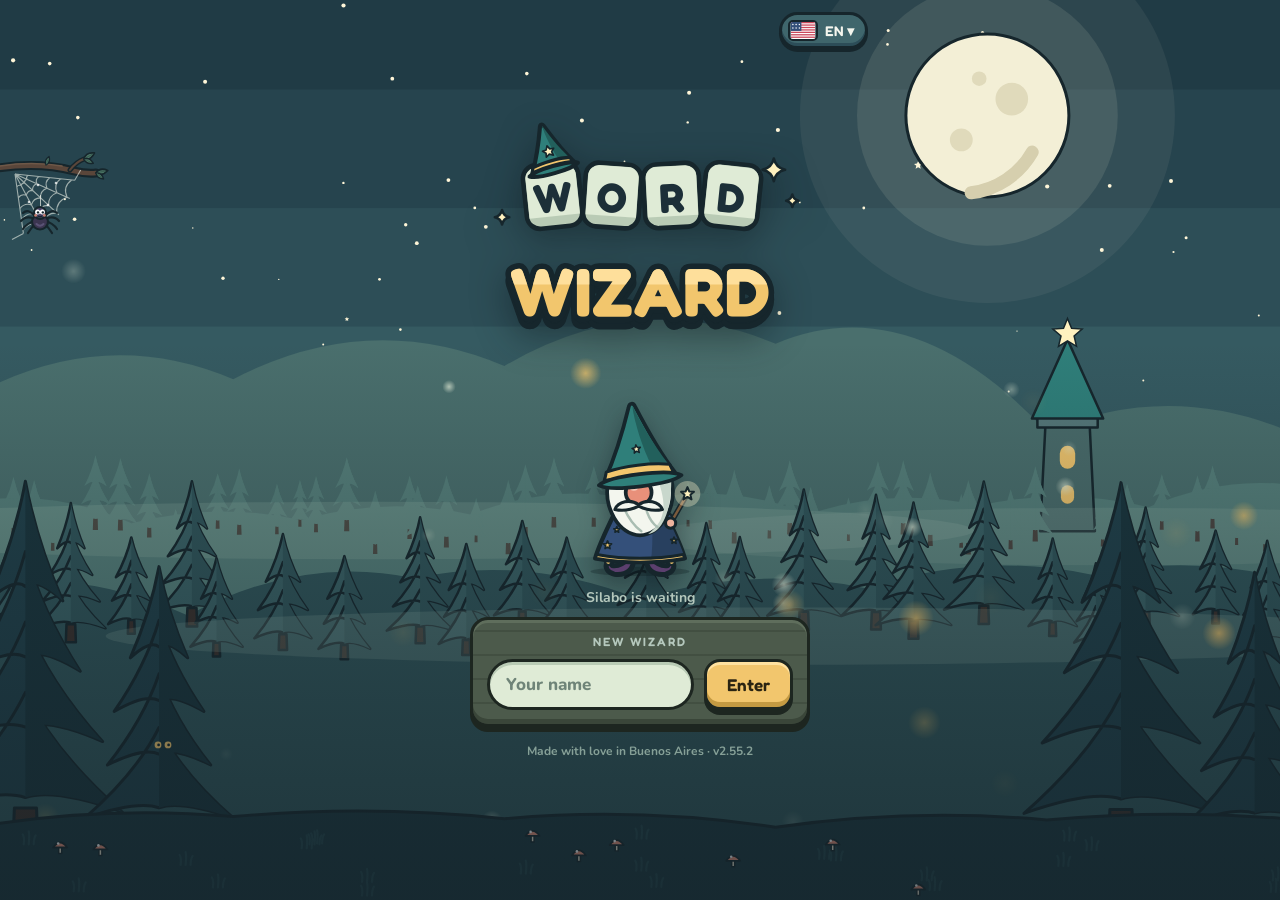
<file: index.html>
<!DOCTYPE html>
<html lang="es" translate="no">
<head>
<meta charset="UTF-8">
<meta name="viewport" content="width=device-width, initial-scale=1.0, viewport-fit=cover, user-scalable=no">
<meta name="color-scheme" content="only dark">
<meta name="google" content="notranslate">
<meta name="theme-color" content="#1c2f38">
<meta name="description" content="Word Wizard: armá todas las palabras que puedas con las letras de la palabra del día. Desafío diario, Torre Arcana con jefes, misiones, logros y rankings.">
<meta property="og:title" content="Word Wizard">
<meta property="og:description" content="Armá todas las palabras que puedas con las letras de la palabra del día. ¿Llegás a Archimago?">
<meta property="og:image" content="https://capralabsgames.com/assets/wordwizard-banner.jpg">
<meta property="og:url" content="https://wordwizard.capralabsgames.com/">
<link rel="canonical" href="https://wordwizard.capralabsgames.com/">
<meta name="twitter:card" content="summary_large_image">
<meta property="og:type" content="website">
<meta name="apple-mobile-web-app-capable" content="yes">
<meta name="apple-mobile-web-app-status-bar-style" content="black-translucent">
<meta name="apple-mobile-web-app-title" content="Word Wizard">
<meta name="mobile-web-app-capable" content="yes">
<title>Word Wizard</title>
<link rel="manifest" href="manifest.json">
<link rel="icon" href="assets/img/wordwizard.ico">
<link rel="icon" type="image/png" sizes="192x192" href="assets/img/icon-192x192.png">
<link rel="apple-touch-icon" href="assets/img/icon-192x192.png">
<link rel="preload" href="assets/fonts/fredoka-600.woff2" as="font" type="font/woff2" crossorigin>
<link rel="preload" href="assets/fonts/nunito-700.woff2" as="font" type="font/woff2" crossorigin>
<link rel="stylesheet" href="css/estilo.css?v=2.55.2">
</head>
<body>

<div id="girar" aria-hidden="true"><b>Girá el celular</b><small>Word Wizard se juega en vertical</small></div>
<div id="fondo" aria-hidden="true">
  <div class="esc-atras" id="esc-atras"></div>
  <canvas id="luces"></canvas>
  <div class="esc-frente" id="esc-frente"></div>
  <div id="vida" class="vida-dormida"></div>
  <div class="oscurecer"></div>
  <div class="destellos" id="destellos"></div>
</div>

<main id="app">

  <!-- ===================== TÍTULO ===================== -->
  <section id="p-titulo" class="pantalla activa con-intro">
    <div class="idioma-chip-caja oculto" id="idioma-chip-caja" data-no-t><button class="idioma-chip" id="idioma-chip" aria-label="Idioma · Language"></button><div class="idioma-menu oculto" id="idioma-menu"></div></div>
    <svg class="logo-titulo" viewBox="0 0 340 196" role="img" aria-label="Word Wizard" xmlns="http://www.w3.org/2000/svg">
        <g class="logo-ficha" style="--i:0"><g transform="rotate(-6 85 52)">
        <rect x="58" y="22" width="54" height="62" rx="13" fill="#b9cbb5" stroke="#16262c" stroke-width="4.5"/>
        <path d="M60.5 35 a10.5 10.5 0 0 1 10.5 -10.5 h28 a10.5 10.5 0 0 1 10.5 10.5 v38 h-49z" fill="#dfebd6"/>
        <text x="85" y="69" text-anchor="middle" class="logo-letra">W</text></g></g>
        <g class="logo-ficha" style="--i:1"><g transform="rotate(4 143 52)">
        <rect x="116" y="22" width="54" height="62" rx="13" fill="#b9cbb5" stroke="#16262c" stroke-width="4.5"/>
        <path d="M118.5 35 a10.5 10.5 0 0 1 10.5 -10.5 h28 a10.5 10.5 0 0 1 10.5 10.5 v38 h-49z" fill="#dfebd6"/>
        <text x="143" y="69" text-anchor="middle" class="logo-letra">O</text></g></g>
        <g class="logo-ficha" style="--i:2"><g transform="rotate(-3 201 52)">
        <rect x="174" y="22" width="54" height="62" rx="13" fill="#b9cbb5" stroke="#16262c" stroke-width="4.5"/>
        <path d="M176.5 35 a10.5 10.5 0 0 1 10.5 -10.5 h28 a10.5 10.5 0 0 1 10.5 10.5 v38 h-49z" fill="#dfebd6"/>
        <text x="201" y="69" text-anchor="middle" class="logo-letra">R</text></g></g>
        <g class="logo-ficha" style="--i:3"><g transform="rotate(6 259 52)">
        <rect x="232" y="22" width="54" height="62" rx="13" fill="#b9cbb5" stroke="#16262c" stroke-width="4.5"/>
        <path d="M234.5 35 a10.5 10.5 0 0 1 10.5 -10.5 h28 a10.5 10.5 0 0 1 10.5 10.5 v38 h-49z" fill="#dfebd6"/>
        <text x="259" y="69" text-anchor="middle" class="logo-letra">D</text></g></g>
        <g class="logo-sombrero"><g transform="translate(86 27) rotate(-16) scale(.4) translate(-100 -118)">
          <path d="M48 114 C66 84 84 44 96 12 C98 5 104 5 106 12 C118 44 134 84 152 114 Z" fill="#2f7f7a" stroke="#16262c" stroke-width="10" stroke-linejoin="round"/>
          <path d="M102 10 C114 44 132 84 152 114 L124 114 C112 84 104 48 102 18 Z" fill="#22605c"/>
          <path d="M100 60 L104.5 69 L114 70 L107 76.5 L109 86 L100 81 L91 86 L93 76.5 L86 70 L95.5 69 Z" fill="#fff1bf" stroke="#16262c" stroke-width="4" stroke-linejoin="round"/>
          <path d="M52 102 C78 96 120 96 146 102 L150 114 L48 114 Z" fill="#f2c66d" stroke="#16262c" stroke-width="8" stroke-linejoin="round"/>
          <path d="M39 120 C57 108 143 108 161 120 C143 132 57 132 39 120 Z" fill="#2f7f7a" stroke="#16262c" stroke-width="10" stroke-linejoin="round"/></g></g>
        <path class="logo-destello" style="animation-delay:0s" d="M300 17 Q301.98 26.02 311 28 Q301.98 29.98 300 39 Q298.02 29.98 289 28 Q298.02 26.02 300 17Z" fill="#fff1bf" stroke="#16262c" stroke-width="2.5" stroke-linejoin="round"/><path class="logo-destello" style="animation-delay:0.7s" d="M318 52 Q319.08 56.92 324 58 Q319.08 59.08 318 64 Q316.92 59.08 312 58 Q316.92 56.92 318 52Z" fill="#fff1bf" stroke="#16262c" stroke-width="2.5" stroke-linejoin="round"/><path class="logo-destello" style="animation-delay:1.3s" d="M36 67 Q37.26 72.74 43 74 Q37.26 75.26 36 81 Q34.74 75.26 29 74 Q34.74 72.74 36 67Z" fill="#fff1bf" stroke="#16262c" stroke-width="2.5" stroke-linejoin="round"/>
        <g class="logo-wizard">
          <text x="170" y="170" text-anchor="middle" class="logo-grande" fill="#16262c" stroke="#16262c" transform="translate(0 7)">WIZARD</text>
          <text x="170" y="170" text-anchor="middle" class="logo-grande" fill="#f2c66d" stroke="#16262c">WIZARD</text>
          <text x="170" y="170" text-anchor="middle" class="logo-grande logo-brillo" fill="#ffe2a0">WIZARD</text>
        </g>
      </svg>
    <div id="mago-titulo" class="mago mago-grande"></div>
    <div class="titulo-nombre">Silabo te espera</div>
    <div id="titulo-cargando" class="parpadea pixel">CARGANDO HECHIZOS...</div>
    <div id="titulo-perfiles" class="oculto">
      <div id="titulo-mago" class="tarjeta-mago oculto"></div>
      <button class="btn btn-primario btn-jugar oculto" id="btn-jugar">▶ Jugar</button>
      <button class="btn btn-secundario btn-cuenta-grande oculto" id="btn-cuenta-entrar">☁️ Entrar con mi cuenta</button>
      <form id="form-nombre" class="form-nombre" autocomplete="off">
        <label for="input-nombre" class="pixel">NUEVO MAGO</label>
        <div class="fila">
          <input id="input-nombre" type="text" maxlength="16" placeholder="Tu nombre" required autocomplete="off" autocorrect="off" autocapitalize="words" spellcheck="false" enterkeyhint="go">
          <button type="submit" class="btn btn-primario">Entrar</button>
        </div>
      </form>
    </div>
    <p class="creditos">Hecho con cariño en Buenos Aires · <span id="version"></span></p>
  </section>

  <!-- ===================== MENÚ ===================== -->
  <section id="p-menu" class="pantalla con-tabs">
    <header class="hud-inicio">
      <button class="hud-yo" id="hud-yo" title="Mi mago"><span class="hud-nivel pixel" id="hud-nivel">1</span><span class="hud-datos"><b id="hud-nombre">—</b><small id="hud-titulo">Aprendiz de letras</small></span></button>
      <button class="chip chip-monedas" id="hud-monedas-btn" title="Tienda"><i class="ic" data-ic="moneda"></i> <b id="hud-monedas">0</b><span class="punto-nuevo oculto" id="hud-tienda-punto"></span></button>
      <button class="chip chip-racha" id="chip-racha" title="Racha diaria y velas"><i class="ic" data-ic="llama"></i> <b id="menu-racha">0</b><span class="chip-velas" id="menu-velas"></span></button>
      <button class="btn-icono btn-musica btn-musica-menu" id="btn-musica-menu" title="Música"><i class="ic" data-ic="nota"></i></button>
    </header>

    <div class="inicio-logo" id="inicio-logo"></div>
    <div class="inicio-mago"><button class="inicio-pase oculto" id="btn-pase-inicio"><i class="sello-pase"></i><span>Pase de Mago</span></button><div class="pase-brillo" aria-hidden="true"><span></span><span></span><span></span><span></span><span></span></div><div id="mago-menu" class="mago mago-inicio"></div></div>

    <div class="inicio-abajo">
      <button class="btn-desafio" id="btn-diario">
        <i class="ic" data-ic="calendario"></i>
        <span class="btn-desafio-texto"><b id="btn-diario-titulo">Jugar el desafío</b><small id="btn-diario-sub">Desafío #1 · 3 minutos</small></span>
        <span class="btn-menu-estado" id="btn-diario-estado"></span>
      </button>
      <button class="inicio-misiones" id="btn-misiones"><span>Misiones de hoy</span><span class="misiones-puntos" id="misiones-puntos"></span></button>
    </div>
  </section>

  <!-- ===================== MI MAGO ===================== -->
  <section id="p-mago" class="pantalla con-tabs">
    <header class="cabecera"><h2 class="pixel">MI MAGO</h2></header>
    <div class="tarjeta-jugador">
      <div class="tarjeta-silabo" id="mago-tarjeta"></div>
      <div class="tarjeta-datos">
        <div class="tarjeta-nombre pixel" id="menu-nombre">—</div>
        <div class="tarjeta-titulo" id="menu-titulo">Aprendiz de letras</div>
        <div class="barra-xp"><div id="menu-xp-fill"></div><span id="menu-xp-txt" class="pixel">NV 1</span></div>
        <div class="tarjeta-chips">
          <span class="chip" title="Monedas"><i class="ic" data-ic="moneda"></i> <b id="menu-monedas">0</b></span>
          <span class="chip" title="Logros"><i class="ic" data-ic="trofeo"></i> <b id="menu-logros">0</b></span>
        </div>
      </div>
    </div>

    <!-- lo que lleva a otro lado, arriba (pedido de Owen, 14/10); después las pestañas para ir mirando -->
    <div class="mago-medallones">
      <button class="medallon oculto" id="btn-logros"><i class="ic" data-ic="trofeo"></i><span>Logros</span></button>
      <button class="medallon oculto" id="btn-stats"><i class="ic" data-ic="grafico"></i><span>Números</span></button>
      <button class="medallon" id="btn-tienda"><i class="ic" data-ic="moneda"></i><span>Tienda</span><span class="punto-nuevo oculto" id="tienda-punto"></span></button>
      <button class="medallon" id="btn-ayuda"><i class="ic" data-ic="pregunta"></i><span>Ayuda</span></button>
      <button class="medallon" id="btn-ajustes"><i class="ic" data-ic="engranaje"></i><span>Ajustes</span></button>
      <button class="medallon oculto" id="btn-idioma" data-no-t><span class="medallon-bandera" id="btn-idioma-bandera"></span><span>Idioma</span></button>
      <button class="medallon btn-instalar oculto" id="btn-instalar"><i class="ic" data-ic="instalar"></i><span>Instalar</span></button>
    </div>

    <section class="misiones" id="misiones">
      <div class="misiones-cab"><span class="pixel">MISIONES DE HOY</span><span id="misiones-estado" class="pixel chico"></span></div>
      <div id="misiones-lista"></div>
      <div id="misiones-temporada" class="misiones-temporada oculto"></div>
    </section>

    <!-- Mi mago (lab/baul.html, opción A con "Mis cosas", elegida por Owen el 14/10): lo tuyo acá; la tienda, aparte -->
    <div class="mago-pestanas" id="mago-pestanas"><button data-mp="cosas" class="on">Mis cosas</button><button data-mp="logros">Logros</button><button data-mp="numeros">Números</button></div>
    <div class="mago-panel" id="mago-panel"></div>

    <button class="btn-opinar" id="btn-comentario"><i class="ic" data-ic="globo"></i><span><b>¿Qué te parece?</b> Ayudanos a mejorar</span></button>
  </section>

  <!-- ===================== PRÁCTICA: CONFIG ===================== -->
  <section id="p-practica" class="pantalla con-tabs">
    <header class="cabecera"><h2 class="pixel">PRÁCTICA</h2></header>
    <p class="texto">Elegí el largo de la palabra base y cómo jugar: 3 minutos contra el reloj, o sin fin, con pistas gratis.</p>
    <p class="practica-quedan" id="practica-quedan"></p>
    <div class="opciones-largo">
      <button class="btn btn-secundario btn-grande" data-largo="7"><b>7</b><small>letras</small></button>
      <button class="btn btn-secundario btn-grande" data-largo="8"><b>8</b><small>letras</small></button>
      <button class="btn btn-secundario btn-grande" data-largo="9"><b>9</b><small>letras</small></button>
    </div>
    <div class="modo-reloj" role="radiogroup" aria-label="Reloj">
      <button class="modo-op sel" data-reloj="1" role="radio" aria-checked="true"><i class="ic" data-ic="arena"></i><b>3 minutos</b><small>contra el reloj</small></button>
      <button class="modo-op" data-reloj="0" role="radio" aria-checked="false"><svg class="ic-inf" viewBox="0 0 32 32" aria-hidden="true"><path d="M16 16 C12 9 5 9 5 16 C5 23 12 23 16 16 C20 9 27 9 27 16 C27 23 20 23 16 16Z" fill="none" stroke="#16262c" stroke-width="6" stroke-linejoin="round"/><path d="M16 16 C12 9 5 9 5 16 C5 23 12 23 16 16 C20 9 27 9 27 16 C27 23 20 23 16 16Z" fill="none" stroke="#92afa1" stroke-width="3" stroke-linejoin="round"/></svg><b>Sin fin</b><small>todo lo que quieras</small></button>
      <input type="checkbox" id="practica-reloj" checked hidden>
    </div>
    <h3 class="archivo-titulo">Archivo de desafíos</h3>
    <p class="texto archivo-texto">Los desafíos de días anteriores, con reloj y sin poderes. No cuentan para el ranking ni para la racha.</p>
    <div class="archivo-filtros" id="archivo-filtros"><button data-f="todos" class="on">Todos</button><button data-f="pendientes">Sin jugar</button><button data-f="jugados">Jugados</button></div>
    <button class="btn btn-secundario archivo-sig oculto" id="archivo-sig"></button>
    <div class="archivo" id="archivo"></div>
  </section>

  <!-- ===================== CAMINO DE LA TORRE ===================== -->
  <section id="p-mapa" class="pantalla">
    <header class="cabecera"><button class="btn-icono btn-volver" id="mapa-salir"><i class="ic" data-ic="volver"></i></button><h2 class="pixel titulo-capitulo"><small>CAPÍTULO 1</small>LA TORRE ARCANA</h2><div class="mapa-vidas" id="mapa-vidas"></div></header>
    <div class="mapa" id="mapa"></div>
    <div class="mapa-panel">
      <div class="mapa-info" id="mapa-info"></div>
      <div class="fila"><button class="btn btn-secundario" id="mapa-tienda"><i class="ic" data-ic="moneda"></i> Tienda</button><button class="btn btn-primario" id="mapa-jugar">Empezar</button></div>
    </div>
  </section>

  <!-- ===================== CAMPAÑAS (v2.44: el libro de capítulos, lab/libro-capitulos.html) ===================== -->
  <section id="p-campanas" class="pantalla con-tabs">
    <header class="cabecera"><h2 class="pixel">AVENTURA</h2></header>
    <div class="campanas-libro" id="campanas-libro"></div>
  </section>
  <div class="campana-abierta" id="campana-abierta" aria-hidden="true"></div>

  <!-- ===================== JUEGO ===================== -->
  <section id="p-juego" class="pantalla">
    <div class="hud">
      <button class="btn-icono" id="btn-salir" title="Salir"><i class="ic" data-ic="cerrar"></i></button>
      <button class="btn-icono btn-musica" id="btn-musica-juego" title="Música"><i class="ic" data-ic="nota"></i></button>
      <div class="hud-centro">
        <div class="hud-modo pixel" id="hud-modo">DESAFÍO #1</div>
        <div class="hud-vidas" id="hud-vidas"></div>
      </div>
      <div class="hud-tiempo pixel" id="hud-tiempo">3:00</div>
      <button class="btn-saltar-guia" id="btn-saltar-guia">Saltar</button>
      <div class="hud-puntos pixel"><span id="hud-puntos">0</span><small>PTS</small></div>
    </div>
    <div class="barra-tiempo"><div id="barra-tiempo-fill"></div></div>

    <div class="progreso" id="progreso">
      <div class="rango-actual"><span id="rango-icono">🕯️</span><span id="rango-nombre" class="pixel chico">APRENDIZ</span></div>
      <div class="barra-rango" id="barra-rango"><div id="barra-rango-fill"></div><div class="marcas" id="barra-marcas"></div></div>
      <span id="progreso-txt" class="pixel chico">0/0</span>
    </div>

    <div class="escenario" id="escenario">
      <div id="mago-juego" class="mago mago-chico"></div>
      <div class="globo" id="globo" aria-live="polite">¡Vamos!</div>
      <div id="mago-jefe" class="mago mago-chico jefe oculto"></div>
      <div id="jefe-viento" class="mago-chico jefe-viento oculto" aria-hidden="true"></div>
      <div class="combo pixel" id="combo"></div>
      <div class="flotantes" id="flotantes"></div>
    </div>

    <div class="palabra-actual" id="palabra-actual" aria-live="polite"><span class="placeholder">Tocá las letras o escribí</span></div>

    <div class="fichas" id="fichas"></div>

    <div class="acciones">
      <button class="btn btn-secundario" id="btn-borrar"><i class="ic" data-ic="borrar"></i> Borrar</button>
      <button class="btn btn-secundario" id="btn-mezclar"><i class="ic" data-ic="mezclar"></i> Mezclar</button>
      <button class="btn btn-primario" id="btn-enviar"><i class="ic" data-ic="enviar"></i> Enviar</button>
    </div>

    <div class="poderes" id="poderes">
      <button class="poder" data-poder="pista" title="Pista: muestra el principio de una palabra que falta"><i class="ic" data-ic="pista"></i><small id="poder-pista-n"></small></button>
      <button class="poder" data-poder="tiempo" title="Reloj de arena: +20 segundos"><i class="ic" data-ic="arena"></i><small id="poder-tiempo-n"></small></button>
      <button class="poder" data-poder="ojo" title="Ojo arcano: revela una palabra entera (vale la mitad)"><i class="ic" data-ic="ojo"></i><small id="poder-ojo-n"></small></button>
      <button class="poder" data-poder="escudo" title="Escudo: los errores no cortan el combo"><i class="ic" data-ic="escudo"></i><small id="poder-escudo-n"></small></button>
      <button class="poder poder-atajo poder-aliados oculto" data-poder="aliados" title="Aliados: las ayudas de tus compañeros de Aventura"><span class="atajo-cara" id="aliados-cara"></span><small id="poder-aliados-n"></small></button>
      <button class="btn btn-secundario btn-terminar" id="btn-terminar">Terminar</button>
      <div class="aliados oculto" id="aliados" role="menu"></div>
    </div>

    <div class="encontradas">
      <div class="encontradas-cab"><span class="pixel chico">ENCONTRADAS</span> <b id="enc-n">0</b></div>
      <div id="grilla" class="grilla"></div>
      <div id="lista-encontradas" class="lista-chips"></div>
    </div>
  </section>

  <!-- ===================== RESULTADO ===================== -->
  <section id="p-resultado" class="pantalla">
    <div id="mago-resultado" class="mago mago-medio mago-resultado"></div>
    <h2 class="pixel titulo-resultado" id="res-titulo">¡TIEMPO!</h2>
    <!-- v2.29: una sola placa (variante A de lab/resultado.html): antes cada número era una tablita igual a los botones -->
    <div class="res-placa"><span class="clavo izq"></span><span class="clavo der"></span>
      <div class="res-rango"><span class="res-rango-icono" id="res-rango-icono">🧙</span><div><small id="res-rango-sub">Rango</small><b id="res-rango-nombre">Mago</b></div></div>
      <div class="res-grilla">
        <div class="res-stat"><b id="res-puntos">0</b><small>puntos</small></div>
        <div class="res-stat"><b id="res-palabras-n">0/0</b><small>palabras</small></div>
        <div class="res-stat"><b id="res-mejor">—</b><small>mejor palabra</small></div>
        <div class="res-stat"><b id="res-combo">0</b><small>combo máx.</small></div>
      </div>
      <div class="res-recompensas">
        <div class="res-xp"><span class="pixel chico">XP</span><div class="barra-xp"><div id="res-xp-fill"></div><span id="res-xp-txt" class="pixel">NV 1</span></div><span class="res-xp-mas" id="res-xp-mas">+0</span></div>
        <div class="res-monedas" id="res-monedas">🪙 +0</div>
      </div>
    </div>
    <div id="res-logros" class="res-logros"></div>
    <div class="res-botones">
      <button class="btn btn-primario" id="btn-compartir"><i class="ic" data-ic="compartir"></i> Compartir</button>
      <button class="btn btn-secundario" id="btn-ver-palabras"><i class="ic" data-ic="libro"></i> Ver palabras</button>
      <button class="btn btn-secundario" id="btn-otra"><i class="ic" data-ic="repetir"></i> Otra</button>
      <button class="btn btn-secundario" id="btn-res-menu"><i class="ic" data-ic="casa"></i> Menú</button>
    </div>
    <div id="res-palabras" class="res-palabras oculto"></div>
  </section>

  <!-- ===================== RANKINGS ===================== -->
  <section id="p-rankings" class="pantalla con-tabs">
    <header class="cabecera"><h2 class="pixel">RANKINGS</h2></header>
    <div class="tabs" id="tabs-ranking">
      <button class="tab activa" data-tab="hoy">Hoy</button>
      <button class="tab" data-tab="semana">Semana</button>
      <button class="tab" data-tab="torre">Torre</button>
      <button class="tab oculto" data-tab="local" id="tab-local">Este celular</button>
    </div>
    <div id="ranking-contenido" class="ranking"></div>
    <p class="nota" id="ranking-nota">Rankings de este dispositivo.</p>
  </section>

  <!-- ===================== ESTADÍSTICAS ===================== -->
  <section id="p-stats" class="pantalla">
    <header class="cabecera"><button class="btn-icono btn-volver" data-volver="p-mago"><i class="ic" data-ic="volver"></i></button><h2 class="pixel">ESTADÍSTICAS</h2></header>
    <div id="stats-contenido" class="stats"></div>
  </section>

  <!-- ===================== LOGROS ===================== -->
  <section id="p-logros" class="pantalla">
    <header class="cabecera"><button class="btn-icono btn-volver" data-volver="p-mago"><i class="ic" data-ic="volver"></i></button><h2 class="pixel">LOGROS</h2></header>
    <p class="texto" id="logros-resumen"></p>
    <div id="logros-grilla" class="logros-grilla"></div>
  </section>

  <!-- ===================== AYUDA ===================== -->
  <section id="p-ayuda" class="pantalla">
    <header class="cabecera"><button class="btn-icono btn-volver" data-volver="p-mago"><i class="ic" data-ic="volver"></i></button><h2 class="pixel">CÓMO JUGAR</h2></header>
    <div class="ayuda" data-idioma="es">
      <h3>La idea</h3>
      <p>Silabo, el maguito, te da las letras de una palabra. Tenés que armar todas las palabras que puedas con ellas, en cualquier orden, cada letra tantas veces como aparece. Mínimo 3 letras. Valen plurales y conjugaciones. La palabra base entera da un bonus grande.</p>
      <div class="ejemplo"><b>Ejemplo:</b> con <b>C A M I N A R</b> podés armar <i>cama</i>, <i>mina</i>, <i>rima</i>, <i>cría</i>, <i>armar</i>… y <i>caminar</i>.</div>
      <h3>Puntos</h3>
      <table class="tabla-puntos">
        <tr><td>3 letras</td><td>1</td><td>4 letras</td><td>2</td></tr>
        <tr><td>5 letras</td><td>4</td><td>6 letras</td><td>7</td></tr>
        <tr><td>7 letras</td><td>10</td><td>8 letras</td><td>14</td></tr>
        <tr><td>9 letras</td><td>18</td><td>Palabra base</td><td>+15</td></tr>
      </table>
      <p><b>Combo:</b> si acertás palabras seguidas (menos de 6 segundos entre una y otra), desde la tercera cada palabra vale más: ×1,25, ×1,5, ×1,75 y hasta ×2. Un error lo corta. El rango del desafío se calcula sin el combo, así es parejo para todos.</p>
      <h3>Modos</h3>
      <p><b>📅 Desafío diario:</b> la misma palabra para todos, 3 minutos, una vez por día. Si cerrás el juego, el reloj sigue corriendo. Sumás racha y subís de rango: Aprendiz, Iniciado, Conjurador, Hechicero, Mago, Archimago, Leyenda y Omnisciente. Compartí tu resultado.</p>
      <p><b>🗼 Torre Arcana:</b> subís por cuatro lugares (cueva de cristales, biblioteca encantada, cumbre nevada y cielo). Cada piso es una palabra y un objetivo de puntos con 75 segundos. Tenés 3 vidas. Cada 5 pisos te espera un <b>jefe</b>: tus palabras le sacan vida y tenés 110 segundos para vencerlo. Cada piso ganado da monedas (la Torre da hasta 150 por día).</p>
      <p><b>🧘 Práctica:</b> sin reloj, con pistas gratis. Para aprender palabras.</p>
      <p><b>👪 Familias:</b> el plural o la conjugación de una palabra que ya encontraste vale la mitad (gato → gatos, canto → cantaba).</p>
      <h3>Vela de racha</h3>
      <p>Tocá tu racha en el menú para comprar una vela (60 monedas, hasta 2). Si un día no jugás el desafío, se consume una vela y la racha no se corta.</p>
      <h3>Misiones</h3>
      <p>Cada día hay tres misiones (las mismas para todos). Cada una da 15 monedas y 30 XP; las tres juntas, un bonus.</p>
      <h3>Poderes</h3>
      <p>💡 <b>Pista:</b> muestra el principio de una palabra que te falta. ⏳ <b>Reloj de arena:</b> +20 segundos. 👁️ <b>Ojo arcano:</b> revela una palabra entera (vale la mitad). 🛡️ <b>Escudo:</b> los errores no cortan el combo. Se compran con monedas en la Torre, con un límite por piso (2 pistas, 1 reloj, 1 ojo, 1 escudo); en el diario no se usan.</p>
      <h3>Grilla de pistas</h3>
      <p>Debajo de las encontradas se ve cuántas palabras hay de cada largo y cuántas llevás. Se puede apagar en Ajustes.</p>
      <h3>Teclado</h3>
      <p>Podés escribir con el teclado físico: <kbd>Enter</kbd> envía, <kbd>⌫</kbd> borra, <kbd>Espacio</kbd> mezcla, <kbd>Esc</kbd> limpia.</p>
    </div>
    <div class="ayuda" data-idioma="en">
      <h3>The idea</h3>
      <p>Silabo, the little wizard, gives you the letters of a word. Make as many words as you can with them, in any order, using each letter as many times as it appears. At least 3 letters. Plurals and verb forms count. The whole base word gives a big bonus.</p>
      <div class="ejemplo"><b>Example:</b> with <b>P L A N E T S</b> you can make <i>plan</i>, <i>lane</i>, <i>pets</i>, <i>slant</i>, <i>plates</i>… and <i>planets</i>.</div>
      <h3>Points</h3>
      <table class="tabla-puntos">
        <tr><td>3 letters</td><td>1</td><td>4 letters</td><td>2</td></tr>
        <tr><td>5 letters</td><td>4</td><td>6 letters</td><td>7</td></tr>
        <tr><td>7 letters</td><td>10</td><td>8 letters</td><td>14</td></tr>
        <tr><td>9 letters</td><td>18</td><td>Base word</td><td>+15</td></tr>
      </table>
      <p><b>Combo:</b> score words in a row (less than 6 seconds apart) and from the third one on each word is worth more: ×1.25, ×1.5, ×1.75 and up to ×2. A mistake breaks it. The challenge rank is worked out without the combo, so it's fair for everyone.</p>
      <h3>Modes</h3>
      <p><b>📅 Daily challenge:</b> the same word for everyone, 3 minutes, once a day. If you close the game, the clock keeps running. Build your streak and climb the ranks: Apprentice, Initiate, Conjurer, Sorcerer, Wizard, Archmage, Legend and Omniscient. Share your result.</p>
      <p><b>🗼 Arcane Tower:</b> climb through four places (crystal cave, enchanted library, snowy peak and sky). Each floor is a word and a points goal with 75 seconds. You have 3 lives. Every 5 floors a <b>boss</b> is waiting: your words drain its life and you have 110 seconds to beat it. Each cleared floor gives coins (the Tower gives up to 150 a day).</p>
      <p><b>🧘 Practice:</b> no clock, free hints. To learn new words.</p>
      <h3>Streak candle</h3>
      <p>Tap your streak on the home screen to buy a candle (60 coins, up to 2). If you skip the challenge one day, a candle burns out and your streak survives.</p>
      <h3>Quests</h3>
      <p>Every day there are three quests (the same for everyone). Each gives 15 coins and 30 XP; all three together, a bonus.</p>
      <h3>Powers</h3>
      <p>💡 <b>Hint:</b> shows the start of a word you're missing. ⏳ <b>Hourglass:</b> +20 seconds. 👁️ <b>Arcane eye:</b> reveals a whole word (worth half). 🛡️ <b>Shield:</b> mistakes don't break your combo. Buy them with coins in the Tower, with a limit per floor (2 hints, 1 hourglass, 1 eye, 1 shield); they're not used in the daily challenge.</p>
      <h3>Hint grid</h3>
      <p>Below your found words you can see how many words there are of each length and how many you have. You can turn it off in Settings.</p>
      <h3>Keyboard</h3>
      <p>You can type with a physical keyboard: <kbd>Enter</kbd> submits, <kbd>⌫</kbd> deletes, <kbd>Space</kbd> shuffles, <kbd>Esc</kbd> clears.</p>
    </div>
    <div class="ayuda" data-idioma="pt">
      <h3>A ideia</h3>
      <p>Silabo, o pequeno mago, te dá as letras de uma palavra. Forme todas as palavras que conseguir com elas, em qualquer ordem, usando cada letra quantas vezes ela aparecer. Mínimo 3 letras. Plurais e verbos conjugados valem. A palavra-base inteira dá um bônus grande.</p>
      <div class="ejemplo"><b>Exemplo:</b> com <b>P L A N E T A</b> dá para formar <i>pena</i>, <i>tela</i>, <i>pata</i>, <i>lenta</i>, <i>planta</i>… e <i>planeta</i>.</div>
      <h3>Pontos</h3>
      <table class="tabla-puntos">
        <tr><td>3 letras</td><td>1</td><td>4 letras</td><td>2</td></tr>
        <tr><td>5 letras</td><td>4</td><td>6 letras</td><td>7</td></tr>
        <tr><td>7 letras</td><td>10</td><td>8 letras</td><td>14</td></tr>
        <tr><td>9 letras</td><td>18</td><td>Palavra-base</td><td>+15</td></tr>
      </table>
      <p><b>Combo:</b> se você acertar palavras seguidas (menos de 6 segundos entre uma e outra), a partir da terceira cada palavra vale mais: ×1,25, ×1,5, ×1,75 e até ×2. Um erro quebra o combo. O nível do desafio é calculado sem o combo, para ser justo com todos.</p>
      <p><b>Palavras extras:</b> as palavras muito raras também valem e somam pontos, mas não entram na conta do total: ninguém precisa conhecê-las.</p>
      <h3>Modos</h3>
      <p><b>📅 Desafio diário:</b> a mesma palavra para todos, 3 minutos, uma vez por dia. Se você fechar o jogo, o relógio continua correndo. Aumente sua sequência e suba de nível: Aprendiz, Iniciado, Conjurador, Feiticeiro, Mago, Arquimago, Lenda e Onisciente. Compartilhe seu resultado.</p>
      <p><b>🗼 Torre Arcana:</b> suba por quatro lugares (caverna de cristais, biblioteca encantada, pico nevado e céu). Cada andar é uma palavra e uma meta de pontos com 75 segundos. Você tem 3 vidas. A cada 5 andares um <b>chefão</b> te espera: suas palavras tiram a vida dele e você tem 110 segundos para vencê-lo. Cada andar vencido dá moedas (a Torre dá até 150 por dia).</p>
      <p><b>🧘 Treino:</b> sem relógio, com dicas grátis. Para aprender palavras.</p>
      <h3>Vela da sequência</h3>
      <p>Toque na sua sequência no início para comprar uma vela (60 moedas, até 2). Se um dia você não jogar o desafio, uma vela se apaga e a sequência não se quebra.</p>
      <h3>Missões</h3>
      <p>Todo dia há três missões (as mesmas para todos). Cada uma dá 15 moedas e 30 XP; as três juntas, um bônus.</p>
      <h3>Poderes</h3>
      <p>💡 <b>Dica:</b> mostra o começo de uma palavra que falta. ⏳ <b>Ampulheta:</b> +20 segundos. 👁️ <b>Olho arcano:</b> revela uma palavra inteira (vale a metade). 🛡️ <b>Escudo:</b> os erros não quebram o combo. Compre com moedas na Torre, com um limite por andar (2 dicas, 1 ampulheta, 1 olho, 1 escudo); no desafio diário não são usados.</p>
      <h3>Grade de dicas</h3>
      <p>Embaixo das encontradas aparece quantas palavras há de cada tamanho e quantas você já tem. Dá para desligar nos Ajustes.</p>
      <h3>Teclado</h3>
      <p>Você pode digitar no teclado físico: <kbd>Enter</kbd> envia, <kbd>⌫</kbd> apaga, <kbd>Espaço</kbd> embaralha, <kbd>Esc</kbd> limpa.</p>
    </div>
  </section>

  <!-- ===================== AJUSTES ===================== -->
  <section id="p-ajustes" class="pantalla">
    <header class="cabecera"><button class="btn-icono btn-volver" data-volver="p-mago"><i class="ic" data-ic="volver"></i></button><h2 class="pixel">AJUSTES</h2></header>
    <div class="ajustes">
      <label class="check"><input type="checkbox" id="aj-sonido"> Efectos de sonido</label>
      <label class="check"><input type="checkbox" id="aj-musica"> Música</label>
      <label class="check"><input type="checkbox" id="aj-vibracion"> Vibración (celular)</label>
      <label class="check"><input type="checkbox" id="aj-grilla"> Grilla de pistas por largo</label>
      <label class="idioma-fila oculto" id="aj-recordatorio-fila"><span>Recordatorio del desafío</span><select id="aj-recordatorio"><option value="">Apagado</option><option value="9">9:00</option><option value="13">13:00</option><option value="19">19:00</option><option value="21">21:00</option></select></label>
      <label class="idioma-fila"><span>Tamaño de letra</span><select id="aj-letra"><option value="1">Normal</option><option value="1.18">Grande</option><option value="1.36">Muy grande</option></select></label>
      <label class="idioma-fila"><span data-no-t>Idioma · Language</span><select id="aj-idioma" data-no-t><option value="es">Español</option><option value="en">English</option><option value="pt">Português</option></select></label>
      <div id="aj-cuenta" class="oculto"></div>
      <h3>Perfil</h3>
      <div class="fila">
        <button class="btn btn-secundario" id="aj-nombre">Cambiar nombre</button>
      </div>
      <div class="fila">
        <button class="btn btn-secundario" id="aj-tutorial">Ver tutorial</button>
        <button class="btn btn-secundario" id="aj-exportar">Exportar progreso</button>
      </div>
      <div class="fila">
        <button class="btn btn-secundario oculto" id="aj-instalar"><i class="ic" data-ic="instalar"></i> Instalar app</button>
        <button class="btn btn-secundario" id="aj-invitar"><i class="ic" data-ic="compartir"></i> Invitar a jugar (QR)</button>
        <button class="btn btn-peligro" id="aj-borrar">Borrar este mago</button>
      </div>
      <p class="nota" id="aj-info"></p>
      <p class="nota"><a href="privacidad.html" target="_blank" rel="noopener" style="color:var(--bronce-hi)">Privacidad</a> · <a href="terminos.html" target="_blank" rel="noopener" style="color:var(--bronce-hi)">Términos</a></p>
    </div>
  </section>

  <!-- ===================== PESTAÑAS ===================== -->
  <nav class="tabbar oculto" id="tabbar">
    <button data-tab="p-menu" id="tab-inicio"><i class="ic" data-ic="casa"></i><span>Inicio</span></button>
    <button data-tab="p-campanas" id="btn-arcade"><i class="ic" data-ic="torre"></i><span>Aventura</span></button>
    <button data-tab="p-practica" id="btn-practica"><i class="ic" data-ic="vela"></i><span>Práctica</span></button>
    <button data-tab="p-rankings" id="btn-rankings"><i class="ic" data-ic="medalla"></i><span>Rankings</span></button>
    <button data-tab="p-mago" id="tab-mago"><i class="ic" data-ic="escudo"></i><span>Mi mago</span></button>
  </nav>
</main>

<div id="toasts" aria-live="polite"></div>
<div id="modal" class="modal oculto"><div class="modal-caja" id="modal-caja" role="dialog" aria-modal="true"></div></div>

<script src="js/reportes.js?v=2.55.2"></script>
<script src="js/i18n.js?v=2.55.2"></script>
<script src="js/i18n-en.js?v=2.55.2"></script>
<script src="js/i18n-pt.js?v=2.55.2"></script>
<script>
  // si un archivo no llegó (la página nueva bajó pero sus scripts no, por la señal), se reintenta una vez sola;
  // si tampoco, se avisa en vez de quedar la pantalla en blanco
  window.WWFalla = function () {
    if (window.WWFalla.avisado) return;
    window.WWFalla.avisado = true;
    // un solo reporte con lo que sirve para entender por qué no llegó (antes llegaban dos errores sueltos sin contexto)
    var faltan = ['WWI18n', 'WW', 'WWEstado'].filter(function (k) { return !window[k]; }).join(',');
    var otraVez = false; try { otraVez = !!sessionStorage.getItem('ww.reintento'); } catch (e) { /* nada */ }
    if (window.WWReportes) WWReportes.error('Arranque: no cargaron los archivos del juego', { faltan: faltan, enLinea: navigator.onLine, sw: !!(navigator.serviceWorker && navigator.serviceWorker.controller), reintento: otraVez });
    try { if (!sessionStorage.getItem('ww.reintento')) { sessionStorage.setItem('ww.reintento', '1'); setTimeout(function () { location.reload(); }, 800); return; } } catch (e) { /* nada */ }
    document.body.insertAdjacentHTML('beforeend', '<p style="position:fixed;inset:auto 16px 40px;padding:14px;border-radius:14px;background:#1c2f38;color:#e9f1ea;font:700 16px sans-serif;text-align:center;z-index:99">No se pudo cargar el juego (¿hay señal?). Cerralo y abrilo de nuevo.</p>');
  };
  if (!window.WWI18n) WWFalla();
  // diccionario, desafíos y totales del idioma elegido
  else for (const n of ['diccionario', 'desafios', 'totales', 'torre', 'capitulos']) document.write('<script src="' + WWI18n.datos + n + '.js?v=2.55.2"><\/script>');
</script>
<script src="js/motor.js?v=2.55.2"></script>
<script src="js/silabo.js?v=2.55.2"></script>
<script src="js/iconos.js?v=2.55.2"></script>
  <script src="js/logros-iconos.js?v=2.55.2"></script>
<script src="js/mago.js?v=2.55.2"></script>
<script src="js/mapa.js?v=2.55.2"></script>
<script src="js/escena.js?v=2.55.2"></script>
<script src="js/vida.js?v=2.55.2"></script>
<script src="js/audio.js?v=2.55.2"></script>
<script src="js/logros.js?v=2.55.2"></script>
<script src="js/estado.js?v=2.55.2"></script>
<script src="js/ranking.js?v=2.55.2"></script>
<script src="js/compras.js?v=2.55.2"></script>
<script src="js/cuenta.js?v=2.55.2"></script>
<script src="js/recordatorio.js?v=2.55.2"></script>
<script src="js/metricas.js?v=2.55.2"></script>
<script src="js/tarjeta.js?v=2.55.2"></script>
<script src="js/elenco.js?v=2.55.2"></script>
<script src="js/campanas.js?v=2.55.2"></script>
<script src="js/app.js?v=2.55.2"></script>
</body>
</html>
</file>
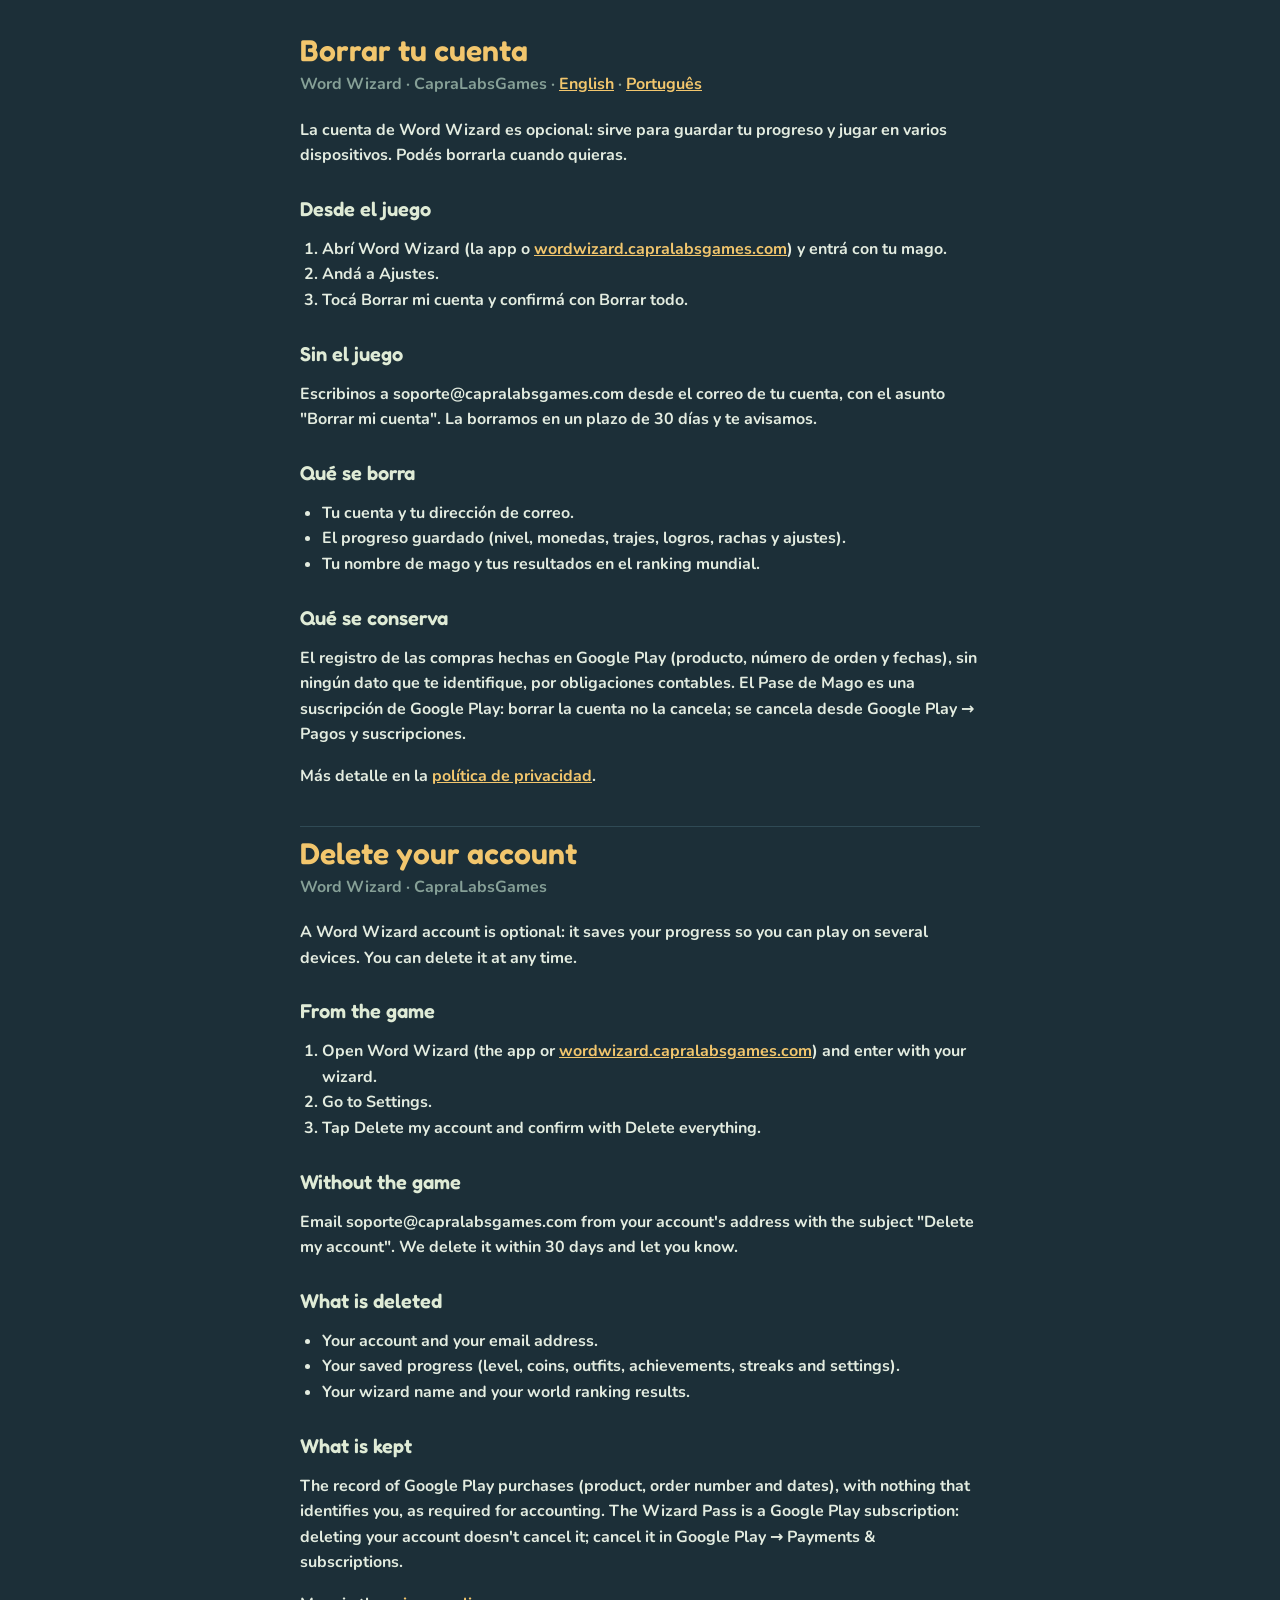
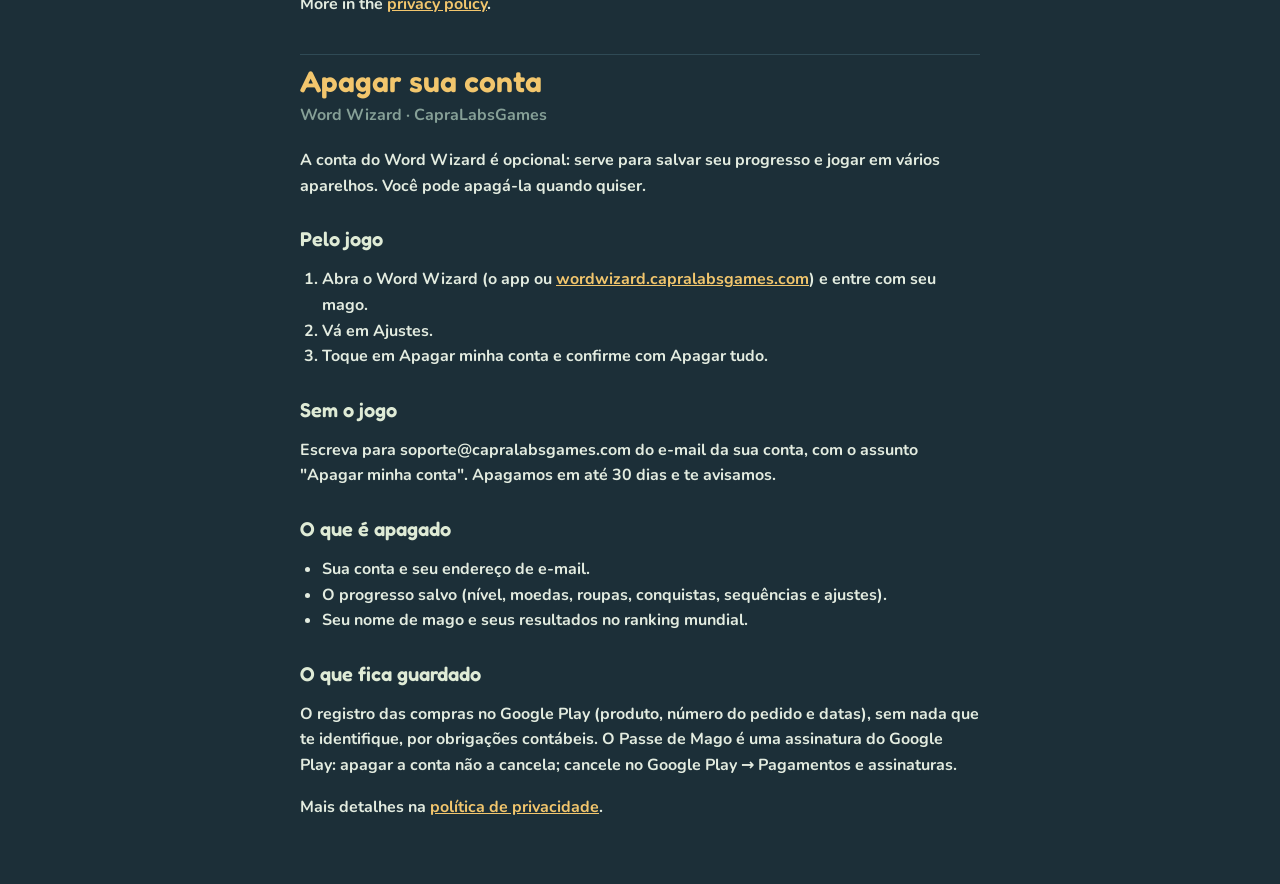
<file: borrar-cuenta.html>
<!DOCTYPE html>
<html lang="es">
<head>
<meta charset="UTF-8">
<meta name="viewport" content="width=device-width, initial-scale=1.0">
<meta name="color-scheme" content="only light">
<title>Borrar tu cuenta · Word Wizard</title>
<meta name="description" content="Cómo borrar tu cuenta de Word Wizard (CapraLabsGames) y qué datos se borran.">
<style>
  @font-face { font-family: 'Fredoka'; src: url(assets/fonts/fredoka-600.woff2) format('woff2'); font-weight: 600; font-display: swap; }
  @font-face { font-family: 'Nunito'; src: url(assets/fonts/nunito-400.woff2) format('woff2'); font-weight: 400; font-display: swap; }
  @font-face { font-family: 'Nunito'; src: url(assets/fonts/nunito-700.woff2) format('woff2'); font-weight: 700; font-display: swap; }
  :root { color-scheme: dark; }
  body { margin: 0; background: #1c2f38; color: #e3ece0; font: 600 16px/1.6 'Nunito', system-ui, sans-serif; }
  main { max-width: 680px; margin: 0 auto; padding: 32px 18px 48px; }
  h1 { font: 700 30px 'Fredoka', sans-serif; color: #f2c66d; margin: 0 0 4px; }
  h2 { font: 600 20px 'Fredoka', sans-serif; color: #dfebd6; margin: 28px 0 6px; }
  .fecha { color: #86a097; margin: 0 0 20px; }
  a { color: #f2c66d; }
  ol, ul { padding-left: 22px; }
  section + section { border-top: 1px solid #2f4a55; margin-top: 36px; padding-top: 8px; }
</style>
</head>
<body>
<main>
  <section lang="es">
    <h1>Borrar tu cuenta</h1>
    <p class="fecha">Word Wizard · CapraLabsGames · <a href="#en">English</a> · <a href="#pt">Português</a></p>
    <p>La cuenta de Word Wizard es opcional: sirve para guardar tu progreso y jugar en varios dispositivos. Podés borrarla cuando quieras.</p>
    <h2>Desde el juego</h2>
    <ol>
      <li>Abrí Word Wizard (la app o <a href="https://wordwizard.capralabsgames.com/">wordwizard.capralabsgames.com</a>) y entrá con tu mago.</li>
      <li>Andá a <b>Ajustes</b>.</li>
      <li>Tocá <b>Borrar mi cuenta</b> y confirmá con <b>Borrar todo</b>.</li>
    </ol>
    <h2>Sin el juego</h2>
    <p>Escribinos a <b>soporte@capralabsgames.com</b> desde el correo de tu cuenta, con el asunto "Borrar mi cuenta". La borramos en un plazo de 30 días y te avisamos.</p>
    <h2>Qué se borra</h2>
    <ul>
      <li>Tu cuenta y tu dirección de correo.</li>
      <li>El progreso guardado (nivel, monedas, trajes, logros, rachas y ajustes).</li>
      <li>Tu nombre de mago y tus resultados en el ranking mundial.</li>
    </ul>
    <h2>Qué se conserva</h2>
    <p>El registro de las compras hechas en Google Play (producto, número de orden y fechas), sin ningún dato que te identifique, por obligaciones contables. El Pase de Mago es una suscripción de Google Play: borrar la cuenta no la cancela; se cancela desde Google Play → Pagos y suscripciones.</p>
    <p>Más detalle en la <a href="privacidad.html">política de privacidad</a>.</p>
  </section>

  <section lang="en" id="en">
    <h1>Delete your account</h1>
    <p class="fecha">Word Wizard · CapraLabsGames</p>
    <p>A Word Wizard account is optional: it saves your progress so you can play on several devices. You can delete it at any time.</p>
    <h2>From the game</h2>
    <ol>
      <li>Open Word Wizard (the app or <a href="https://wordwizard.capralabsgames.com/">wordwizard.capralabsgames.com</a>) and enter with your wizard.</li>
      <li>Go to <b>Settings</b>.</li>
      <li>Tap <b>Delete my account</b> and confirm with <b>Delete everything</b>.</li>
    </ol>
    <h2>Without the game</h2>
    <p>Email <b>soporte@capralabsgames.com</b> from your account's address with the subject "Delete my account". We delete it within 30 days and let you know.</p>
    <h2>What is deleted</h2>
    <ul>
      <li>Your account and your email address.</li>
      <li>Your saved progress (level, coins, outfits, achievements, streaks and settings).</li>
      <li>Your wizard name and your world ranking results.</li>
    </ul>
    <h2>What is kept</h2>
    <p>The record of Google Play purchases (product, order number and dates), with nothing that identifies you, as required for accounting. The Wizard Pass is a Google Play subscription: deleting your account doesn't cancel it; cancel it in Google Play → Payments &amp; subscriptions.</p>
    <p>More in the <a href="privacy.html">privacy policy</a>.</p>
  </section>

  <section lang="pt" id="pt">
    <h1>Apagar sua conta</h1>
    <p class="fecha">Word Wizard · CapraLabsGames</p>
    <p>A conta do Word Wizard é opcional: serve para salvar seu progresso e jogar em vários aparelhos. Você pode apagá-la quando quiser.</p>
    <h2>Pelo jogo</h2>
    <ol>
      <li>Abra o Word Wizard (o app ou <a href="https://wordwizard.capralabsgames.com/">wordwizard.capralabsgames.com</a>) e entre com seu mago.</li>
      <li>Vá em <b>Ajustes</b>.</li>
      <li>Toque em <b>Apagar minha conta</b> e confirme com <b>Apagar tudo</b>.</li>
    </ol>
    <h2>Sem o jogo</h2>
    <p>Escreva para <b>soporte@capralabsgames.com</b> do e-mail da sua conta, com o assunto "Apagar minha conta". Apagamos em até 30 dias e te avisamos.</p>
    <h2>O que é apagado</h2>
    <ul>
      <li>Sua conta e seu endereço de e-mail.</li>
      <li>O progresso salvo (nível, moedas, roupas, conquistas, sequências e ajustes).</li>
      <li>Seu nome de mago e seus resultados no ranking mundial.</li>
    </ul>
    <h2>O que fica guardado</h2>
    <p>O registro das compras no Google Play (produto, número do pedido e datas), sem nada que te identifique, por obrigações contábeis. O Passe de Mago é uma assinatura do Google Play: apagar a conta não a cancela; cancele no Google Play → Pagamentos e assinaturas.</p>
    <p>Mais detalhes na <a href="privacidade.html">política de privacidade</a>.</p>
  </section>
</main>
</body>
</html>
</file>
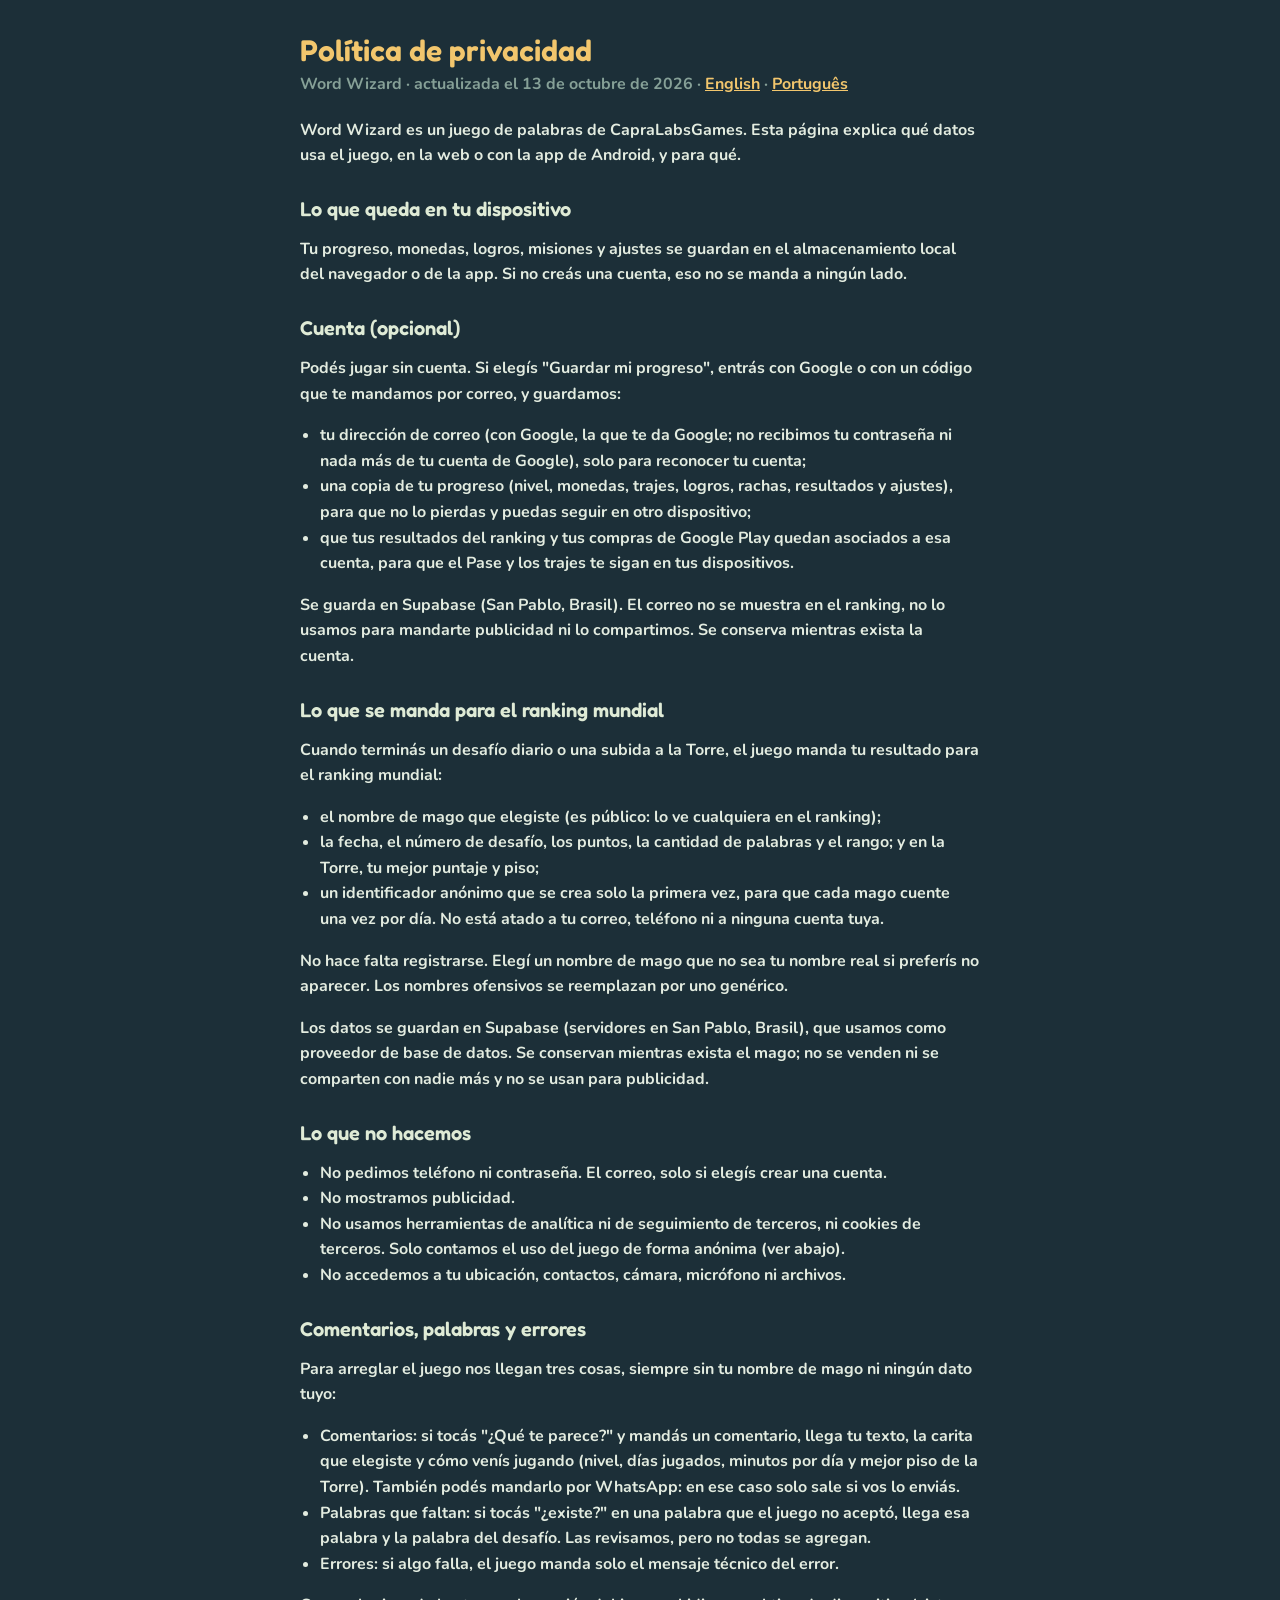
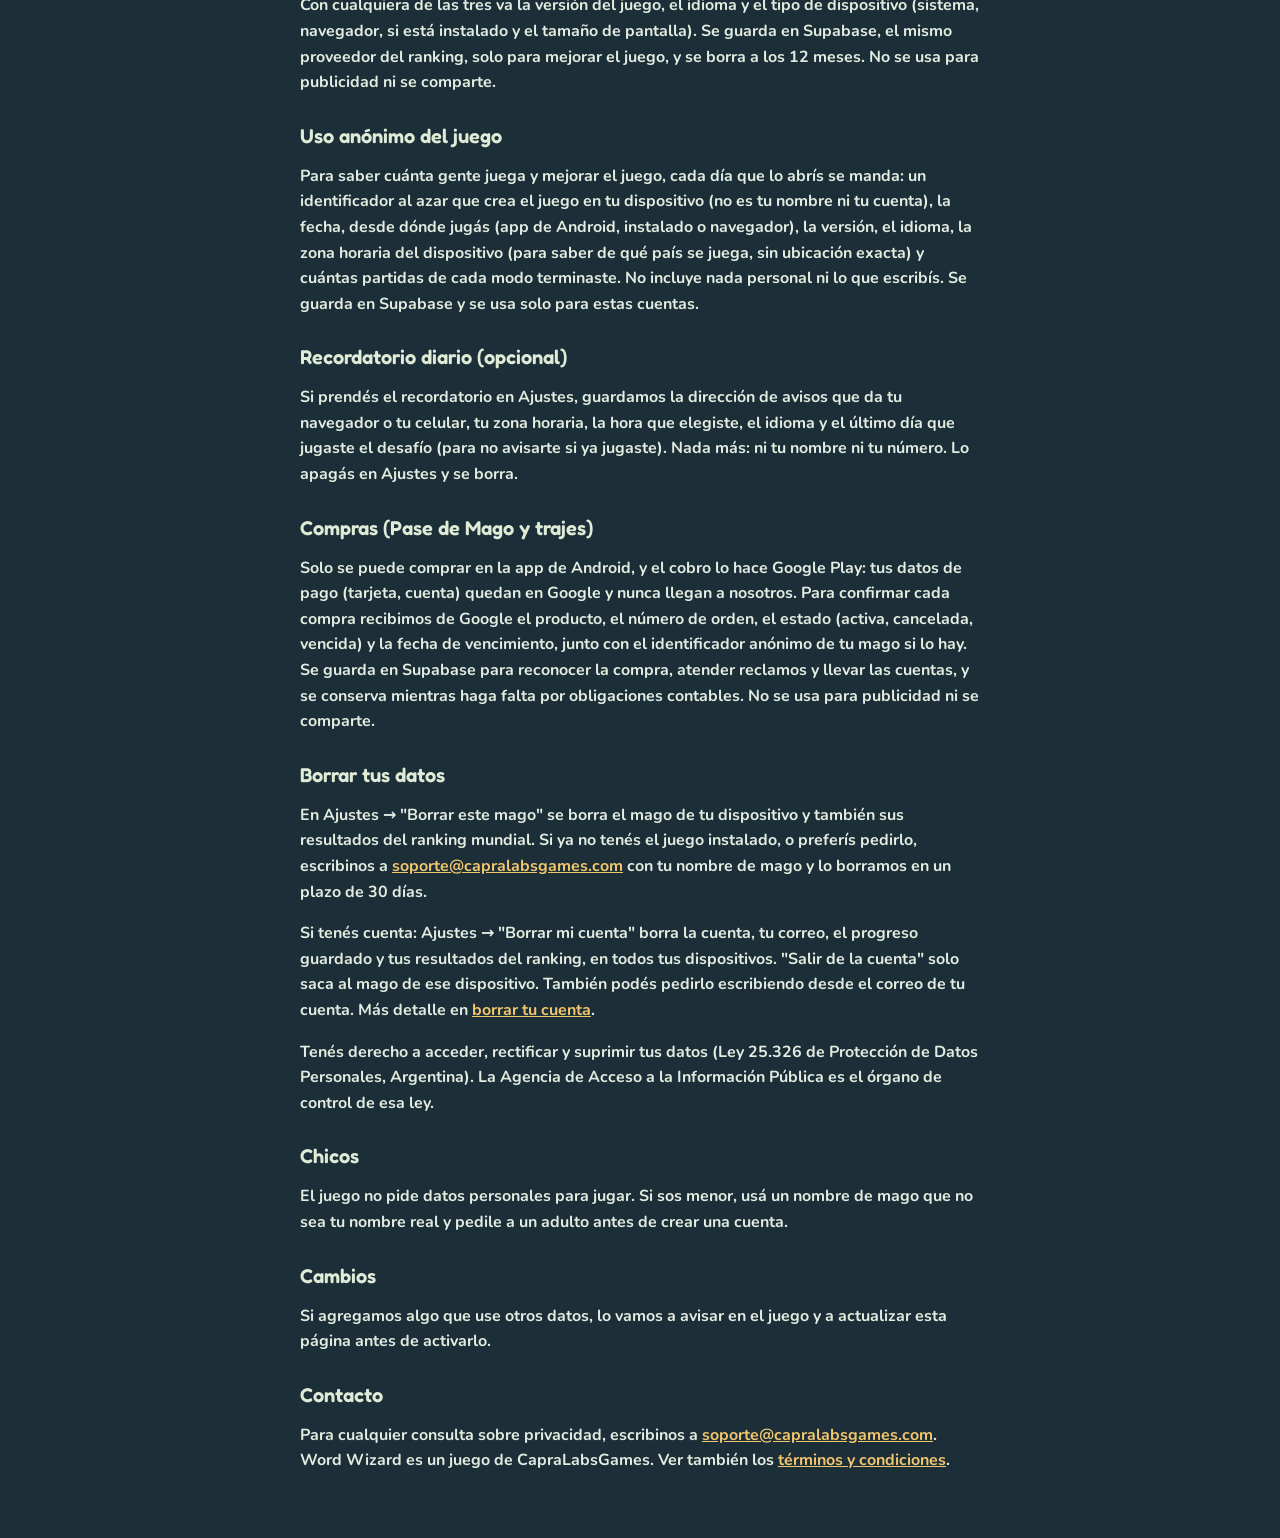
<file: privacidad.html>
<!DOCTYPE html>
<html lang="es">
<head>
<meta charset="UTF-8">
<meta name="viewport" content="width=device-width, initial-scale=1.0">
<meta name="color-scheme" content="only light">
<title>Privacidad · Word Wizard</title>
<style>
  @font-face { font-family: 'Fredoka'; src: url(assets/fonts/fredoka-600.woff2) format('woff2'); font-weight: 600; font-display: swap; }
  @font-face { font-family: 'Nunito'; src: url(assets/fonts/nunito-400.woff2) format('woff2'); font-weight: 400; font-display: swap; }
  @font-face { font-family: 'Nunito'; src: url(assets/fonts/nunito-700.woff2) format('woff2'); font-weight: 700; font-display: swap; }
  :root { color-scheme: dark; }
  body { margin: 0; background: #1c2f38; color: #e3ece0; font: 600 16px/1.6 'Nunito', system-ui, sans-serif; }
  main { max-width: 680px; margin: 0 auto; padding: 32px 18px 48px; }
  h1 { font: 700 30px 'Fredoka', sans-serif; color: #f2c66d; margin: 0 0 4px; }
  h2 { font: 600 20px 'Fredoka', sans-serif; color: #dfebd6; margin: 28px 0 6px; }
  .fecha { color: #86a097; margin: 0 0 20px; }
  a { color: #f2c66d; }
  ul { padding-left: 20px; }
</style>
</head>
<body>
<main>
  <h1>Política de privacidad</h1>
  <p class="fecha">Word Wizard · actualizada el 13 de octubre de 2026 · <a href="privacy.html" lang="en">English</a> · <a href="privacidade.html" lang="pt">Português</a></p>

  <p>Word Wizard es un juego de palabras de CapraLabsGames. Esta página explica qué datos usa el juego, en la web o con la app de Android, y para qué.</p>

  <h2>Lo que queda en tu dispositivo</h2>
  <p>Tu progreso, monedas, logros, misiones y ajustes se guardan en el almacenamiento local del navegador o de la app. Si no creás una cuenta, eso no se manda a ningún lado.</p>

  <h2 id="cuenta">Cuenta (opcional)</h2>
  <p>Podés jugar sin cuenta. Si elegís "Guardar mi progreso", entrás con <b>Google</b> o con un <b>código que te mandamos por correo</b>, y guardamos:</p>
  <ul>
    <li>tu <b>dirección de correo</b> (con Google, la que te da Google; no recibimos tu contraseña ni nada más de tu cuenta de Google), solo para reconocer tu cuenta;</li>
    <li>una copia de tu <b>progreso</b> (nivel, monedas, trajes, logros, rachas, resultados y ajustes), para que no lo pierdas y puedas seguir en otro dispositivo;</li>
    <li>que tus resultados del ranking y tus compras de Google Play quedan asociados a esa cuenta, para que el Pase y los trajes te sigan en tus dispositivos.</li>
  </ul>
  <p>Se guarda en Supabase (San Pablo, Brasil). El correo no se muestra en el ranking, no lo usamos para mandarte publicidad ni lo compartimos. Se conserva mientras exista la cuenta.</p>

  <h2>Lo que se manda para el ranking mundial</h2>
  <p>Cuando terminás un desafío diario o una subida a la Torre, el juego manda tu resultado para el ranking mundial:</p>
  <ul>
    <li>el <b>nombre de mago</b> que elegiste (es público: lo ve cualquiera en el ranking);</li>
    <li>la fecha, el número de desafío, los puntos, la cantidad de palabras y el rango; y en la Torre, tu mejor puntaje y piso;</li>
    <li>un <b>identificador anónimo</b> que se crea solo la primera vez, para que cada mago cuente una vez por día. No está atado a tu correo, teléfono ni a ninguna cuenta tuya.</li>
  </ul>
  <p>No hace falta registrarse. Elegí un nombre de mago que no sea tu nombre real si preferís no aparecer. Los nombres ofensivos se reemplazan por uno genérico.</p>
  <p>Los datos se guardan en Supabase (servidores en San Pablo, Brasil), que usamos como proveedor de base de datos. Se conservan mientras exista el mago; no se venden ni se comparten con nadie más y no se usan para publicidad.</p>

  <h2>Lo que no hacemos</h2>
  <ul>
    <li>No pedimos teléfono ni contraseña. El correo, solo si elegís crear una cuenta.</li>
    <li>No mostramos publicidad.</li>
    <li>No usamos herramientas de analítica ni de seguimiento de terceros, ni cookies de terceros. Solo contamos el uso del juego de forma anónima (ver abajo).</li>
    <li>No accedemos a tu ubicación, contactos, cámara, micrófono ni archivos.</li>
  </ul>

  <h2>Comentarios, palabras y errores</h2>
  <p>Para arreglar el juego nos llegan tres cosas, siempre sin tu nombre de mago ni ningún dato tuyo:</p>
  <ul>
    <li><b>Comentarios:</b> si tocás "¿Qué te parece?" y mandás un comentario, llega tu texto, la carita que elegiste y cómo venís jugando (nivel, días jugados, minutos por día y mejor piso de la Torre). También podés mandarlo por WhatsApp: en ese caso solo sale si vos lo enviás.</li>
    <li><b>Palabras que faltan:</b> si tocás "¿existe?" en una palabra que el juego no aceptó, llega esa palabra y la palabra del desafío. Las revisamos, pero no todas se agregan.</li>
    <li><b>Errores:</b> si algo falla, el juego manda solo el mensaje técnico del error.</li>
  </ul>
  <p>Con cualquiera de las tres va la versión del juego, el idioma y el tipo de dispositivo (sistema, navegador, si está instalado y el tamaño de pantalla). Se guarda en Supabase, el mismo proveedor del ranking, solo para mejorar el juego, y se borra a los 12 meses. No se usa para publicidad ni se comparte.</p>

  <h2>Uso anónimo del juego</h2>
  <p>Para saber cuánta gente juega y mejorar el juego, cada día que lo abrís se manda: un identificador al azar que crea el juego en tu dispositivo (no es tu nombre ni tu cuenta), la fecha, desde dónde jugás (app de Android, instalado o navegador), la versión, el idioma, la zona horaria del dispositivo (para saber de qué país se juega, sin ubicación exacta) y cuántas partidas de cada modo terminaste. No incluye nada personal ni lo que escribís. Se guarda en Supabase y se usa solo para estas cuentas.</p>

  <h2>Recordatorio diario (opcional)</h2>
  <p>Si prendés el recordatorio en Ajustes, guardamos la dirección de avisos que da tu navegador o tu celular, tu zona horaria, la hora que elegiste, el idioma y el último día que jugaste el desafío (para no avisarte si ya jugaste). Nada más: ni tu nombre ni tu número. Lo apagás en Ajustes y se borra.</p>

  <h2>Compras (Pase de Mago y trajes)</h2>
  <p>Solo se puede comprar en la app de Android, y el cobro lo hace <b>Google Play</b>: tus datos de pago (tarjeta, cuenta) quedan en Google y nunca llegan a nosotros. Para confirmar cada compra recibimos de Google el producto, el número de orden, el estado (activa, cancelada, vencida) y la fecha de vencimiento, junto con el identificador anónimo de tu mago si lo hay. Se guarda en Supabase para reconocer la compra, atender reclamos y llevar las cuentas, y se conserva mientras haga falta por obligaciones contables. No se usa para publicidad ni se comparte.</p>

  <h2 id="borrar">Borrar tus datos</h2>
  <p>En Ajustes → "Borrar este mago" se borra el mago de tu dispositivo y también sus resultados del ranking mundial. Si ya no tenés el juego instalado, o preferís pedirlo, escribinos a <a href="mailto:soporte@capralabsgames.com">soporte@capralabsgames.com</a> con tu nombre de mago y lo borramos en un plazo de 30 días.</p>
  <p>Si tenés cuenta: Ajustes → "Borrar mi cuenta" borra la cuenta, tu correo, el progreso guardado y tus resultados del ranking, en todos tus dispositivos. "Salir de la cuenta" solo saca al mago de ese dispositivo. También podés pedirlo escribiendo desde el correo de tu cuenta. Más detalle en <a href="borrar-cuenta.html">borrar tu cuenta</a>.</p>
  <p>Tenés derecho a acceder, rectificar y suprimir tus datos (Ley 25.326 de Protección de Datos Personales, Argentina). La Agencia de Acceso a la Información Pública es el órgano de control de esa ley.</p>

  <h2>Chicos</h2>
  <p>El juego no pide datos personales para jugar. Si sos menor, usá un nombre de mago que no sea tu nombre real y pedile a un adulto antes de crear una cuenta.</p>

  <h2>Cambios</h2>
  <p>Si agregamos algo que use otros datos, lo vamos a avisar en el juego y a actualizar esta página antes de activarlo.</p>

  <h2>Contacto</h2>
  <p>Para cualquier consulta sobre privacidad, escribinos a <a href="mailto:soporte@capralabsgames.com">soporte@capralabsgames.com</a>. Word Wizard es un juego de CapraLabsGames. Ver también los <a href="terminos.html">términos y condiciones</a>.</p>
</main>
</body>
</html>
</file>
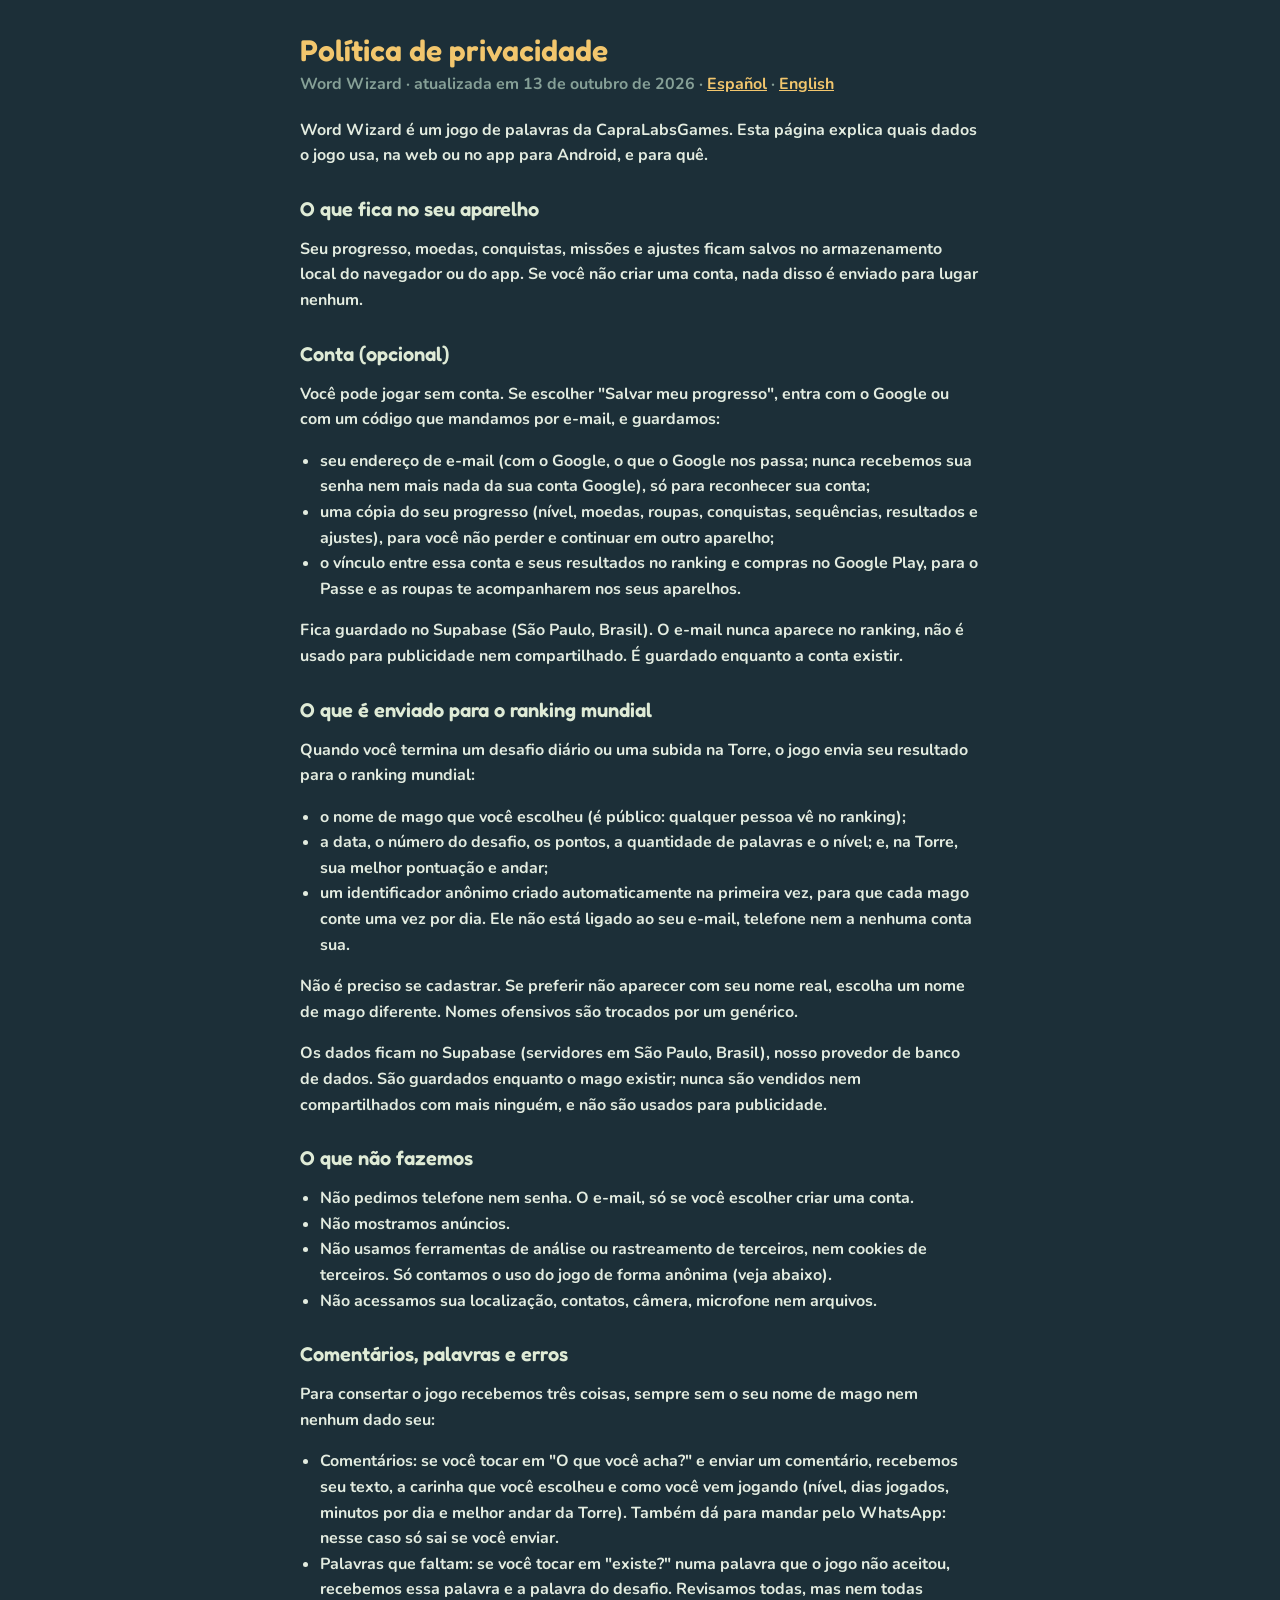
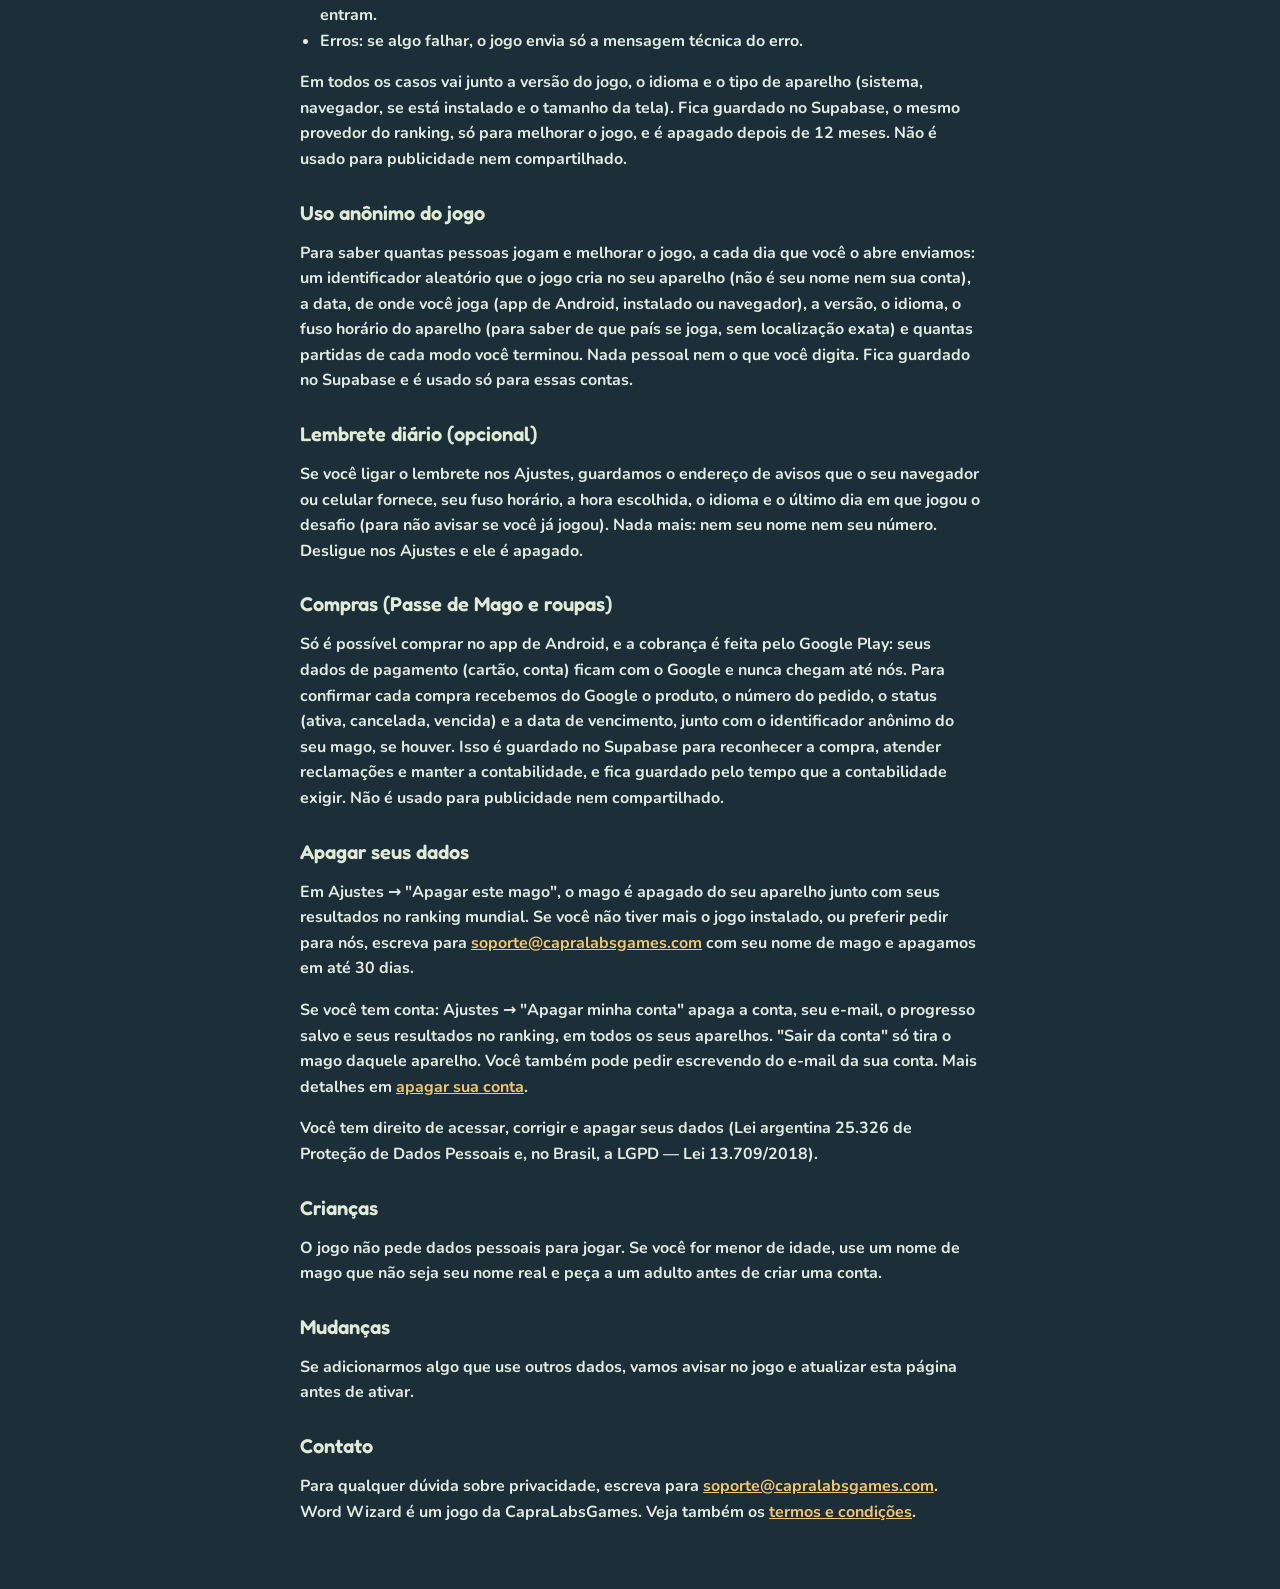
<file: privacidade.html>
<!DOCTYPE html>
<html lang="pt-BR">
<head>
<meta charset="UTF-8">
<meta name="viewport" content="width=device-width, initial-scale=1.0">
<meta name="color-scheme" content="only light">
<title>Privacidade · Word Wizard</title>
<style>
  @font-face { font-family: 'Fredoka'; src: url(assets/fonts/fredoka-600.woff2) format('woff2'); font-weight: 600; font-display: swap; }
  @font-face { font-family: 'Nunito'; src: url(assets/fonts/nunito-400.woff2) format('woff2'); font-weight: 400; font-display: swap; }
  @font-face { font-family: 'Nunito'; src: url(assets/fonts/nunito-700.woff2) format('woff2'); font-weight: 700; font-display: swap; }
  :root { color-scheme: dark; }
  body { margin: 0; background: #1c2f38; color: #e3ece0; font: 600 16px/1.6 'Nunito', system-ui, sans-serif; }
  main { max-width: 680px; margin: 0 auto; padding: 32px 18px 48px; }
  h1 { font: 700 30px 'Fredoka', sans-serif; color: #f2c66d; margin: 0 0 4px; }
  h2 { font: 600 20px 'Fredoka', sans-serif; color: #dfebd6; margin: 28px 0 6px; }
  .fecha { color: #86a097; margin: 0 0 20px; }
  a { color: #f2c66d; }
  ul { padding-left: 20px; }
</style>
</head>
<body>
<main>
  <h1>Política de privacidade</h1>
  <p class="fecha">Word Wizard · atualizada em 13 de outubro de 2026 · <a href="privacidad.html" lang="es">Español</a> · <a href="privacy.html" lang="en">English</a></p>

  <p>Word Wizard é um jogo de palavras da CapraLabsGames. Esta página explica quais dados o jogo usa, na web ou no app para Android, e para quê.</p>

  <h2>O que fica no seu aparelho</h2>
  <p>Seu progresso, moedas, conquistas, missões e ajustes ficam salvos no armazenamento local do navegador ou do app. Se você não criar uma conta, nada disso é enviado para lugar nenhum.</p>

  <h2 id="conta">Conta (opcional)</h2>
  <p>Você pode jogar sem conta. Se escolher "Salvar meu progresso", entra com o <b>Google</b> ou com um <b>código que mandamos por e-mail</b>, e guardamos:</p>
  <ul>
    <li>seu <b>endereço de e-mail</b> (com o Google, o que o Google nos passa; nunca recebemos sua senha nem mais nada da sua conta Google), só para reconhecer sua conta;</li>
    <li>uma cópia do seu <b>progresso</b> (nível, moedas, roupas, conquistas, sequências, resultados e ajustes), para você não perder e continuar em outro aparelho;</li>
    <li>o vínculo entre essa conta e seus resultados no ranking e compras no Google Play, para o Passe e as roupas te acompanharem nos seus aparelhos.</li>
  </ul>
  <p>Fica guardado no Supabase (São Paulo, Brasil). O e-mail nunca aparece no ranking, não é usado para publicidade nem compartilhado. É guardado enquanto a conta existir.</p>

  <h2>O que é enviado para o ranking mundial</h2>
  <p>Quando você termina um desafio diário ou uma subida na Torre, o jogo envia seu resultado para o ranking mundial:</p>
  <ul>
    <li>o <b>nome de mago</b> que você escolheu (é público: qualquer pessoa vê no ranking);</li>
    <li>a data, o número do desafio, os pontos, a quantidade de palavras e o nível; e, na Torre, sua melhor pontuação e andar;</li>
    <li>um <b>identificador anônimo</b> criado automaticamente na primeira vez, para que cada mago conte uma vez por dia. Ele não está ligado ao seu e-mail, telefone nem a nenhuma conta sua.</li>
  </ul>
  <p>Não é preciso se cadastrar. Se preferir não aparecer com seu nome real, escolha um nome de mago diferente. Nomes ofensivos são trocados por um genérico.</p>
  <p>Os dados ficam no Supabase (servidores em São Paulo, Brasil), nosso provedor de banco de dados. São guardados enquanto o mago existir; nunca são vendidos nem compartilhados com mais ninguém, e não são usados para publicidade.</p>

  <h2>O que não fazemos</h2>
  <ul>
    <li>Não pedimos telefone nem senha. O e-mail, só se você escolher criar uma conta.</li>
    <li>Não mostramos anúncios.</li>
    <li>Não usamos ferramentas de análise ou rastreamento de terceiros, nem cookies de terceiros. Só contamos o uso do jogo de forma anônima (veja abaixo).</li>
    <li>Não acessamos sua localização, contatos, câmera, microfone nem arquivos.</li>
  </ul>

  <h2>Comentários, palavras e erros</h2>
  <p>Para consertar o jogo recebemos três coisas, sempre sem o seu nome de mago nem nenhum dado seu:</p>
  <ul>
    <li><b>Comentários:</b> se você tocar em "O que você acha?" e enviar um comentário, recebemos seu texto, a carinha que você escolheu e como você vem jogando (nível, dias jogados, minutos por dia e melhor andar da Torre). Também dá para mandar pelo WhatsApp: nesse caso só sai se você enviar.</li>
    <li><b>Palavras que faltam:</b> se você tocar em "existe?" numa palavra que o jogo não aceitou, recebemos essa palavra e a palavra do desafio. Revisamos todas, mas nem todas entram.</li>
    <li><b>Erros:</b> se algo falhar, o jogo envia só a mensagem técnica do erro.</li>
  </ul>
  <p>Em todos os casos vai junto a versão do jogo, o idioma e o tipo de aparelho (sistema, navegador, se está instalado e o tamanho da tela). Fica guardado no Supabase, o mesmo provedor do ranking, só para melhorar o jogo, e é apagado depois de 12 meses. Não é usado para publicidade nem compartilhado.</p>

  <h2>Uso anônimo do jogo</h2>
  <p>Para saber quantas pessoas jogam e melhorar o jogo, a cada dia que você o abre enviamos: um identificador aleatório que o jogo cria no seu aparelho (não é seu nome nem sua conta), a data, de onde você joga (app de Android, instalado ou navegador), a versão, o idioma, o fuso horário do aparelho (para saber de que país se joga, sem localização exata) e quantas partidas de cada modo você terminou. Nada pessoal nem o que você digita. Fica guardado no Supabase e é usado só para essas contas.</p>

  <h2>Lembrete diário (opcional)</h2>
  <p>Se você ligar o lembrete nos Ajustes, guardamos o endereço de avisos que o seu navegador ou celular fornece, seu fuso horário, a hora escolhida, o idioma e o último dia em que jogou o desafio (para não avisar se você já jogou). Nada mais: nem seu nome nem seu número. Desligue nos Ajustes e ele é apagado.</p>

  <h2>Compras (Passe de Mago e roupas)</h2>
  <p>Só é possível comprar no app de Android, e a cobrança é feita pelo <b>Google Play</b>: seus dados de pagamento (cartão, conta) ficam com o Google e nunca chegam até nós. Para confirmar cada compra recebemos do Google o produto, o número do pedido, o status (ativa, cancelada, vencida) e a data de vencimento, junto com o identificador anônimo do seu mago, se houver. Isso é guardado no Supabase para reconhecer a compra, atender reclamações e manter a contabilidade, e fica guardado pelo tempo que a contabilidade exigir. Não é usado para publicidade nem compartilhado.</p>

  <h2 id="apagar">Apagar seus dados</h2>
  <p>Em Ajustes → "Apagar este mago", o mago é apagado do seu aparelho junto com seus resultados no ranking mundial. Se você não tiver mais o jogo instalado, ou preferir pedir para nós, escreva para <a href="mailto:soporte@capralabsgames.com">soporte@capralabsgames.com</a> com seu nome de mago e apagamos em até 30 dias.</p>
  <p>Se você tem conta: Ajustes → "Apagar minha conta" apaga a conta, seu e-mail, o progresso salvo e seus resultados no ranking, em todos os seus aparelhos. "Sair da conta" só tira o mago daquele aparelho. Você também pode pedir escrevendo do e-mail da sua conta. Mais detalhes em <a href="borrar-cuenta.html">apagar sua conta</a>.</p>
  <p>Você tem direito de acessar, corrigir e apagar seus dados (Lei argentina 25.326 de Proteção de Dados Pessoais e, no Brasil, a LGPD — Lei 13.709/2018).</p>

  <h2>Crianças</h2>
  <p>O jogo não pede dados pessoais para jogar. Se você for menor de idade, use um nome de mago que não seja seu nome real e peça a um adulto antes de criar uma conta.</p>

  <h2>Mudanças</h2>
  <p>Se adicionarmos algo que use outros dados, vamos avisar no jogo e atualizar esta página antes de ativar.</p>

  <h2>Contato</h2>
  <p>Para qualquer dúvida sobre privacidade, escreva para <a href="mailto:soporte@capralabsgames.com">soporte@capralabsgames.com</a>. Word Wizard é um jogo da CapraLabsGames. Veja também os <a href="termos.html">termos e condições</a>.</p>
</main>
</body>
</html>
</file>
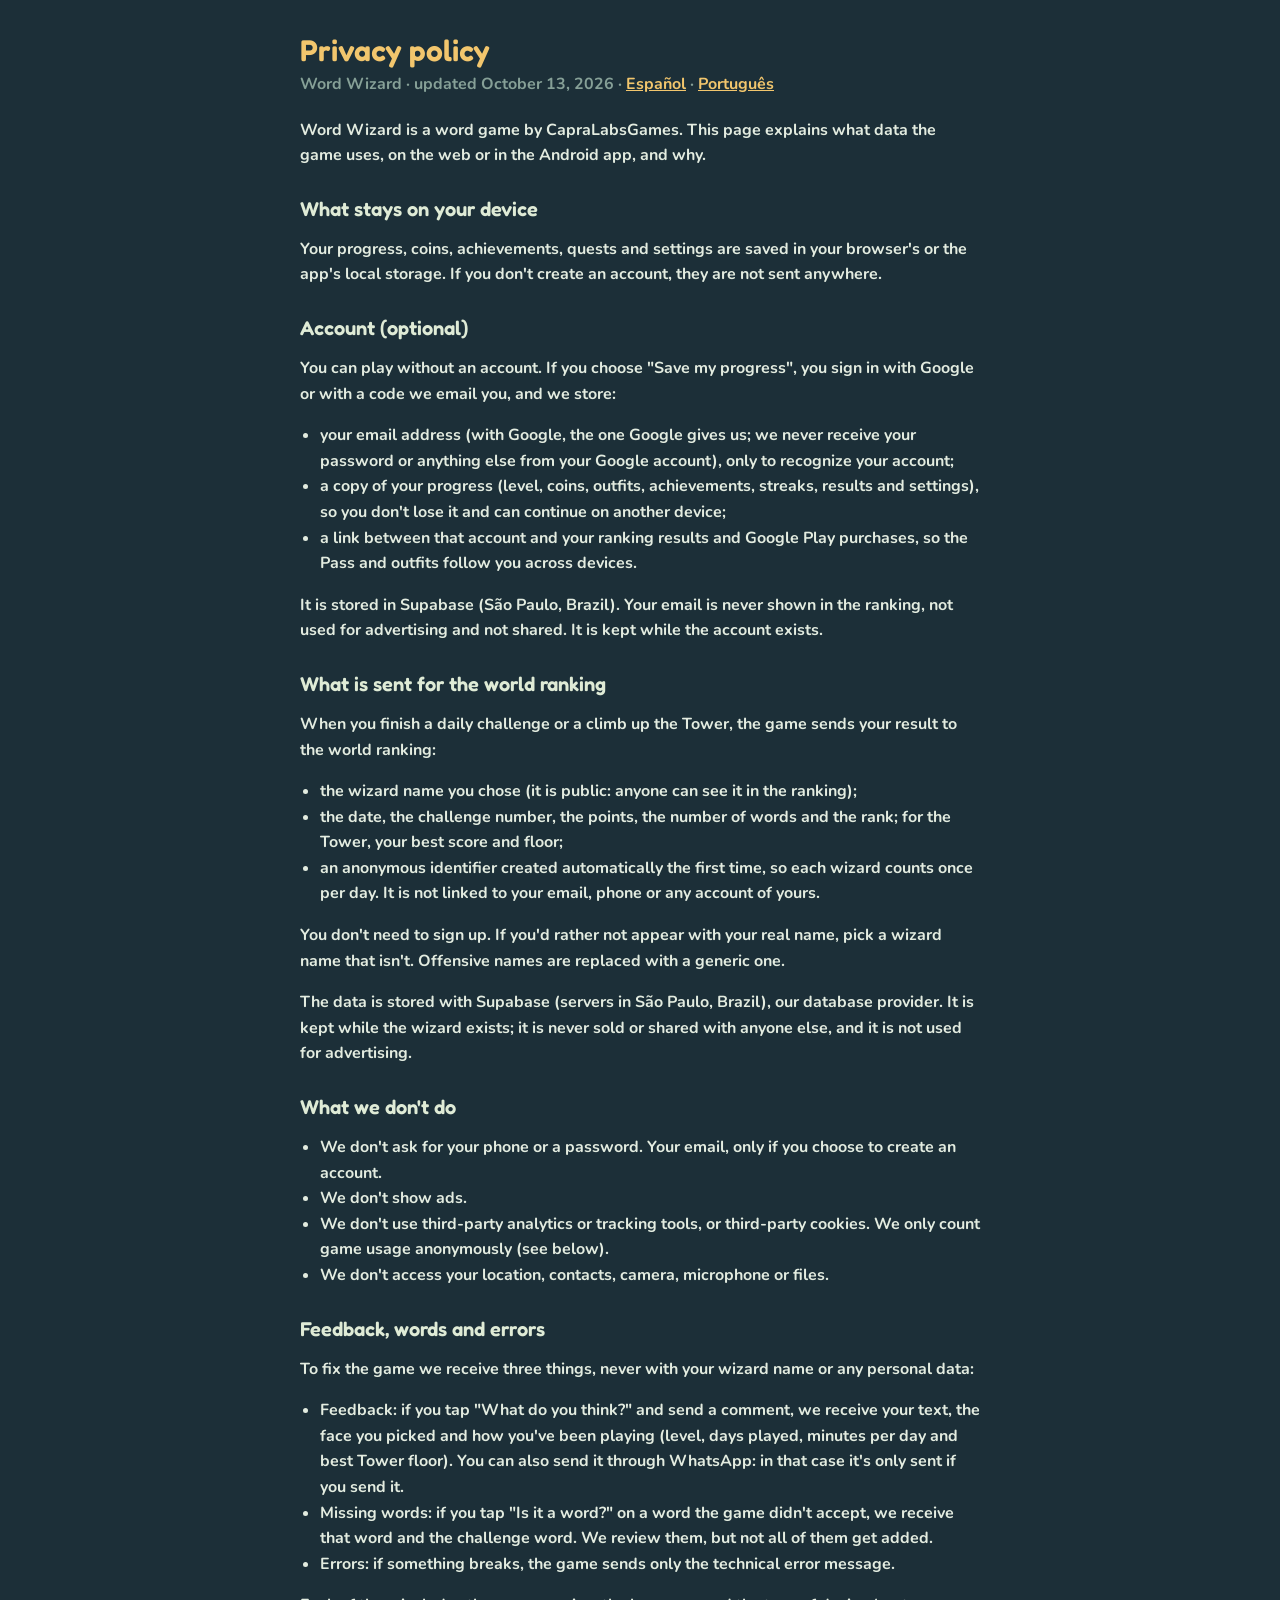
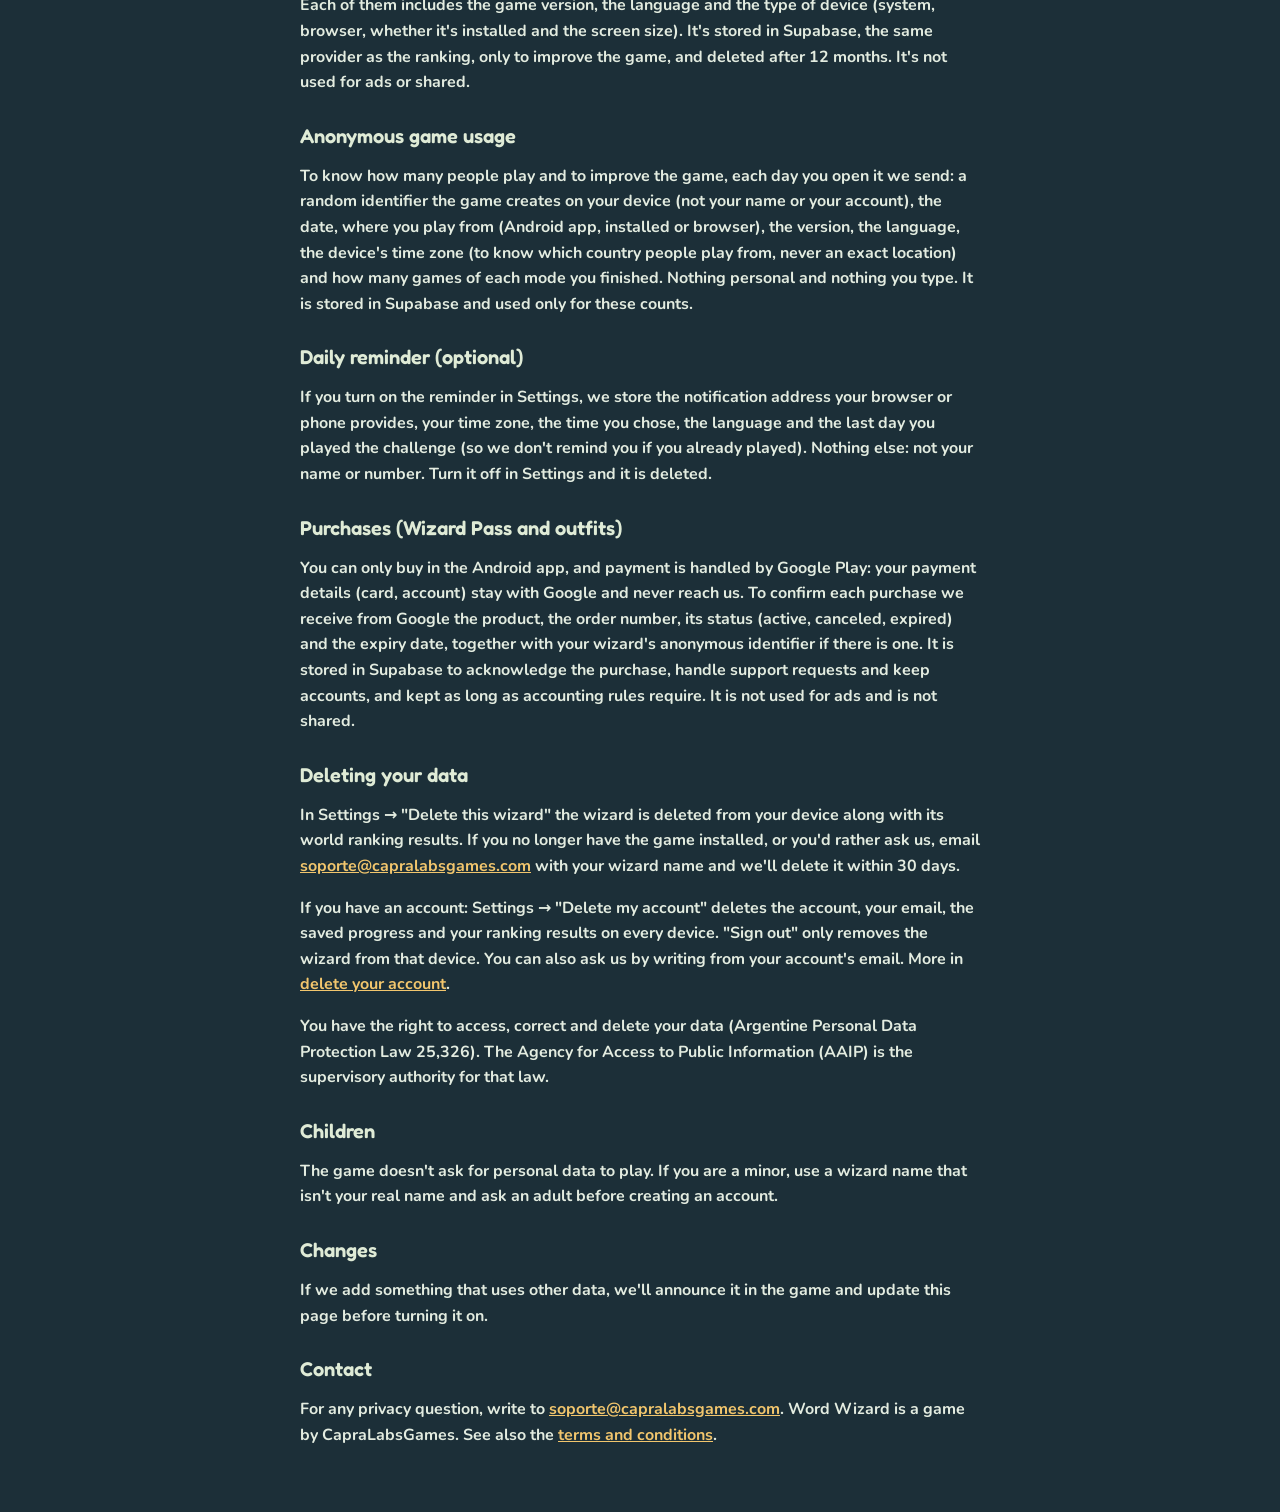
<file: privacy.html>
<!DOCTYPE html>
<html lang="en">
<head>
<meta charset="UTF-8">
<meta name="viewport" content="width=device-width, initial-scale=1.0">
<meta name="color-scheme" content="only light">
<title>Privacy · Word Wizard</title>
<style>
  @font-face { font-family: 'Fredoka'; src: url(assets/fonts/fredoka-600.woff2) format('woff2'); font-weight: 600; font-display: swap; }
  @font-face { font-family: 'Nunito'; src: url(assets/fonts/nunito-400.woff2) format('woff2'); font-weight: 400; font-display: swap; }
  @font-face { font-family: 'Nunito'; src: url(assets/fonts/nunito-700.woff2) format('woff2'); font-weight: 700; font-display: swap; }
  :root { color-scheme: dark; }
  body { margin: 0; background: #1c2f38; color: #e3ece0; font: 600 16px/1.6 'Nunito', system-ui, sans-serif; }
  main { max-width: 680px; margin: 0 auto; padding: 32px 18px 48px; }
  h1 { font: 700 30px 'Fredoka', sans-serif; color: #f2c66d; margin: 0 0 4px; }
  h2 { font: 600 20px 'Fredoka', sans-serif; color: #dfebd6; margin: 28px 0 6px; }
  .fecha { color: #86a097; margin: 0 0 20px; }
  a { color: #f2c66d; }
  ul { padding-left: 20px; }
</style>
</head>
<body>
<main>
  <h1>Privacy policy</h1>
  <p class="fecha">Word Wizard · updated October 13, 2026 · <a href="privacidad.html" lang="es">Español</a> · <a href="privacidade.html" lang="pt">Português</a></p>

  <p>Word Wizard is a word game by CapraLabsGames. This page explains what data the game uses, on the web or in the Android app, and why.</p>

  <h2>What stays on your device</h2>
  <p>Your progress, coins, achievements, quests and settings are saved in your browser's or the app's local storage. If you don't create an account, they are not sent anywhere.</p>

  <h2 id="account">Account (optional)</h2>
  <p>You can play without an account. If you choose "Save my progress", you sign in with <b>Google</b> or with a <b>code we email you</b>, and we store:</p>
  <ul>
    <li>your <b>email address</b> (with Google, the one Google gives us; we never receive your password or anything else from your Google account), only to recognize your account;</li>
    <li>a copy of your <b>progress</b> (level, coins, outfits, achievements, streaks, results and settings), so you don't lose it and can continue on another device;</li>
    <li>a link between that account and your ranking results and Google Play purchases, so the Pass and outfits follow you across devices.</li>
  </ul>
  <p>It is stored in Supabase (São Paulo, Brazil). Your email is never shown in the ranking, not used for advertising and not shared. It is kept while the account exists.</p>

  <h2>What is sent for the world ranking</h2>
  <p>When you finish a daily challenge or a climb up the Tower, the game sends your result to the world ranking:</p>
  <ul>
    <li>the <b>wizard name</b> you chose (it is public: anyone can see it in the ranking);</li>
    <li>the date, the challenge number, the points, the number of words and the rank; for the Tower, your best score and floor;</li>
    <li>an <b>anonymous identifier</b> created automatically the first time, so each wizard counts once per day. It is not linked to your email, phone or any account of yours.</li>
  </ul>
  <p>You don't need to sign up. If you'd rather not appear with your real name, pick a wizard name that isn't. Offensive names are replaced with a generic one.</p>
  <p>The data is stored with Supabase (servers in São Paulo, Brazil), our database provider. It is kept while the wizard exists; it is never sold or shared with anyone else, and it is not used for advertising.</p>

  <h2>What we don't do</h2>
  <ul>
    <li>We don't ask for your phone or a password. Your email, only if you choose to create an account.</li>
    <li>We don't show ads.</li>
    <li>We don't use third-party analytics or tracking tools, or third-party cookies. We only count game usage anonymously (see below).</li>
    <li>We don't access your location, contacts, camera, microphone or files.</li>
  </ul>

  <h2>Feedback, words and errors</h2>
  <p>To fix the game we receive three things, never with your wizard name or any personal data:</p>
  <ul>
    <li><b>Feedback:</b> if you tap "What do you think?" and send a comment, we receive your text, the face you picked and how you've been playing (level, days played, minutes per day and best Tower floor). You can also send it through WhatsApp: in that case it's only sent if you send it.</li>
    <li><b>Missing words:</b> if you tap "Is it a word?" on a word the game didn't accept, we receive that word and the challenge word. We review them, but not all of them get added.</li>
    <li><b>Errors:</b> if something breaks, the game sends only the technical error message.</li>
  </ul>
  <p>Each of them includes the game version, the language and the type of device (system, browser, whether it's installed and the screen size). It's stored in Supabase, the same provider as the ranking, only to improve the game, and deleted after 12 months. It's not used for ads or shared.</p>

  <h2>Anonymous game usage</h2>
  <p>To know how many people play and to improve the game, each day you open it we send: a random identifier the game creates on your device (not your name or your account), the date, where you play from (Android app, installed or browser), the version, the language, the device's time zone (to know which country people play from, never an exact location) and how many games of each mode you finished. Nothing personal and nothing you type. It is stored in Supabase and used only for these counts.</p>

  <h2>Daily reminder (optional)</h2>
  <p>If you turn on the reminder in Settings, we store the notification address your browser or phone provides, your time zone, the time you chose, the language and the last day you played the challenge (so we don't remind you if you already played). Nothing else: not your name or number. Turn it off in Settings and it is deleted.</p>

  <h2>Purchases (Wizard Pass and outfits)</h2>
  <p>You can only buy in the Android app, and payment is handled by <b>Google Play</b>: your payment details (card, account) stay with Google and never reach us. To confirm each purchase we receive from Google the product, the order number, its status (active, canceled, expired) and the expiry date, together with your wizard's anonymous identifier if there is one. It is stored in Supabase to acknowledge the purchase, handle support requests and keep accounts, and kept as long as accounting rules require. It is not used for ads and is not shared.</p>

  <h2 id="delete">Deleting your data</h2>
  <p>In Settings → "Delete this wizard" the wizard is deleted from your device along with its world ranking results. If you no longer have the game installed, or you'd rather ask us, email <a href="mailto:soporte@capralabsgames.com">soporte@capralabsgames.com</a> with your wizard name and we'll delete it within 30 days.</p>
  <p>If you have an account: Settings → "Delete my account" deletes the account, your email, the saved progress and your ranking results on every device. "Sign out" only removes the wizard from that device. You can also ask us by writing from your account's email. More in <a href="borrar-cuenta.html">delete your account</a>.</p>
  <p>You have the right to access, correct and delete your data (Argentine Personal Data Protection Law 25,326). The Agency for Access to Public Information (AAIP) is the supervisory authority for that law.</p>

  <h2>Children</h2>
  <p>The game doesn't ask for personal data to play. If you are a minor, use a wizard name that isn't your real name and ask an adult before creating an account.</p>

  <h2>Changes</h2>
  <p>If we add something that uses other data, we'll announce it in the game and update this page before turning it on.</p>

  <h2>Contact</h2>
  <p>For any privacy question, write to <a href="mailto:soporte@capralabsgames.com">soporte@capralabsgames.com</a>. Word Wizard is a game by CapraLabsGames. See also the <a href="terms.html">terms and conditions</a>.</p>
</main>
</body>
</html>
</file>
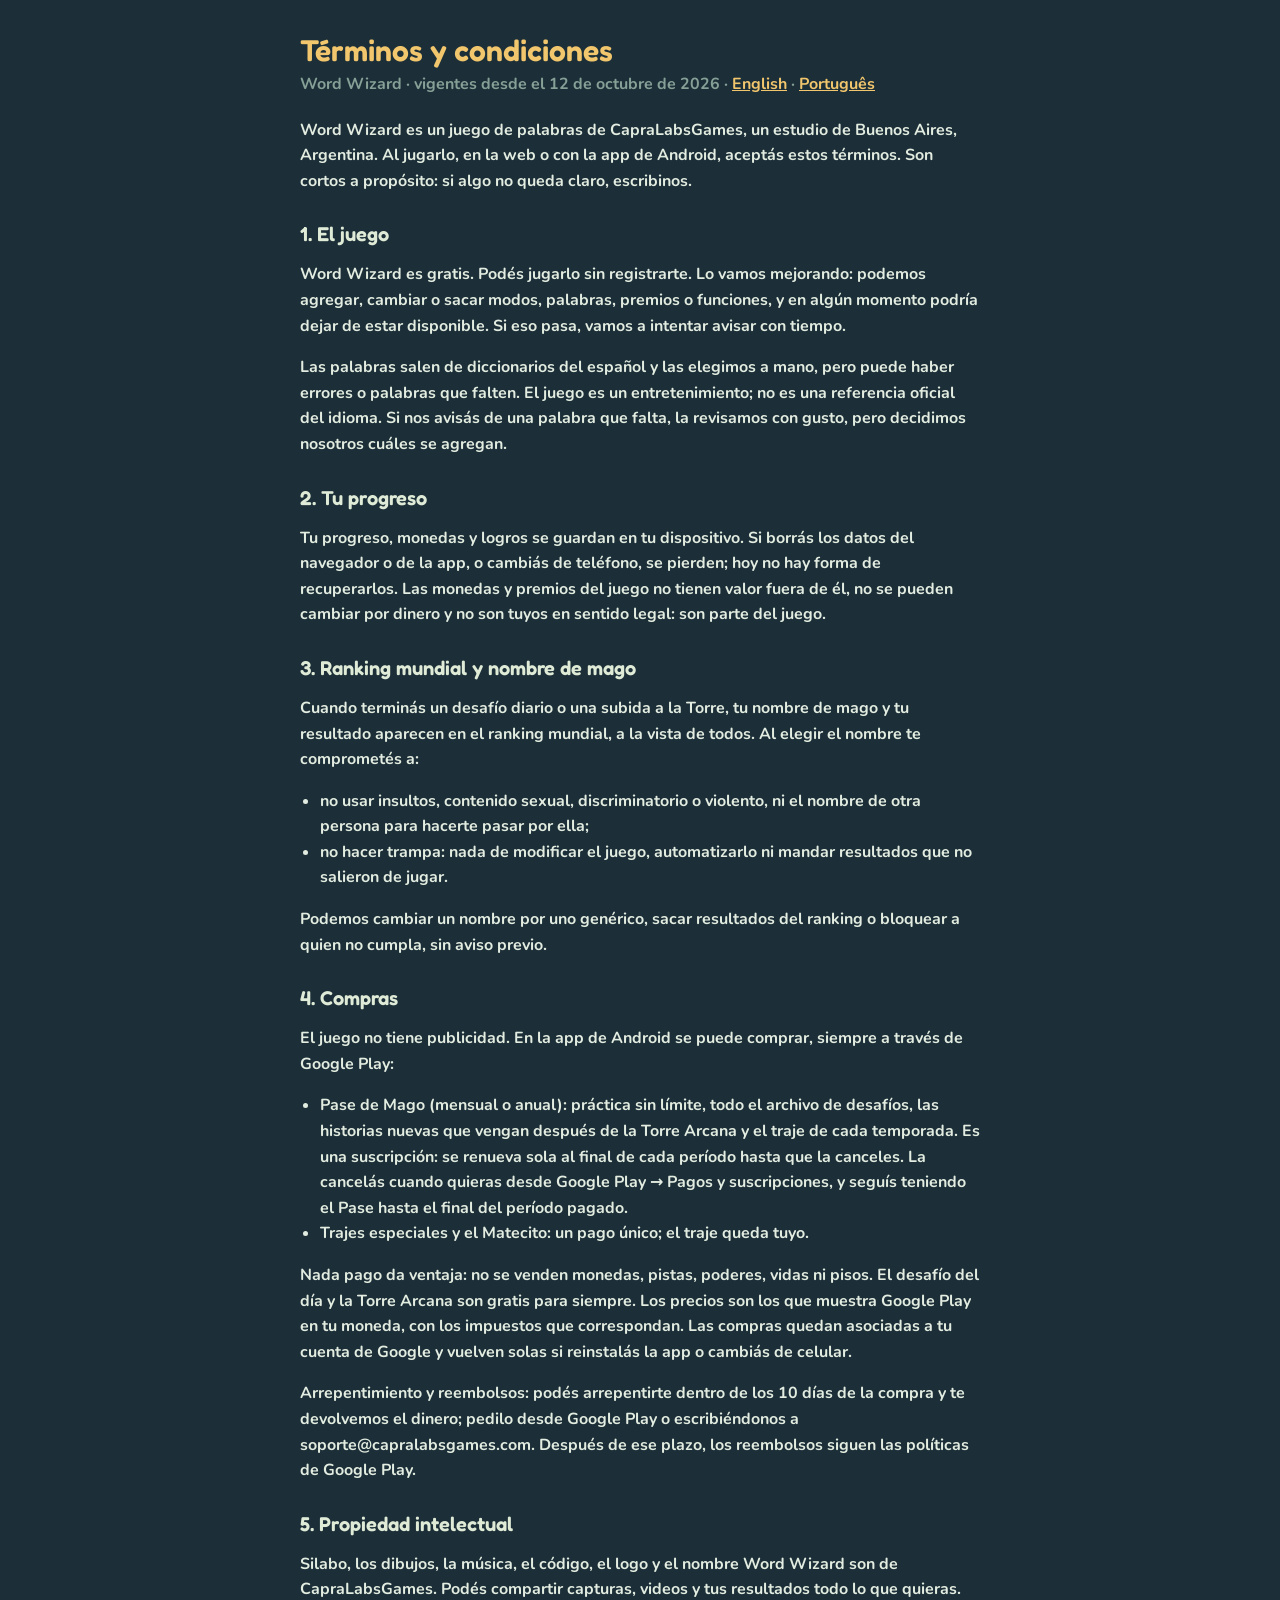
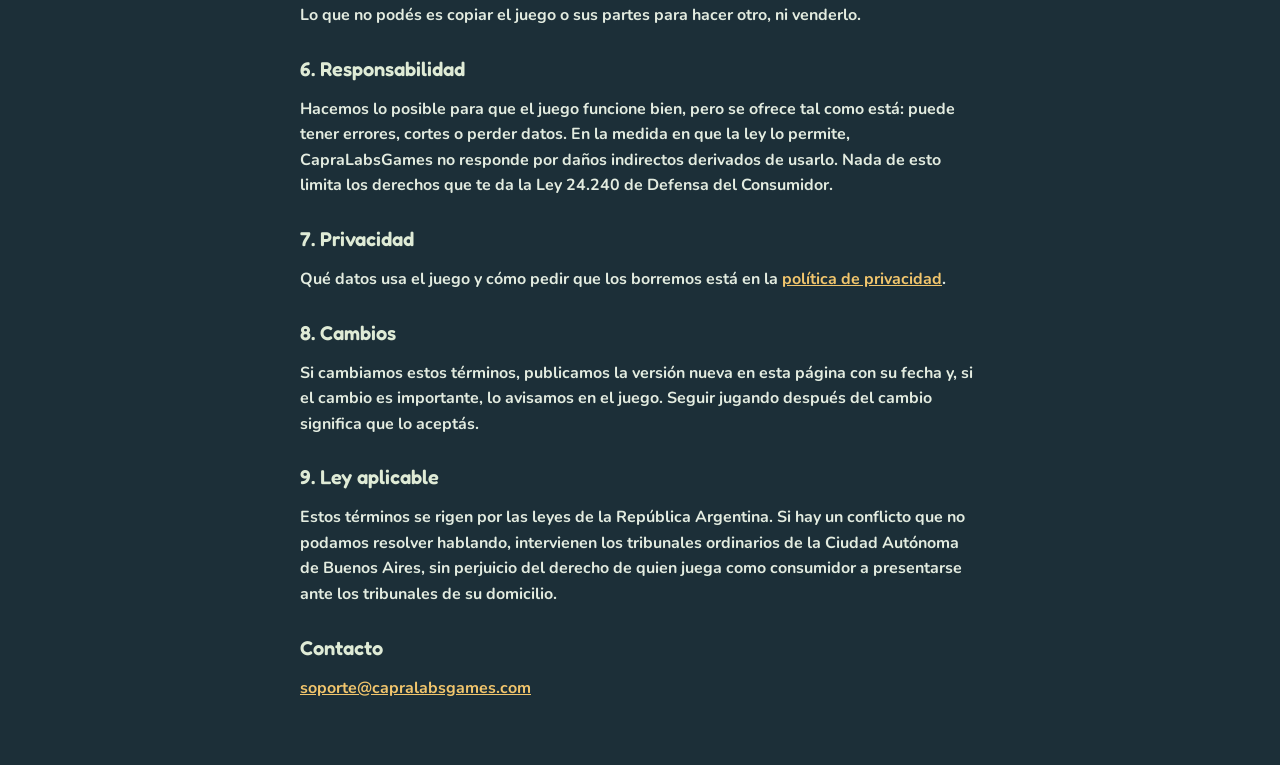
<file: terminos.html>
<!DOCTYPE html>
<html lang="es">
<head>
<meta charset="UTF-8">
<meta name="viewport" content="width=device-width, initial-scale=1.0">
<meta name="color-scheme" content="only light">
<title>Términos · Word Wizard</title>
<style>
  @font-face { font-family: 'Fredoka'; src: url(assets/fonts/fredoka-600.woff2) format('woff2'); font-weight: 600; font-display: swap; }
  @font-face { font-family: 'Nunito'; src: url(assets/fonts/nunito-400.woff2) format('woff2'); font-weight: 400; font-display: swap; }
  @font-face { font-family: 'Nunito'; src: url(assets/fonts/nunito-700.woff2) format('woff2'); font-weight: 700; font-display: swap; }
  :root { color-scheme: dark; }
  body { margin: 0; background: #1c2f38; color: #e3ece0; font: 600 16px/1.6 'Nunito', system-ui, sans-serif; }
  main { max-width: 680px; margin: 0 auto; padding: 32px 18px 48px; }
  h1 { font: 700 30px 'Fredoka', sans-serif; color: #f2c66d; margin: 0 0 4px; }
  h2 { font: 600 20px 'Fredoka', sans-serif; color: #dfebd6; margin: 28px 0 6px; }
  .fecha { color: #86a097; margin: 0 0 20px; }
  a { color: #f2c66d; }
  ul { padding-left: 20px; }
</style>
</head>
<body>
<main>
  <h1>Términos y condiciones</h1>
  <p class="fecha">Word Wizard · vigentes desde el 12 de octubre de 2026 · <a href="terms.html" lang="en">English</a> · <a href="termos.html" lang="pt">Português</a></p>

  <p>Word Wizard es un juego de palabras de CapraLabsGames, un estudio de Buenos Aires, Argentina. Al jugarlo, en la web o con la app de Android, aceptás estos términos. Son cortos a propósito: si algo no queda claro, escribinos.</p>

  <h2>1. El juego</h2>
  <p>Word Wizard es gratis. Podés jugarlo sin registrarte. Lo vamos mejorando: podemos agregar, cambiar o sacar modos, palabras, premios o funciones, y en algún momento podría dejar de estar disponible. Si eso pasa, vamos a intentar avisar con tiempo.</p>
  <p>Las palabras salen de diccionarios del español y las elegimos a mano, pero puede haber errores o palabras que falten. El juego es un entretenimiento; no es una referencia oficial del idioma. Si nos avisás de una palabra que falta, la revisamos con gusto, pero decidimos nosotros cuáles se agregan.</p>

  <h2>2. Tu progreso</h2>
  <p>Tu progreso, monedas y logros se guardan en tu dispositivo. Si borrás los datos del navegador o de la app, o cambiás de teléfono, se pierden; hoy no hay forma de recuperarlos. Las monedas y premios del juego no tienen valor fuera de él, no se pueden cambiar por dinero y no son tuyos en sentido legal: son parte del juego.</p>

  <h2>3. Ranking mundial y nombre de mago</h2>
  <p>Cuando terminás un desafío diario o una subida a la Torre, tu nombre de mago y tu resultado aparecen en el ranking mundial, a la vista de todos. Al elegir el nombre te comprometés a:</p>
  <ul>
    <li>no usar insultos, contenido sexual, discriminatorio o violento, ni el nombre de otra persona para hacerte pasar por ella;</li>
    <li>no hacer trampa: nada de modificar el juego, automatizarlo ni mandar resultados que no salieron de jugar.</li>
  </ul>
  <p>Podemos cambiar un nombre por uno genérico, sacar resultados del ranking o bloquear a quien no cumpla, sin aviso previo.</p>

  <h2>4. Compras</h2>
  <p>El juego no tiene publicidad. En la app de Android se puede comprar, siempre a través de Google Play:</p>
  <ul>
    <li><b>Pase de Mago</b> (mensual o anual): práctica sin límite, todo el archivo de desafíos, las historias nuevas que vengan después de la Torre Arcana y el traje de cada temporada. Es una suscripción: <b>se renueva sola</b> al final de cada período hasta que la canceles. La cancelás cuando quieras desde Google Play → Pagos y suscripciones, y seguís teniendo el Pase hasta el final del período pagado.</li>
    <li><b>Trajes especiales</b> y el <b>Matecito</b>: un pago único; el traje queda tuyo.</li>
  </ul>
  <p>Nada pago da ventaja: no se venden monedas, pistas, poderes, vidas ni pisos. El desafío del día y la Torre Arcana son gratis para siempre. Los precios son los que muestra Google Play en tu moneda, con los impuestos que correspondan. Las compras quedan asociadas a tu cuenta de Google y vuelven solas si reinstalás la app o cambiás de celular.</p>
  <p><b>Arrepentimiento y reembolsos:</b> podés arrepentirte dentro de los 10 días de la compra y te devolvemos el dinero; pedilo desde Google Play o escribiéndonos a soporte@capralabsgames.com. Después de ese plazo, los reembolsos siguen las políticas de Google Play.</p>

  <h2>5. Propiedad intelectual</h2>
  <p>Silabo, los dibujos, la música, el código, el logo y el nombre Word Wizard son de CapraLabsGames. Podés compartir capturas, videos y tus resultados todo lo que quieras. Lo que no podés es copiar el juego o sus partes para hacer otro, ni venderlo.</p>

  <h2>6. Responsabilidad</h2>
  <p>Hacemos lo posible para que el juego funcione bien, pero se ofrece tal como está: puede tener errores, cortes o perder datos. En la medida en que la ley lo permite, CapraLabsGames no responde por daños indirectos derivados de usarlo. Nada de esto limita los derechos que te da la Ley 24.240 de Defensa del Consumidor.</p>

  <h2>7. Privacidad</h2>
  <p>Qué datos usa el juego y cómo pedir que los borremos está en la <a href="privacidad.html">política de privacidad</a>.</p>

  <h2>8. Cambios</h2>
  <p>Si cambiamos estos términos, publicamos la versión nueva en esta página con su fecha y, si el cambio es importante, lo avisamos en el juego. Seguir jugando después del cambio significa que lo aceptás.</p>

  <h2>9. Ley aplicable</h2>
  <p>Estos términos se rigen por las leyes de la República Argentina. Si hay un conflicto que no podamos resolver hablando, intervienen los tribunales ordinarios de la Ciudad Autónoma de Buenos Aires, sin perjuicio del derecho de quien juega como consumidor a presentarse ante los tribunales de su domicilio.</p>

  <h2>Contacto</h2>
  <p><a href="mailto:soporte@capralabsgames.com">soporte@capralabsgames.com</a></p>
</main>
</body>
</html>
</file>
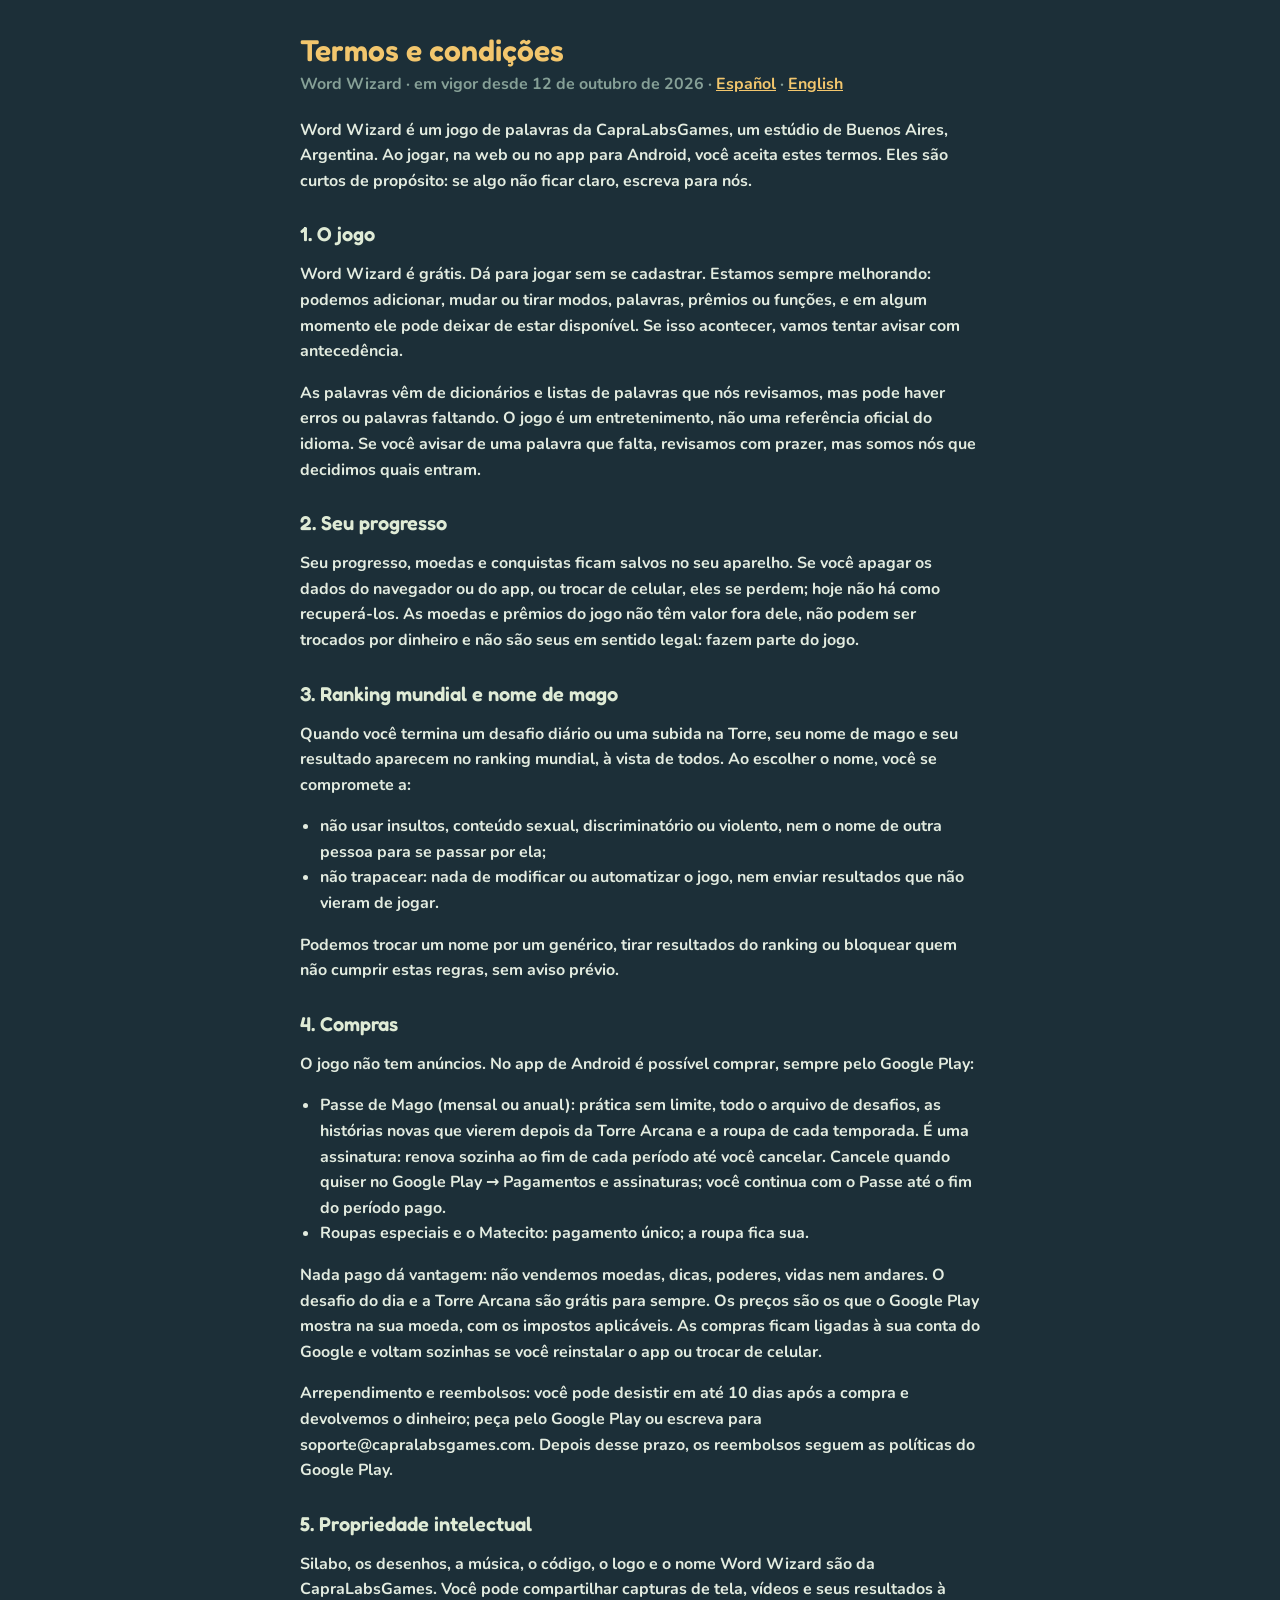
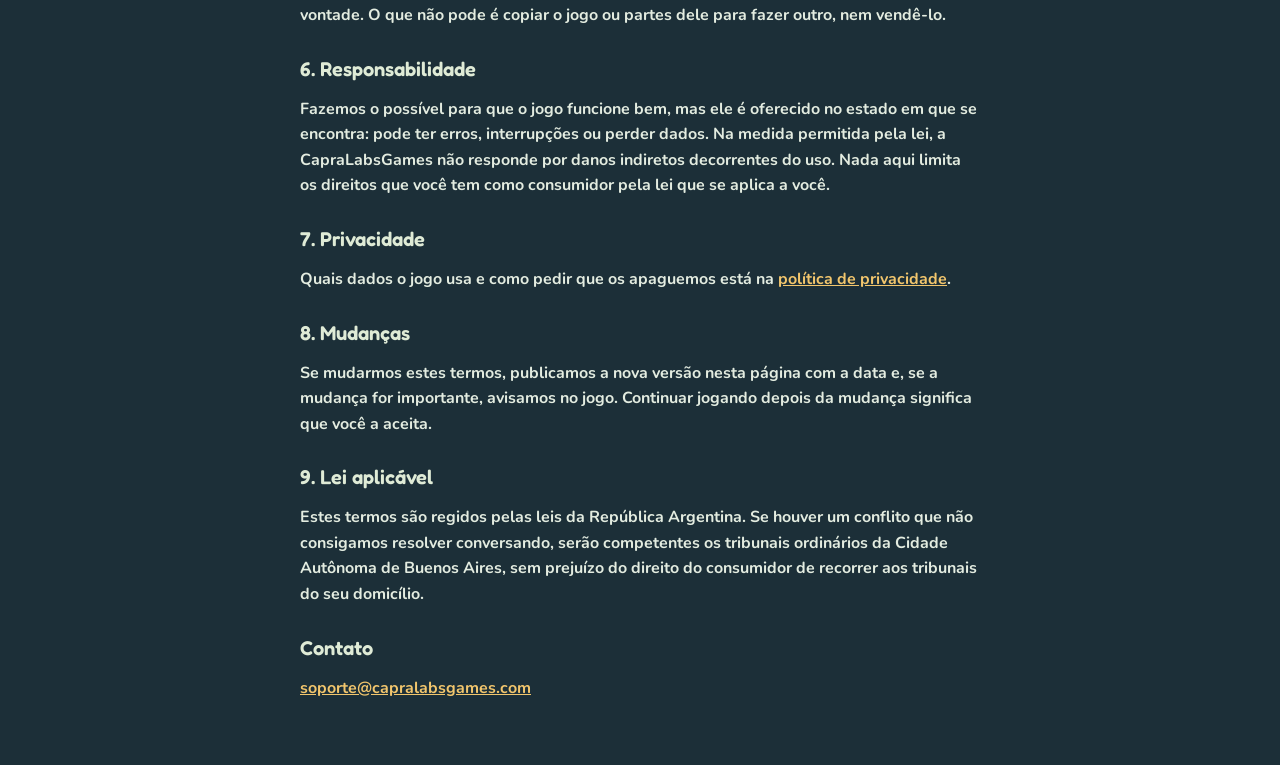
<file: termos.html>
<!DOCTYPE html>
<html lang="pt-BR">
<head>
<meta charset="UTF-8">
<meta name="viewport" content="width=device-width, initial-scale=1.0">
<meta name="color-scheme" content="only light">
<title>Termos · Word Wizard</title>
<style>
  @font-face { font-family: 'Fredoka'; src: url(assets/fonts/fredoka-600.woff2) format('woff2'); font-weight: 600; font-display: swap; }
  @font-face { font-family: 'Nunito'; src: url(assets/fonts/nunito-400.woff2) format('woff2'); font-weight: 400; font-display: swap; }
  @font-face { font-family: 'Nunito'; src: url(assets/fonts/nunito-700.woff2) format('woff2'); font-weight: 700; font-display: swap; }
  :root { color-scheme: dark; }
  body { margin: 0; background: #1c2f38; color: #e3ece0; font: 600 16px/1.6 'Nunito', system-ui, sans-serif; }
  main { max-width: 680px; margin: 0 auto; padding: 32px 18px 48px; }
  h1 { font: 700 30px 'Fredoka', sans-serif; color: #f2c66d; margin: 0 0 4px; }
  h2 { font: 600 20px 'Fredoka', sans-serif; color: #dfebd6; margin: 28px 0 6px; }
  .fecha { color: #86a097; margin: 0 0 20px; }
  a { color: #f2c66d; }
  ul { padding-left: 20px; }
</style>
</head>
<body>
<main>
  <h1>Termos e condições</h1>
  <p class="fecha">Word Wizard · em vigor desde 12 de outubro de 2026 · <a href="terminos.html" lang="es">Español</a> · <a href="terms.html" lang="en">English</a></p>

  <p>Word Wizard é um jogo de palavras da CapraLabsGames, um estúdio de Buenos Aires, Argentina. Ao jogar, na web ou no app para Android, você aceita estes termos. Eles são curtos de propósito: se algo não ficar claro, escreva para nós.</p>

  <h2>1. O jogo</h2>
  <p>Word Wizard é grátis. Dá para jogar sem se cadastrar. Estamos sempre melhorando: podemos adicionar, mudar ou tirar modos, palavras, prêmios ou funções, e em algum momento ele pode deixar de estar disponível. Se isso acontecer, vamos tentar avisar com antecedência.</p>
  <p>As palavras vêm de dicionários e listas de palavras que nós revisamos, mas pode haver erros ou palavras faltando. O jogo é um entretenimento, não uma referência oficial do idioma. Se você avisar de uma palavra que falta, revisamos com prazer, mas somos nós que decidimos quais entram.</p>

  <h2>2. Seu progresso</h2>
  <p>Seu progresso, moedas e conquistas ficam salvos no seu aparelho. Se você apagar os dados do navegador ou do app, ou trocar de celular, eles se perdem; hoje não há como recuperá-los. As moedas e prêmios do jogo não têm valor fora dele, não podem ser trocados por dinheiro e não são seus em sentido legal: fazem parte do jogo.</p>

  <h2>3. Ranking mundial e nome de mago</h2>
  <p>Quando você termina um desafio diário ou uma subida na Torre, seu nome de mago e seu resultado aparecem no ranking mundial, à vista de todos. Ao escolher o nome, você se compromete a:</p>
  <ul>
    <li>não usar insultos, conteúdo sexual, discriminatório ou violento, nem o nome de outra pessoa para se passar por ela;</li>
    <li>não trapacear: nada de modificar ou automatizar o jogo, nem enviar resultados que não vieram de jogar.</li>
  </ul>
  <p>Podemos trocar um nome por um genérico, tirar resultados do ranking ou bloquear quem não cumprir estas regras, sem aviso prévio.</p>

  <h2>4. Compras</h2>
  <p>O jogo não tem anúncios. No app de Android é possível comprar, sempre pelo Google Play:</p>
  <ul>
    <li><b>Passe de Mago</b> (mensal ou anual): prática sem limite, todo o arquivo de desafios, as histórias novas que vierem depois da Torre Arcana e a roupa de cada temporada. É uma assinatura: <b>renova sozinha</b> ao fim de cada período até você cancelar. Cancele quando quiser no Google Play → Pagamentos e assinaturas; você continua com o Passe até o fim do período pago.</li>
    <li><b>Roupas especiais</b> e o <b>Matecito</b>: pagamento único; a roupa fica sua.</li>
  </ul>
  <p>Nada pago dá vantagem: não vendemos moedas, dicas, poderes, vidas nem andares. O desafio do dia e a Torre Arcana são grátis para sempre. Os preços são os que o Google Play mostra na sua moeda, com os impostos aplicáveis. As compras ficam ligadas à sua conta do Google e voltam sozinhas se você reinstalar o app ou trocar de celular.</p>
  <p><b>Arrependimento e reembolsos:</b> você pode desistir em até 10 dias após a compra e devolvemos o dinheiro; peça pelo Google Play ou escreva para soporte@capralabsgames.com. Depois desse prazo, os reembolsos seguem as políticas do Google Play.</p>

  <h2>5. Propriedade intelectual</h2>
  <p>Silabo, os desenhos, a música, o código, o logo e o nome Word Wizard são da CapraLabsGames. Você pode compartilhar capturas de tela, vídeos e seus resultados à vontade. O que não pode é copiar o jogo ou partes dele para fazer outro, nem vendê-lo.</p>

  <h2>6. Responsabilidade</h2>
  <p>Fazemos o possível para que o jogo funcione bem, mas ele é oferecido no estado em que se encontra: pode ter erros, interrupções ou perder dados. Na medida permitida pela lei, a CapraLabsGames não responde por danos indiretos decorrentes do uso. Nada aqui limita os direitos que você tem como consumidor pela lei que se aplica a você.</p>

  <h2>7. Privacidade</h2>
  <p>Quais dados o jogo usa e como pedir que os apaguemos está na <a href="privacidade.html">política de privacidade</a>.</p>

  <h2>8. Mudanças</h2>
  <p>Se mudarmos estes termos, publicamos a nova versão nesta página com a data e, se a mudança for importante, avisamos no jogo. Continuar jogando depois da mudança significa que você a aceita.</p>

  <h2>9. Lei aplicável</h2>
  <p>Estes termos são regidos pelas leis da República Argentina. Se houver um conflito que não consigamos resolver conversando, serão competentes os tribunais ordinários da Cidade Autônoma de Buenos Aires, sem prejuízo do direito do consumidor de recorrer aos tribunais do seu domicílio.</p>

  <h2>Contato</h2>
  <p><a href="mailto:soporte@capralabsgames.com">soporte@capralabsgames.com</a></p>
</main>
</body>
</html>
</file>
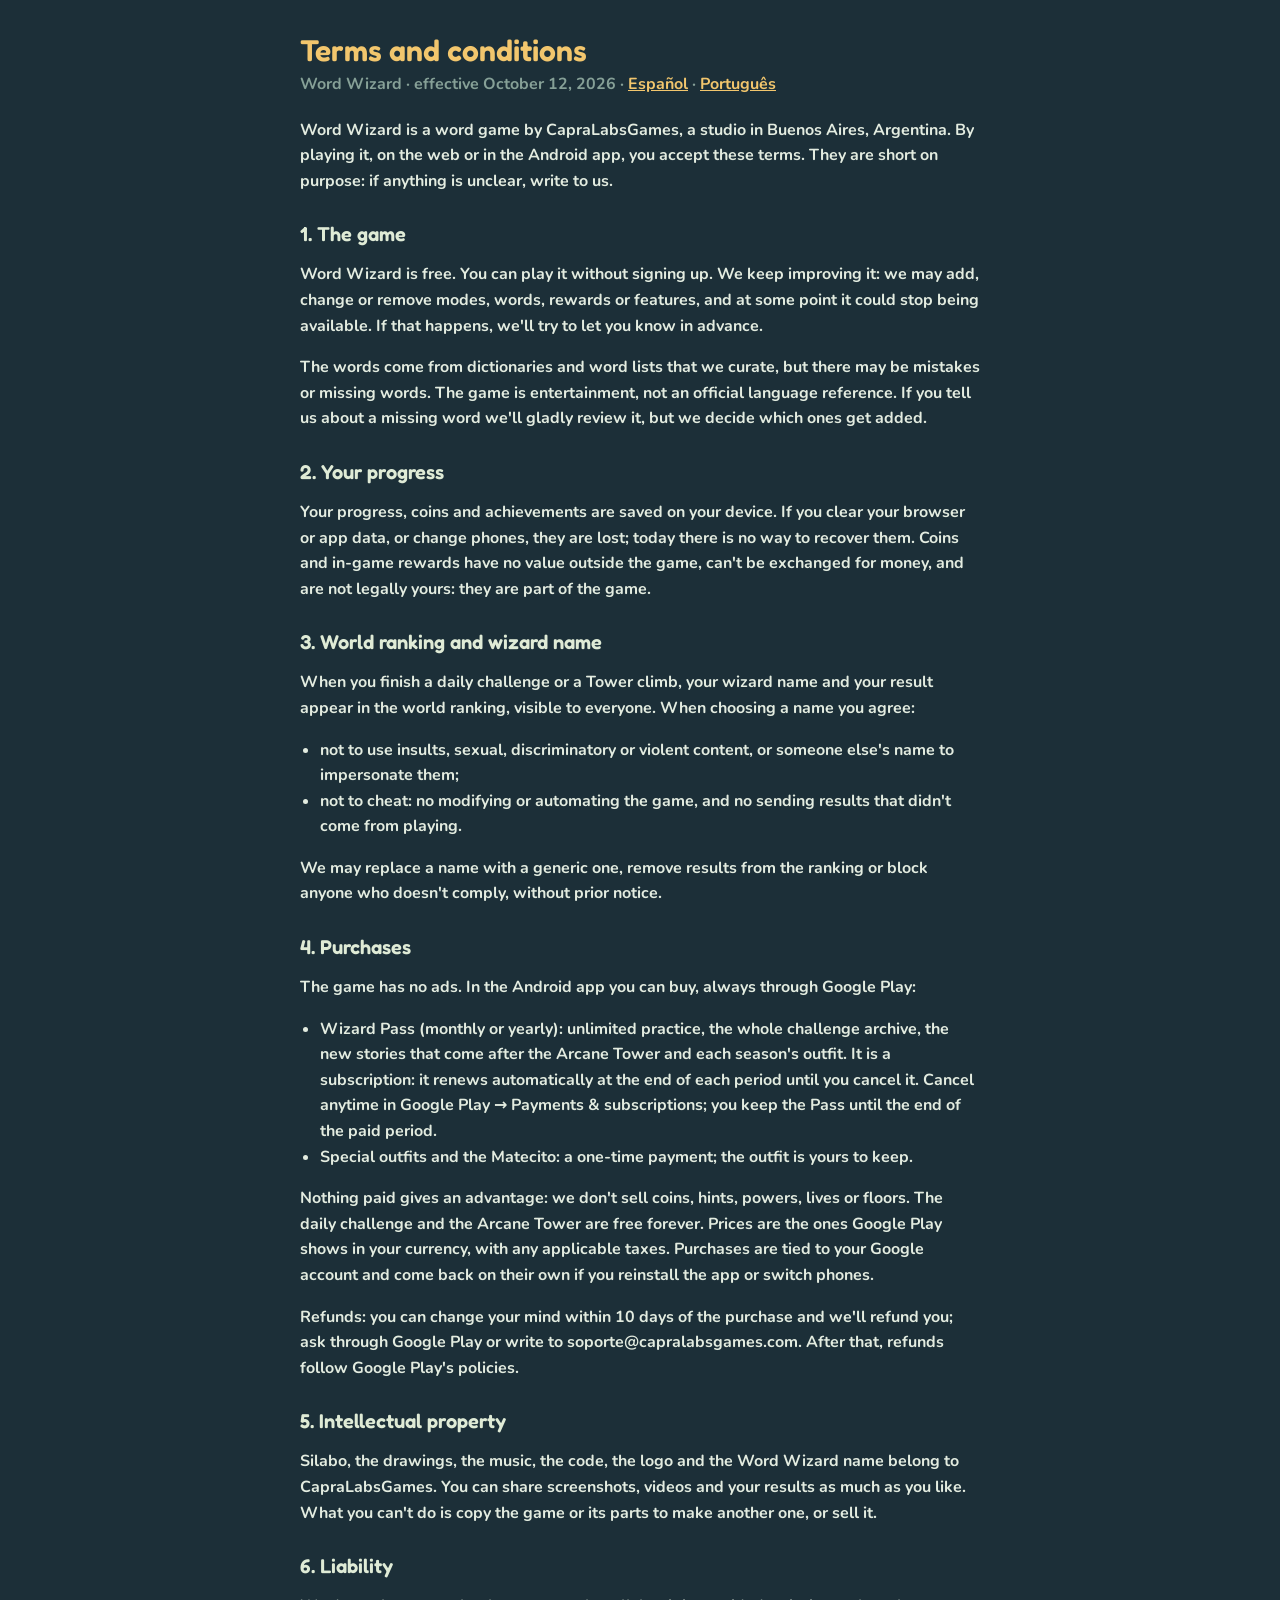
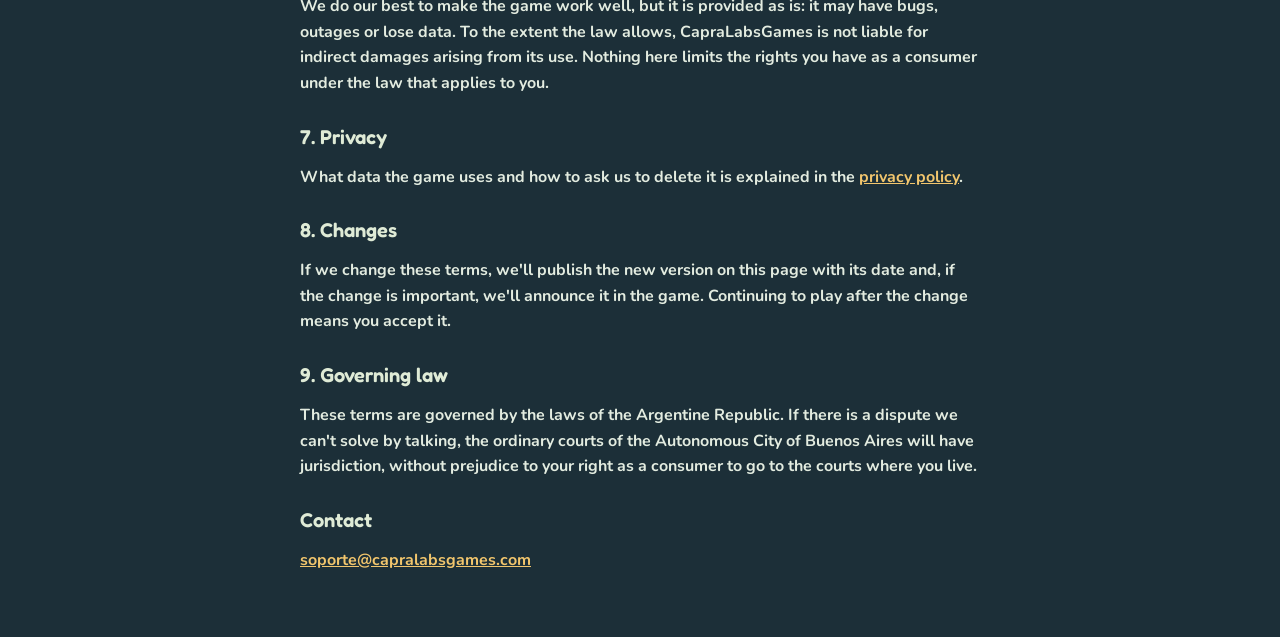
<file: terms.html>
<!DOCTYPE html>
<html lang="en">
<head>
<meta charset="UTF-8">
<meta name="viewport" content="width=device-width, initial-scale=1.0">
<meta name="color-scheme" content="only light">
<title>Terms · Word Wizard</title>
<style>
  @font-face { font-family: 'Fredoka'; src: url(assets/fonts/fredoka-600.woff2) format('woff2'); font-weight: 600; font-display: swap; }
  @font-face { font-family: 'Nunito'; src: url(assets/fonts/nunito-400.woff2) format('woff2'); font-weight: 400; font-display: swap; }
  @font-face { font-family: 'Nunito'; src: url(assets/fonts/nunito-700.woff2) format('woff2'); font-weight: 700; font-display: swap; }
  :root { color-scheme: dark; }
  body { margin: 0; background: #1c2f38; color: #e3ece0; font: 600 16px/1.6 'Nunito', system-ui, sans-serif; }
  main { max-width: 680px; margin: 0 auto; padding: 32px 18px 48px; }
  h1 { font: 700 30px 'Fredoka', sans-serif; color: #f2c66d; margin: 0 0 4px; }
  h2 { font: 600 20px 'Fredoka', sans-serif; color: #dfebd6; margin: 28px 0 6px; }
  .fecha { color: #86a097; margin: 0 0 20px; }
  a { color: #f2c66d; }
  ul { padding-left: 20px; }
</style>
</head>
<body>
<main>
  <h1>Terms and conditions</h1>
  <p class="fecha">Word Wizard · effective October 12, 2026 · <a href="terminos.html" lang="es">Español</a> · <a href="termos.html" lang="pt">Português</a></p>

  <p>Word Wizard is a word game by CapraLabsGames, a studio in Buenos Aires, Argentina. By playing it, on the web or in the Android app, you accept these terms. They are short on purpose: if anything is unclear, write to us.</p>

  <h2>1. The game</h2>
  <p>Word Wizard is free. You can play it without signing up. We keep improving it: we may add, change or remove modes, words, rewards or features, and at some point it could stop being available. If that happens, we'll try to let you know in advance.</p>
  <p>The words come from dictionaries and word lists that we curate, but there may be mistakes or missing words. The game is entertainment, not an official language reference. If you tell us about a missing word we'll gladly review it, but we decide which ones get added.</p>

  <h2>2. Your progress</h2>
  <p>Your progress, coins and achievements are saved on your device. If you clear your browser or app data, or change phones, they are lost; today there is no way to recover them. Coins and in-game rewards have no value outside the game, can't be exchanged for money, and are not legally yours: they are part of the game.</p>

  <h2>3. World ranking and wizard name</h2>
  <p>When you finish a daily challenge or a Tower climb, your wizard name and your result appear in the world ranking, visible to everyone. When choosing a name you agree:</p>
  <ul>
    <li>not to use insults, sexual, discriminatory or violent content, or someone else's name to impersonate them;</li>
    <li>not to cheat: no modifying or automating the game, and no sending results that didn't come from playing.</li>
  </ul>
  <p>We may replace a name with a generic one, remove results from the ranking or block anyone who doesn't comply, without prior notice.</p>

  <h2>4. Purchases</h2>
  <p>The game has no ads. In the Android app you can buy, always through Google Play:</p>
  <ul>
    <li><b>Wizard Pass</b> (monthly or yearly): unlimited practice, the whole challenge archive, the new stories that come after the Arcane Tower and each season's outfit. It is a subscription: <b>it renews automatically</b> at the end of each period until you cancel it. Cancel anytime in Google Play → Payments &amp; subscriptions; you keep the Pass until the end of the paid period.</li>
    <li><b>Special outfits</b> and the <b>Matecito</b>: a one-time payment; the outfit is yours to keep.</li>
  </ul>
  <p>Nothing paid gives an advantage: we don't sell coins, hints, powers, lives or floors. The daily challenge and the Arcane Tower are free forever. Prices are the ones Google Play shows in your currency, with any applicable taxes. Purchases are tied to your Google account and come back on their own if you reinstall the app or switch phones.</p>
  <p><b>Refunds:</b> you can change your mind within 10 days of the purchase and we'll refund you; ask through Google Play or write to soporte@capralabsgames.com. After that, refunds follow Google Play's policies.</p>

  <h2>5. Intellectual property</h2>
  <p>Silabo, the drawings, the music, the code, the logo and the Word Wizard name belong to CapraLabsGames. You can share screenshots, videos and your results as much as you like. What you can't do is copy the game or its parts to make another one, or sell it.</p>

  <h2>6. Liability</h2>
  <p>We do our best to make the game work well, but it is provided as is: it may have bugs, outages or lose data. To the extent the law allows, CapraLabsGames is not liable for indirect damages arising from its use. Nothing here limits the rights you have as a consumer under the law that applies to you.</p>

  <h2>7. Privacy</h2>
  <p>What data the game uses and how to ask us to delete it is explained in the <a href="privacy.html">privacy policy</a>.</p>

  <h2>8. Changes</h2>
  <p>If we change these terms, we'll publish the new version on this page with its date and, if the change is important, we'll announce it in the game. Continuing to play after the change means you accept it.</p>

  <h2>9. Governing law</h2>
  <p>These terms are governed by the laws of the Argentine Republic. If there is a dispute we can't solve by talking, the ordinary courts of the Autonomous City of Buenos Aires will have jurisdiction, without prejudice to your right as a consumer to go to the courts where you live.</p>

  <h2>Contact</h2>
  <p><a href="mailto:soporte@capralabsgames.com">soporte@capralabsgames.com</a></p>
</main>
</body>
</html>
</file>
<file: css/estilo.css>
/* el juego ya es oscuro y lo dice: así el modo oscuro automático (Chrome, Samsung Internet) no lo vuelve a oscurecer.
   Con "only light" (23/10) Chrome lo respetaba, pero Samsung Internet lo oscurecía igual (29/10/2026, Samsung S20 FE) */
:root { color-scheme: only dark; }
/* fuentes en pesos fijos (no variables): se ven igual en todos los motores */
@font-face { font-family: 'Fredoka'; src: url(../assets/fonts/fredoka-400.woff2) format('woff2'); font-weight: 400; font-display: swap; }
@font-face { font-family: 'Fredoka'; src: url(../assets/fonts/fredoka-600.woff2) format('woff2'); font-weight: 600; font-display: swap; }
@font-face { font-family: 'Fredoka'; src: url(../assets/fonts/fredoka-700.woff2) format('woff2'); font-weight: 700; font-display: swap; }
@font-face { font-family: 'Nunito'; src: url(../assets/fonts/nunito-400.woff2) format('woff2'); font-weight: 400; font-display: swap; }
@font-face { font-family: 'Nunito'; src: url(../assets/fonts/nunito-700.woff2) format('woff2'); font-weight: 700; font-display: swap; }
@font-face { font-family: 'Nunito'; src: url(../assets/fonts/nunito-800.woff2) format('woff2'); font-weight: 800; font-display: swap; }
/* =====================================================================
   Word Wizard — Interfaz B · Bruma nocturna (ver lab/brandbook.html)
   Bosque con niebla, vidrio esmerilado, fichas claras, oro solo para lo importante.
   ===================================================================== */
:root {
  --noche: #1c2f38; --noche-2: #142128; --pino: #2c4d58; --pino-claro: #3f666c;
  --salvia: #67948f; --salvia-clara: #92afa1; --bruma: #bbd0b9; --menta: #dfebd6;
  --oro: #f2c66d; --oro-osc: #c49a42; --coral: #e8907a; --linea: #16262c;
  --texto: #eef4ea; --texto-suave: #b5c8bd; --texto-apagado: #86a097;
  --vidrio: rgba(223, 235, 214, .12); --vidrio-fuerte: rgba(223, 235, 214, .18); --vidrio-borde: rgba(223, 235, 214, .24);
  --sombra: 0 10px 28px rgba(10, 20, 25, .35);
  --display: 'Fredoka', 'Nunito', 'Segoe UI', sans-serif;
  --texto-f: 'Nunito', 'Segoe UI', system-ui, sans-serif;
  --ancho: 480px;
  --spring: cubic-bezier(.34, 1.56, .64, 1);
  --suave: cubic-bezier(.2, .8, .3, 1);
}
* { box-sizing: border-box; -webkit-tap-highlight-color: transparent; }
html, body { margin: 0; height: 100%; }
/* --letra: "Tamaño de letra" de Ajustes (1, 1,18 o 1,36). Agranda los textos, no el tablero ni las fichas. */
body { font-size: calc(16px * var(--letra, 1)); }
#p-juego, #tabbar, .hud-inicio, .ficha { --letra: 1; }
body { font-family: var(--texto-f); font-weight: 700; background: var(--noche); color: var(--texto); overflow: hidden; touch-action: manipulation; user-select: none; -webkit-user-select: none; }
button { font-family: var(--display); font-weight: 600; cursor: pointer; color: inherit; }
input { font-family: var(--texto-f); }
.pixel { font-family: var(--display); font-weight: 600; letter-spacing: .3px; }
.pixel.chico { font-size: calc(12px * var(--letra, 1)); }
.oculto { display: none !important; }
.parpadea { animation: parpadeo 1.8s ease-in-out infinite; }
@keyframes parpadeo { 50% { opacity: .35; } }

/* ------------------------------------------------------------ mundo (fondo) */
#fondo { position: fixed; inset: 0; z-index: 0; overflow: hidden; background: var(--noche); }
.tinte { position: absolute; inset: 0; pointer-events: none; transition: background 1.2s ease, opacity 1.2s ease; opacity: 0; }
.oscurecer { position: absolute; inset: 0; pointer-events: none; background: linear-gradient(180deg, rgba(28,47,56,.15) 0%, rgba(28,47,56,.35) 45%, rgba(20,33,40,.82) 100%); }
.niebla { position: absolute; left: -30%; width: 160%; height: 40%; pointer-events: none; filter: blur(18px); mix-blend-mode: screen; }
.niebla.n1 { bottom: 0; background: radial-gradient(40% 60% at 30% 50%, rgba(223,235,214,.4), transparent 70%), radial-gradient(35% 50% at 75% 60%, rgba(187,208,185,.3), transparent 70%); animation: nieblaA 38s linear infinite; opacity: .45; }
@keyframes nieblaA { 0%, 100% { transform: translateX(-10%); } 50% { transform: translateX(8%); } }
#luces { position: absolute; inset: 0; width: 100%; height: 100%; pointer-events: none; }
.destellos { position: absolute; inset: 0; pointer-events: none; }
.destello { position: absolute; bottom: 8%; width: 4px; height: 4px; border-radius: 50%; background: var(--menta); box-shadow: 0 0 10px 2px rgba(223,235,214,.6); animation: asciende linear forwards; }
@keyframes asciende { from { transform: translateY(0) scale(.6); opacity: 0; } 15% { opacity: .8; } to { transform: translateY(-70vh) scale(1.1); opacity: 0; } }
/* lugares de la Torre: tiñen el bosque */
body.lugar-cueva .tinte { opacity: 1; background: radial-gradient(80% 60% at 50% 40%, rgba(157,123,255,.18), transparent 70%), linear-gradient(180deg, rgba(40,20,70,.45), rgba(20,10,40,.55)); }
body.lugar-biblioteca .tinte { opacity: 1; background: radial-gradient(70% 50% at 50% 35%, rgba(242,198,109,.22), transparent 70%), linear-gradient(180deg, rgba(70,40,15,.4), rgba(40,22,10,.55)); }
body.lugar-cumbre .tinte { opacity: 1; background: linear-gradient(180deg, rgba(220,235,245,.22), rgba(150,180,200,.2)); }
body.lugar-laguna .tinte { opacity: 1; background: radial-gradient(90% 50% at 50% 60%, rgba(241,245,242,.16), transparent 70%), linear-gradient(180deg, rgba(120,150,150,.14), rgba(30,55,50,.22)); }
body.lugar-pradera .tinte { opacity: 1; background: radial-gradient(90% 55% at 70% 18%, rgba(255,236,180,.22), transparent 70%), linear-gradient(180deg, rgba(160,200,190,.12), rgba(40,70,50,.18)); }
body.lugar-cielo .tinte { opacity: 1; background: radial-gradient(90% 60% at 50% 30%, rgba(255,226,168,.3), transparent 70%), linear-gradient(180deg, rgba(150,190,230,.25), rgba(255,210,150,.15)); }

/* efectos globales (jerarquía: ver brand book) */
#vineta { position: fixed; inset: 0; pointer-events: none; z-index: 30; opacity: 0; transition: opacity .3s; }
#vineta.roja { opacity: 1; background: radial-gradient(85% 80% at 50% 50%, transparent 58%, rgba(232,144,122,.32) 100%); animation: latidoVineta .7s ease-in-out infinite; }
#vineta.flash { opacity: 1; background: rgba(223,235,214,.16); transition: none; animation: flashOut .55s ease-out forwards; }
#vineta.flash-rojo { opacity: 1; background: rgba(232,144,122,.2); transition: none; animation: flashOut .45s ease-out forwards; }
#vineta.flash-oro { opacity: 1; background: radial-gradient(70% 60% at 50% 45%, rgba(242,198,109,.28), rgba(20,33,40,.25)); transition: none; animation: flashOut .9s ease-out forwards; }
@keyframes latidoVineta { 50% { opacity: .5; } }
@keyframes flashOut { to { opacity: 0; } }
#app.sacudir { animation: sacudirApp .4s var(--suave); }
#app.sacudir-fuerte { animation: sacudirFuerte .5s var(--suave); }
@keyframes sacudirApp { 20% { transform: translate(-4px, 2px); } 45% { transform: translate(4px, -2px); } 70% { transform: translate(-2px, 1px); } }
@keyframes sacudirFuerte { 10% { transform: translate(-8px, 4px) rotate(-.6deg); } 30% { transform: translate(8px, -4px) rotate(.6deg); } 50% { transform: translate(-5px, 2px); } 70% { transform: translate(5px, -2px); } 90% { transform: translate(-2px, 1px); } }
#banner { position: fixed; left: 0; right: 0; top: 32%; z-index: 35; pointer-events: none; display: flex; justify-content: center; }
.banner-caja { display: flex; align-items: center; gap: 14px; padding: 14px 26px; border-radius: 22px; background: rgba(20,33,40,.78); backdrop-filter: blur(12px);
  border: 1px solid var(--vidrio-borde); box-shadow: 0 20px 50px rgba(10,20,25,.5); animation: bannerIn 1.9s var(--suave) forwards; }
.banner-caja span { font-size: 38px; }
.banner-caja div { display: flex; flex-direction: column; }
.banner-caja small { font-size: calc(12px * var(--letra, 1)); color: var(--texto-suave); letter-spacing: 2px; text-transform: uppercase; }
.banner-caja b { font-family: var(--display); font-weight: 700; font-size: 30px; color: #fff; line-height: 1.05; }
.banner-caja.oro { border-color: rgba(242,198,109,.6); box-shadow: 0 0 30px rgba(242,198,109,.3), 0 20px 50px rgba(10,20,25,.5); }
.banner-caja.oro b { color: var(--oro); }
.banner-caja.rojo { border-color: rgba(232,144,122,.6); }
@keyframes bannerIn { 0% { transform: translateY(18px) scale(.85); opacity: 0; } 16% { transform: translateY(0) scale(1.04); opacity: 1; } 26% { transform: scale(1); } 82% { opacity: 1; transform: scale(1); } 100% { opacity: 0; transform: translateY(-14px) scale(.98); } }

/* ------------------------------------------------------------ estructura */
#app { position: relative; z-index: 1; height: 100%; max-width: var(--ancho); margin: 0 auto; }
.pantalla { display: none; flex-direction: column; height: 100%; padding: calc(14px + env(safe-area-inset-top)) 16px calc(14px + env(safe-area-inset-bottom)); overflow-y: auto; overflow-x: hidden; scrollbar-width: none; }
.pantalla::-webkit-scrollbar { display: none; }
.pantalla.activa { display: flex; animation: entra .45s var(--suave); }
@keyframes entra { from { opacity: 0; transform: translateY(14px); } }
.cabecera { display: flex; align-items: center; gap: 12px; margin-bottom: 14px; }
.cabecera h2 { margin: 0; font-family: var(--display); font-weight: 700; font-size: calc(24px * var(--letra, 1)); color: #fff; }
.texto { margin: 4px 0 14px; line-height: 1.5; color: var(--texto-suave); font-weight: 600; }
.nota { font-size: calc(12px * var(--letra, 1)); color: var(--texto-apagado); margin-top: auto; padding-top: 12px; text-align: center; font-weight: 600; }

/* paneles de vidrio */
.tarjeta-jugador, .form-nombre, .res-rango, .res-stat, .res-palabras, .rank-fila, .logro, .ejemplo, .perfil-btn, .encontradas, .palabra-actual, .misiones, .stats-panel {
  background: var(--vidrio); color: var(--texto); border: 1px solid var(--vidrio-borde); border-radius: 18px; backdrop-filter: blur(10px); -webkit-backdrop-filter: blur(10px); box-shadow: var(--sombra); }

/* ------------------------------------------------------------ botones */
.btn { position: relative; border: 1px solid var(--vidrio-borde); border-radius: 16px; padding: 12px 16px; font-size: calc(17px * var(--letra, 1)); color: var(--texto); background: var(--vidrio-fuerte); overflow: hidden;
  backdrop-filter: blur(8px); box-shadow: 0 6px 16px rgba(10,20,25,.25); transition: transform .14s var(--spring), background .2s, box-shadow .2s; }
.btn::after { content: ''; position: absolute; inset: 0; background: radial-gradient(circle at var(--rx, 50%) var(--ry, 50%), rgba(255,255,255,.35), transparent 40%); opacity: 0; pointer-events: none; }
.btn:hover { background: rgba(223,235,214,.24); }
.btn:active { transform: scale(.96); }
.btn.pulso::after { animation: ripple .5s ease-out; }
@keyframes ripple { from { opacity: .7; transform: scale(.2); } to { opacity: 0; transform: scale(2.2); } }
.btn:disabled { opacity: .4; cursor: default; transform: none; }
.btn-primario { background: var(--oro); color: #2a2412; border-color: transparent; border-radius: 999px; box-shadow: 0 4px 0 var(--oro-osc), 0 10px 22px rgba(10,20,25,.3); backdrop-filter: none; }
.btn-primario:hover { background: #f6d07f; }
.btn-primario:active { transform: translateY(3px); box-shadow: 0 1px 0 var(--oro-osc), 0 4px 10px rgba(10,20,25,.3); }
.btn-secundario { background: var(--vidrio-fuerte); }
.btn-peligro { background: rgba(232,144,122,.22); border-color: rgba(232,144,122,.5); color: #ffd9cf; }
.btn-icono { width: 42px; height: 42px; border: 1px solid var(--vidrio-borde); border-radius: 14px; background: var(--vidrio-fuerte); color: var(--texto); font-size: calc(18px * var(--letra, 1)); flex: none; backdrop-filter: blur(8px); transition: transform .14s var(--spring), background .2s; }
.btn-icono:hover { background: rgba(223,235,214,.26); }
.btn-icono:active { transform: scale(.92); }
.btn-musica { font-size: calc(17px * var(--letra, 1)); }
.btn-musica.apagada { color: var(--texto-apagado); text-decoration: line-through; }
.tarjeta-jugador { position: relative; }
.btn-musica-menu { position: absolute; top: 8px; right: 8px; width: 34px; height: 34px; border-radius: 12px; font-size: calc(15px * var(--letra, 1)); }
.btn-grande { display: flex; flex-direction: column; align-items: center; padding: 16px 10px; flex: 1; }
.btn-grande b { font-family: var(--display); font-weight: 700; font-size: 34px; line-height: 1; color: var(--menta); }
.btn-grande small { font-size: calc(12px * var(--letra, 1)); font-family: var(--texto-f); font-weight: 700; color: var(--texto-suave); }
.fila { display: flex; gap: 10px; }
.fila > * { flex: 1; }

/* ------------------------------------------------------------ Silabo */
.mago { position: relative; display: block; }
.mago-dibujo svg { width: 100%; height: auto; display: block; overflow: visible; filter: drop-shadow(0 10px 12px rgba(10,20,25,.4)); }
.mago-grande { width: 170px; }
.mago-medio { width: 96px; }
.mago-chico { width: 78px; }
.mago .cuerpo { transform-box: view-box; transform-origin: 100px 240px; animation: respira 2.6s ease-in-out infinite; }
@keyframes respira { 50% { transform: translateY(-3px) scale(1.015, 1.025); } }
.mago .sombrero { transform-box: view-box; transform-origin: 100px 118px; animation: sombrero 3.3s ease-in-out infinite; transition: transform .35s var(--spring); }
@keyframes sombrero { 50% { transform: rotate(3deg); } }
.mago .barba { transform-box: view-box; transform-origin: 100px 120px; animation: barba 2.6s ease-in-out infinite; transition: transform .35s var(--suave); }
@keyframes barba { 50% { transform: rotate(-1.5deg); } }
.mago .nariz { transform-box: view-box; transform-origin: 98px 138px; transition: transform .3s var(--suave); }
.mago .brazo { transform-box: view-box; transition: transform .35s var(--spring); }
.mago .glow { transform-box: fill-box; transform-origin: center; animation: glow 1.6s ease-in-out infinite; }
@keyframes glow { 50% { opacity: .6; transform: scale(1.25); } }
.mago.en-combo .glow { animation: glowCombo .5s ease-in-out infinite alternate; }
@keyframes glowCombo { from { opacity: .5; transform: scale(1.2); } to { opacity: .95; transform: scale(1.6); } }
.mago.cast .brazo { transform: rotate(-28deg) translateY(-6px); }
.mago.cast .sombrero { transform: rotate(-6deg) translateY(-4px); animation: none; }
.mago.cast .glow { animation: glowCombo .25s ease-out infinite alternate; }
.mago.happy .cuerpo { animation: salto .6s var(--spring) infinite; }
@keyframes salto { 0% { transform: translateY(0) scale(1,1); } 25% { transform: translateY(2px) scale(1.08,.9); } 55% { transform: translateY(-28px) scale(.95,1.08); } 100% { transform: translateY(0) scale(1,1); } }
.mago.happy .sombrero { animation: sombSalta .6s var(--spring) infinite; }
@keyframes sombSalta { 55% { transform: translateY(-12px) rotate(-10deg); } }
.mago.sad .cuerpo { animation: none; transform: translateY(4px) scale(1.04,.94); }
.mago.sad .sombrero { animation: none; transform: rotate(-14deg) translateY(10px); }
.mago.sad .barba { animation: none; transform: scaleY(1.05) translateY(3px); }
.mago.sad .brazo { transform: rotate(26deg) translateY(4px); }
.mago.sad .nariz { transform: translateY(3px); }
.mago.fidget .sombrero { animation: sombreroFidget 1s var(--spring); }
@keyframes sombreroFidget { 30% { transform: translateY(-9px) rotate(-9deg); } 60% { transform: translateY(0) rotate(4deg); } }
.mago.fidget .brazo { transform: rotate(-16deg); }
.mago.saludo .brazo { animation: saludo 1.1s ease-in-out; }
@keyframes saludo { 20%, 60% { transform: rotate(-32deg); } 40%, 80% { transform: rotate(-12deg); } }

/* poses con anticipación (línea Ironhide: se prepara antes de cada gesto) */
.mago.cast .brazo { animation: castAnt .5s cubic-bezier(.3,1.4,.5,1) forwards; }
@keyframes castAnt { 0% { transform: rotate(0) translateY(0); } 30% { transform: rotate(10deg) translateY(3px); } 100% { transform: rotate(-28deg) translateY(-6px); } }
.mago.cast .sombrero { animation: sombCast .55s cubic-bezier(.3,1.4,.5,1) forwards; }
@keyframes sombCast { 0% { transform: rotate(0); } 30% { transform: rotate(3deg) translateY(2px); } 100% { transform: rotate(-6deg) translateY(-4px); } }
.mago.happy .cuerpo { animation: saltoAnt .62s cubic-bezier(.3,1.3,.5,1) infinite; }
@keyframes saltoAnt { 0% { transform: translateY(0) scale(1,1); } 22% { transform: translateY(3px) scale(1.1,.86); } 50% { transform: translateY(-30px) scale(.94,1.1); } 78% { transform: translateY(0) scale(1.06,.93); } 100% { transform: translateY(0) scale(1,1); } }
.mago.happy .sombrero { animation: sombSaltoAnt .62s cubic-bezier(.3,1.3,.5,1) infinite; }
@keyframes sombSaltoAnt { 22% { transform: translateY(2px) rotate(2deg); } 55% { transform: translateY(-12px) rotate(-10deg); } 80% { transform: translateY(1px) rotate(3deg); } }
.mago.sad .cuerpo { animation: tristeAnt .6s cubic-bezier(.3,1.3,.5,1) forwards; }
@keyframes tristeAnt { 0% { transform: translateY(0) scale(1,1); } 40% { transform: translateY(6px) scale(1.07,.9); } 70% { transform: translateY(2px) scale(1.02,.97); } 100% { transform: translateY(4px) scale(1.04,.94); } }
.mago.sad .sombrero { animation: sombTriste .6s cubic-bezier(.3,1.3,.5,1) forwards; }
@keyframes sombTriste { 0% { transform: rotate(0); } 50% { transform: rotate(-17deg) translateY(12px); } 100% { transform: rotate(-14deg) translateY(10px); } }
.mago-chispas { position: absolute; inset: 0; pointer-events: none; overflow: visible; }
.chispa { position: absolute; border-radius: 50%; box-shadow: 0 0 10px 3px rgba(255, 241, 191, .45); }
.escenario .jefe .mago-dibujo svg { transform: scaleX(-1); }
.escenario .jefe { filter: drop-shadow(0 0 16px rgba(232,144,122,.45)); }

/* ------------------------------------------------------------ título */
#p-titulo { align-items: center; justify-content: center; text-align: center; gap: 10px; }
.logo-titulo { width: min(78%, 340px); filter: drop-shadow(0 10px 24px rgba(10,20,25,.5)); animation: flotaLogo 4s ease-in-out infinite; }
@keyframes flotaLogo { 50% { transform: translateY(-7px); } }
#p-titulo .mago-grande { animation: flota 3.4s ease-in-out infinite; }
@keyframes flota { 50% { transform: translateY(-6px); } }
.titulo-nombre { font: 600 calc(14px * var(--letra, 1)) var(--texto-f); color: var(--texto-suave); margin-top: -6px; }
#titulo-cargando { color: var(--menta); font-size: calc(15px * var(--letra, 1)); margin-top: 10px; letter-spacing: 1px; }
#titulo-perfiles { width: 100%; max-width: 340px; display: flex; flex-direction: column; gap: 12px; }
.lista-perfiles { display: flex; flex-wrap: wrap; gap: 10px; justify-content: center; }
.perfil-btn { border-radius: 999px; padding: 9px 16px; display: flex; align-items: center; gap: 8px; font-size: calc(16px * var(--letra, 1)); font-family: var(--texto-f); font-weight: 800; transition: transform .15s var(--spring), background .2s; }
.perfil-btn:hover { background: rgba(223,235,214,.22); }
.perfil-btn:active { transform: scale(.95); }
.perfil-btn small { color: var(--oro); font-size: calc(12px * var(--letra, 1)); font-family: var(--display); }
.form-nombre { padding: 14px; display: flex; flex-direction: column; gap: 10px; }
.form-nombre label { color: var(--texto-suave); font-size: calc(12px * var(--letra, 1)); letter-spacing: 2px; }
.form-nombre input { flex: 1; min-width: 0; border: 1px solid var(--vidrio-borde); border-radius: 999px; padding: 11px 16px; font-size: calc(17px * var(--letra, 1)); background: rgba(20,33,40,.45); color: var(--texto); font-weight: 800; outline: none; transition: border-color .2s, box-shadow .2s; }
.form-nombre input::placeholder { color: var(--texto-apagado); }
.form-nombre input:focus { border-color: var(--menta); box-shadow: 0 0 0 3px rgba(223,235,214,.15); }
.form-nombre .btn { flex: none; padding: 10px 20px; }
.creditos { font-size: calc(12px * var(--letra, 1)); color: var(--texto-apagado); margin: 6px 0 0; font-weight: 600; }

/* ------------------------------------------------------------ menú */
.tarjeta-jugador { display: flex; gap: 10px; align-items: center; padding: 10px 16px 10px 8px; margin-bottom: 14px; }
.tarjeta-datos { flex: 1; min-width: 0; display: flex; flex-direction: column; gap: 7px; }
.tarjeta-nombre { font-size: calc(24px * var(--letra, 1)); color: #fff; white-space: nowrap; overflow: hidden; text-overflow: ellipsis; line-height: 1; font-weight: 700; }
.tarjeta-titulo { font-size: calc(12px * var(--letra, 1)); color: var(--texto-suave); font-weight: 800; }
.barra-xp { position: relative; height: 16px; background: rgba(20,33,40,.5); border-radius: 999px; overflow: hidden; }
.barra-xp > div { height: 100%; width: 0; border-radius: 999px; background: var(--menta); transition: width .8s var(--suave); position: relative; overflow: hidden; box-shadow: 0 0 12px rgba(223,235,214,.7); }
.barra-xp > div::after, .barra-rango > div:first-child::after { content: ''; position: absolute; inset: 0; background: linear-gradient(90deg, transparent, rgba(255,255,255,.5), transparent); transform: translateX(-100%); animation: brillar 3s ease-in-out infinite; }
@keyframes brillar { 60%, 100% { transform: translateX(100%); } }
.barra-xp > span { position: absolute; inset: 0; display: flex; align-items: center; justify-content: center; font-size: calc(10px * var(--letra, 1)); color: #fff; font-family: var(--display); font-weight: 600; text-shadow: 0 1px 3px rgba(10,20,25,.9); }
.tarjeta-chips { display: flex; gap: 6px; flex-wrap: wrap; }
.chip { background: rgba(20,33,40,.4); border-radius: 999px; padding: 3px 10px; font-size: calc(12px * var(--letra, 1)); color: var(--texto-suave); }
.chip b { color: #fff; font-family: var(--display); font-weight: 600; font-size: calc(14px * var(--letra, 1)); }

.btn-menu { display: flex; align-items: center; gap: 14px; text-align: left; width: 100%; padding: 12px 16px; border-radius: 20px; border: 1px solid var(--vidrio-borde); color: var(--texto);
  background: var(--vidrio); backdrop-filter: blur(10px); -webkit-backdrop-filter: blur(10px); box-shadow: var(--sombra); position: relative; overflow: hidden; transition: transform .16s var(--spring), background .25s; }
.btn-menu::after { content: ''; position: absolute; inset: 0; background: radial-gradient(circle at var(--rx, 20%) var(--ry, 50%), rgba(255,255,255,.16), transparent 45%); opacity: 0; transition: opacity .35s; pointer-events: none; }
.btn-menu:hover { background: rgba(223,235,214,.18); transform: translateY(-1px); }
.btn-menu:hover::after { opacity: 1; }
.btn-menu:active { transform: scale(.97); }
.btn-menu.pulso::after { animation: ripple .5s ease-out; }
.btn-menu.chico { padding: 10px 14px; gap: 10px; border-radius: 18px; }
/* el desafío diario es la acción principal: oro */
.btn-diario { background: var(--oro); border-color: transparent; color: #2a2412; box-shadow: 0 4px 0 var(--oro-osc), 0 12px 26px rgba(10,20,25,.35); backdrop-filter: none; }
.btn-diario:hover { background: #f6d07f; }
.btn-menu-estado { margin-left: auto; font-family: var(--display); font-size: calc(11px * var(--letra, 1)); font-weight: 600; background: rgba(20,33,40,.45); color: var(--menta); padding: 5px 10px; border-radius: 999px; }
.btn-diario .btn-menu-estado { background: rgba(42,36,18,.15); color: #2a2412; }
.btn-menu-estado:empty { display: none; }

.misiones { padding: 10px 14px; margin: 2px 0; }
.misiones-cab { display: flex; justify-content: space-between; align-items: center; margin-bottom: 4px; font-size: calc(13px * var(--letra, 1)); color: var(--texto-suave); letter-spacing: .5px; }
.misiones-cab .pixel.chico { color: var(--oro); }
.mision { display: flex; align-items: center; gap: 10px; padding: 7px 0; border-top: 1px solid rgba(223,235,214,.12); }
.mision:first-child { border-top: 0; }
.mision-icono { font-size: calc(18px * var(--letra, 1)); width: 28px; text-align: center; }
.mision-info { flex: 1; min-width: 0; display: flex; flex-direction: column; gap: 4px; }
.mision-texto { font-size: calc(13px * var(--letra, 1)); font-weight: 700; line-height: 1.2; }
.mision-barra { height: 5px; background: rgba(20,33,40,.5); border-radius: 999px; overflow: hidden; }
.mision-barra > div { height: 100%; border-radius: 999px; background: var(--menta); transition: width .6s var(--suave); box-shadow: 0 0 8px rgba(223,235,214,.6); }
.mision-n { font-family: var(--display); font-weight: 600; font-size: calc(13px * var(--letra, 1)); color: var(--texto-suave); min-width: 40px; text-align: right; }
.mision.hecha .mision-texto { text-decoration: line-through; color: var(--texto-apagado); }
.mision.hecha .mision-n { color: var(--oro); }
.mision.hecha .mision-barra > div { background: var(--oro); box-shadow: 0 0 8px rgba(242,198,109,.6); }

/* ------------------------------------------------------------ práctica */
.opciones-largo { display: flex; gap: 10px; margin-bottom: 14px; }
.check { display: flex; align-items: center; gap: 12px; font-size: calc(15px * var(--letra, 1)); padding: 9px 0; }
.check input { width: 20px; height: 20px; accent-color: var(--oro); }

/* ------------------------------------------------------------ juego */
#p-juego { padding: calc(10px + env(safe-area-inset-top)) 12px calc(10px + env(safe-area-inset-bottom)); gap: 8px; }
.hud { display: flex; align-items: center; gap: 10px; }
.hud-centro { flex: 1; min-width: 0; display: flex; flex-direction: column; gap: 2px; }
.hud-modo { font-size: calc(14px * var(--letra, 1)); color: var(--texto-suave); white-space: nowrap; overflow: hidden; text-overflow: ellipsis; }
.hud-modo.jefe { color: var(--coral); }
.hud-vidas { font-size: calc(12px * var(--letra, 1)); letter-spacing: 1px; line-height: 1; }
.hud-tiempo { font-family: var(--display); font-weight: 700; font-size: 30px; color: #fff; min-width: 80px; text-align: center; font-variant-numeric: tabular-nums; line-height: 1; }
.hud-tiempo.urgente { color: var(--coral); animation: latido .6s ease-in-out infinite; }
@keyframes latido { 50% { transform: scale(1.1); } }
.hud-tiempo.infinito { font-size: 32px; }
.hud-puntos { font-family: var(--display); font-weight: 700; font-size: 26px; color: var(--oro); text-align: right; min-width: 60px; line-height: 1; font-variant-numeric: tabular-nums; }
.hud-puntos small { display: block; font-size: calc(9px * var(--letra, 1)); color: var(--texto-suave); letter-spacing: 2px; margin-top: 2px; font-weight: 600; }
.hud-puntos.pum { animation: pum .35s var(--spring); }
.barra-tiempo { height: 6px; background: rgba(20,33,40,.55); border-radius: 999px; overflow: hidden; }
.barra-tiempo > div { height: 100%; width: 100%; border-radius: 999px; background: var(--menta); transition: width 1s linear, background .4s; box-shadow: 0 0 10px rgba(223,235,214,.7); }
.barra-tiempo > div.urgente { background: var(--coral); box-shadow: 0 0 12px rgba(232,144,122,.8); }

.progreso { display: flex; align-items: center; gap: 10px; }
.rango-actual { display: flex; align-items: center; gap: 6px; min-width: 110px; }
.rango-actual #rango-icono { font-size: calc(16px * var(--letra, 1)); }
.rango-actual #rango-nombre { color: var(--menta); font-size: calc(13px * var(--letra, 1)); }
.rango-actual.pum { animation: pum .5s var(--spring); }
.barra-rango { position: relative; flex: 1; height: 10px; background: rgba(20,33,40,.55); border-radius: 999px; overflow: hidden; }
.barra-rango > div:first-child { position: relative; height: 100%; width: 0; border-radius: 999px; background: linear-gradient(90deg, var(--salvia-clara), var(--menta)); transition: width .5s var(--suave); overflow: hidden; box-shadow: 0 0 12px rgba(223,235,214,.6); }
.barra-rango.hp > div:first-child { background: var(--coral); box-shadow: 0 0 12px rgba(232,144,122,.7); }
.marcas { position: absolute; inset: 0; }
.marcas i { position: absolute; top: 0; bottom: 0; width: 1px; background: rgba(20,33,40,.45); }
#progreso-txt { color: var(--texto-suave); min-width: 46px; text-align: right; font-size: calc(13px * var(--letra, 1)); font-weight: 600; }

.escenario { position: relative; height: 118px; display: flex; align-items: flex-end; gap: 8px; padding: 0 2px; }
.escenario .mago { flex: none; margin-bottom: -10px; }
.escenario .jefe { margin-left: auto; margin-right: 2px; }
.escenario.con-jefe .globo { max-width: 150px; font-size: calc(13px * var(--letra, 1)); padding: 7px 10px; }
.globo { position: relative; background: var(--menta); color: var(--noche); border-radius: 18px; padding: 9px 14px; font-size: calc(14px * var(--letra, 1)); font-weight: 800; max-width: 240px; margin-bottom: 44px;
  box-shadow: 0 10px 24px rgba(10,20,25,.35); transform-origin: left bottom; animation: globo .4s var(--spring); }
.globo::before { content: ''; position: absolute; left: -8px; bottom: 12px; border: 7px solid transparent; border-right-color: var(--menta); }
.globo.ok { background: #e6f4dd; } .globo.ok::before { border-right-color: #e6f4dd; }
.globo.mal { background: #f6ddd5; } .globo.mal::before { border-right-color: #f6ddd5; }
.globo.wow { background: var(--oro); color: #2a2412; animation: globoWow .5s var(--spring); } .globo.wow::before { border-right-color: var(--oro); }
@keyframes globo { from { transform: scale(.6); opacity: 0; } }
@keyframes globoWow { from { transform: scale(.5) rotate(-6deg); } 60% { transform: scale(1.1) rotate(2deg); } }
.combo { position: absolute; right: 6px; top: 0; font-family: var(--display); font-weight: 700; font-size: calc(20px * var(--letra, 1)); color: var(--oro); text-shadow: 0 0 14px rgba(242,198,109,.6); }
.combo.pum { animation: pum .45s var(--spring); }
.combo.fuego::after { content: ' 🔥'; }
@keyframes pum { 40% { transform: scale(1.35) rotate(-4deg); } }
.flotantes { position: absolute; inset: 0; pointer-events: none; }
.flotante { position: absolute; font-family: var(--display); font-weight: 700; font-size: calc(22px * var(--letra, 1)); color: var(--oro); text-shadow: 0 2px 10px rgba(10,20,25,.5); animation: sube 1s var(--suave) forwards; }
@keyframes sube { 0% { transform: translateY(0) scale(.6); opacity: 0; } 20% { transform: translateY(-10px) scale(1.2); opacity: 1; } 100% { transform: translateY(-60px) scale(1); opacity: 0; } }

.palabra-actual { min-height: 58px; display: flex; align-items: center; justify-content: center; gap: 6px; flex-wrap: wrap; border-radius: 18px; padding: 7px; background: rgba(20,33,40,.42); transition: border-color .25s, box-shadow .25s; }
.palabra-actual { position: relative; }
/* ✕ en la esquina de la caja: saca todas las letras sin tapar ninguna */
.palabra-actual .borrar-todo { position: absolute; right: -9px; top: -11px; width: 28px; height: 28px; border-radius: 50%; border: 2px solid var(--borde-m); padding: 0; background: var(--madera); color: #f3f6ee; font: 800 13px/24px var(--texto-f, sans-serif); box-shadow: 0 2px 0 var(--borde-m); cursor: pointer; z-index: 2; }
.palabra-actual .borrar-todo:active { transform: translateY(2px); box-shadow: none; }
.palabra-actual .placeholder { color: var(--texto-apagado); font-size: 13px; font-weight: 700; }
.letra-actual { width: 38px; height: 42px; display: flex; align-items: center; justify-content: center; font-family: var(--display); font-weight: 600; font-size: 23px; color: var(--noche);
  background: #fff; border-radius: 11px; cursor: pointer; box-shadow: 0 3px 0 var(--bruma), 0 6px 12px rgba(10,20,25,.3); animation: aparece .3s var(--spring); }
.letra-actual.volando { opacity: 0; animation: none; }
@keyframes aparece { from { transform: scale(.4); opacity: 0; } }
.palabra-actual.ok { border-color: var(--menta); box-shadow: 0 0 24px rgba(223,235,214,.35); }
.palabra-actual.ok .letra-actual { background: var(--oro); color: #2a2412; box-shadow: 0 3px 0 var(--oro-osc), 0 0 16px rgba(242,198,109,.6); animation: pop .4s var(--spring); }
.palabra-actual.mal { animation: temblor .35s var(--suave); }
.palabra-actual.mal .letra-actual { background: #f6ddd5; box-shadow: 0 3px 0 var(--coral); }
@keyframes temblor { 20% { transform: translateX(-6px); } 40% { transform: translateX(6px); } 60% { transform: translateX(-4px); } 80% { transform: translateX(3px); } }
@keyframes pop { 50% { transform: scale(1.18) translateY(-5px); } }

.fichas { display: flex; justify-content: center; gap: 7px; flex-wrap: wrap; padding: 6px 0; }
.ficha { width: 44px; height: 50px; display: flex; align-items: center; justify-content: center; font-family: var(--display); font-weight: 600; font-size: 25px; color: var(--noche); position: relative;
  background: linear-gradient(180deg, #f6faf2, #d5e3d6); border: 0; border-radius: 14px; cursor: pointer;
  box-shadow: 0 4px 0 #8fae9f, 0 9px 16px rgba(10,20,25,.35); transition: transform .15s var(--spring), box-shadow .15s, opacity .2s; }
.ficha::after { content: ''; position: absolute; inset: -2px; border-radius: 16px; border: 2px solid var(--menta); opacity: 0; pointer-events: none; }
.ficha:hover { transform: translateY(-2px); }
.ficha:active { transform: translateY(3px); box-shadow: 0 1px 0 #8fae9f, 0 4px 8px rgba(10,20,25,.3); }
.ficha.toque::after { animation: anillo .45s ease-out; }
@keyframes anillo { from { opacity: 1; transform: scale(1); } to { opacity: 0; transform: scale(1.5); } }
.ficha.usada { opacity: .25; transform: translateY(3px) scale(.92); box-shadow: none; cursor: default; }
@media (min-width: 420px) { .ficha { width: 50px; height: 56px; font-size: 27px; } }
.ficha-volando { position: fixed; z-index: 60; pointer-events: none; width: 38px; height: 42px; border-radius: 11px; display: flex; align-items: center; justify-content: center;
  font-family: var(--display); font-weight: 600; font-size: 23px; color: var(--noche); background: #fff; box-shadow: 0 6px 16px rgba(10,20,25,.4); }
.particula { position: fixed; z-index: 60; pointer-events: none; width: 5px; height: 5px; border-radius: 50%; box-shadow: 0 0 8px 2px currentColor; }

.acciones { display: flex; gap: 8px; padding: 0 2px; }
.acciones .btn { flex: 1; padding: 10px 6px; font-size: calc(16px * var(--letra, 1)); }
.acciones .btn-primario { flex: 1.3; }

.poderes { display: flex; gap: 8px; align-items: center; padding: 0 2px; }
.poder { position: relative; width: 50px; height: 48px; border: 1px solid var(--vidrio-borde); border-radius: 15px; background: var(--vidrio); backdrop-filter: blur(8px);
  display: flex; flex-direction: column; align-items: center; justify-content: center; transition: transform .15s var(--spring), background .2s; }
.poder:hover { background: rgba(223,235,214,.2); }
.poder span { font-size: calc(18px * var(--letra, 1)); line-height: 1; }
.poder small { font-family: var(--display); font-size: calc(10px * var(--letra, 1)); font-weight: 600; color: var(--texto-suave); margin-top: 2px; }
.poder:active { transform: scale(.9); }
.poder:disabled { opacity: .3; filter: grayscale(1); transform: none; }
.btn-terminar { margin-left: auto; padding: 9px 14px; font-size: calc(14px * var(--letra, 1)); }

.encontradas { flex: 1; min-height: 60px; border-radius: 18px; padding: 9px 12px; overflow-y: auto; scrollbar-width: none; }
.encontradas::-webkit-scrollbar { display: none; }
.encontradas-cab { display: flex; justify-content: space-between; align-items: center; color: var(--texto-suave); margin-bottom: 6px; font-size: calc(12px * var(--letra, 1)); letter-spacing: 1px; }
.encontradas-cab b { font-family: var(--display); font-weight: 700; font-size: calc(18px * var(--letra, 1)); color: #fff; }
.grilla { display: flex; flex-wrap: wrap; gap: 5px; margin: 0 0 8px; }
.grilla span { font-family: var(--display); font-weight: 600; font-size: calc(11px * var(--letra, 1)); background: rgba(20,33,40,.4); color: var(--texto-suave); border-radius: 999px; padding: 2px 9px; transition: all .3s; }
.grilla span b { color: var(--menta); font-weight: 700; }
.grilla span.lista { background: rgba(242,198,109,.2); color: var(--oro); }
.grilla span.lista b { color: var(--oro); }
.lista-chips { display: flex; flex-wrap: wrap; gap: 6px; }
.chip-palabra { background: rgba(223,235,214,.14); color: var(--texto); border-radius: 999px; padding: 3px 11px; font-size: 14px; animation: aparece .35s var(--spring); }
.chip-palabra.larga { background: rgba(223,235,214,.3); color: #fff; }
.chip-palabra.completa { background: var(--oro); color: #2a2412; box-shadow: 0 0 14px rgba(242,198,109,.5); }
.chip-palabra.pista { background: transparent; border: 1px dashed var(--menta); color: var(--menta); letter-spacing: 2px; font-family: var(--display); }
.chip-palabra.ojo { background: rgba(146,175,161,.35); }

/* ------------------------------------------------------------ resultado */
#p-resultado { align-items: center; text-align: center; gap: 12px; padding-top: calc(18px + env(safe-area-inset-top)); }
.titulo-resultado { margin: 4px 0 0; font-size: 32px; font-weight: 700; color: #fff; animation: pop .6s var(--spring); }
.res-rango { display: flex; align-items: center; gap: 14px; padding: 12px 24px; }
.res-rango-icono { font-size: 44px; animation: flota 2.4s ease-in-out infinite; }
.res-rango div { display: flex; flex-direction: column; text-align: left; }
.res-rango small { font-size: calc(11px * var(--letra, 1)); color: var(--texto-suave); letter-spacing: 2px; text-transform: uppercase; }
.res-rango b { font-family: var(--display); font-weight: 700; font-size: 26px; color: var(--oro); line-height: 1.1; }
.res-grilla { display: grid; grid-template-columns: 1fr 1fr; gap: 10px; width: 100%; }
.res-stat { border-radius: 16px; padding: 10px; display: flex; flex-direction: column; animation: entra .5s var(--suave) backwards; }
.res-stat:nth-child(2) { animation-delay: .08s; } .res-stat:nth-child(3) { animation-delay: .16s; } .res-stat:nth-child(4) { animation-delay: .24s; }
.res-stat b { font-family: var(--display); font-weight: 700; font-size: 26px; color: #fff; line-height: 1.1; }
.res-stat small { font-size: calc(11px * var(--letra, 1)); color: var(--texto-suave); font-weight: 700; }
.res-recompensas { width: 100%; display: flex; flex-direction: column; gap: 8px; margin-top: 4px; }
.res-xp { display: flex; align-items: center; gap: 10px; }
.res-xp .pixel { color: var(--texto-suave); }
.res-xp .barra-xp { flex: 1; }
.res-xp-mas { font-family: var(--display); font-weight: 700; font-size: calc(17px * var(--letra, 1)); color: var(--menta); }
.res-monedas { font-family: var(--display); font-weight: 600; font-size: calc(17px * var(--letra, 1)); color: var(--oro); }
.res-logros { display: flex; flex-direction: column; gap: 8px; width: 100%; }
.res-logro { display: flex; align-items: center; gap: 12px; background: rgba(242,198,109,.16); border: 1px solid rgba(242,198,109,.45); border-radius: 16px; padding: 9px 14px; text-align: left; animation: pop .5s var(--spring); }
.res-logro span { font-size: 26px; }
.res-logro b { display: block; font-size: calc(15px * var(--letra, 1)); }
.res-logro small { font-size: calc(12px * var(--letra, 1)); color: var(--texto-suave); }
.res-botones { display: grid; grid-template-columns: 1fr 1fr; gap: 10px; width: 100%; margin-top: 4px; }
.res-palabras { width: 100%; text-align: left; border-radius: 16px; padding: 10px 14px; }
.res-palabras h4 { margin: 8px 0 6px; font-family: var(--display); font-weight: 600; font-size: calc(12px * var(--letra, 1)); color: var(--texto-suave); letter-spacing: 1px; }
.chip-palabra.falta { opacity: .45; background: transparent; border: 1px solid rgba(223,235,214,.2); }

/* ------------------------------------------------------------ rankings / logros / stats */
.tabs { display: flex; gap: 4px; margin-bottom: 14px; background: rgba(20,33,40,.45); padding: 4px; border-radius: 999px; }
.tab { flex: 1; padding: 8px; border: 0; border-radius: 999px; background: transparent; color: var(--texto-suave); font-size: calc(15px * var(--letra, 1)); transition: all .25s var(--suave); }
.tab.activa { background: var(--menta); color: var(--noche); }
.ranking { display: flex; flex-direction: column; gap: 8px; }
.rank-fila { display: flex; align-items: center; gap: 12px; border-radius: 16px; padding: 9px 14px; animation: entra .4s var(--suave) backwards; }
.rank-fila.yo { border-color: var(--oro); }
.rank-pos { font-family: var(--display); font-weight: 700; font-size: calc(18px * var(--letra, 1)); color: var(--oro); min-width: 32px; }
.rank-nombre { flex: 1; min-width: 0; overflow: hidden; text-overflow: ellipsis; white-space: nowrap; font-size: calc(16px * var(--letra, 1)); font-weight: 800; }
.rank-nombre small { display: block; font-size: calc(12px * var(--letra, 1)); color: var(--texto-suave); }
.rank-valor { font-family: var(--display); font-weight: 700; font-size: calc(22px * var(--letra, 1)); color: #fff; text-align: right; line-height: 1; }
.rank-valor small { display: block; font-size: calc(9px * var(--letra, 1)); color: var(--texto-suave); margin-top: 3px; letter-spacing: 1.5px; }
.rank-vacio { text-align: center; color: var(--texto-suave); padding: 24px 0; }
.logros-grilla { display: grid; grid-template-columns: repeat(auto-fill, minmax(140px, 1fr)); gap: 10px; }
.logro { border-radius: 16px; padding: 12px 8px; text-align: center; display: flex; flex-direction: column; align-items: center; gap: 4px; }
.logro span { font-size: 30px; }
.logro b { font-size: calc(14px * var(--letra, 1)); font-family: var(--display); font-weight: 600; }
.logro small { font-size: calc(11px * var(--letra, 1)); color: var(--texto-suave); line-height: 1.3; font-weight: 700; }
.logro.bloqueado { opacity: .45; filter: grayscale(1); }
.stats { display: flex; flex-direction: column; gap: 12px; }
.stats-panel { padding: 12px 14px; animation: entra .4s var(--suave) backwards; }
.stats-panel h3 { margin: 0 0 10px; font-family: var(--display); font-weight: 600; font-size: calc(16px * var(--letra, 1)); color: var(--menta); }
.stats-grilla { display: grid; grid-template-columns: repeat(3, 1fr); gap: 10px; }
.stats-num { display: flex; flex-direction: column; align-items: center; text-align: center; }
.stats-num b { font-family: var(--display); font-weight: 700; font-size: calc(22px * var(--letra, 1)); line-height: 1.05; color: #fff; }
.stats-num small { font-size: calc(10px * var(--letra, 1)); color: var(--texto-suave); font-weight: 700; }
.dist { display: flex; flex-direction: column; gap: 6px; }
.dist-fila { display: flex; align-items: center; gap: 10px; font-size: calc(13px * var(--letra, 1)); }
.dist-fila .dist-nombre { width: 100px; font-weight: 700; white-space: nowrap; overflow: hidden; text-overflow: ellipsis; }
.dist-fila .dist-barra { flex: 1; height: 10px; background: rgba(20,33,40,.45); border-radius: 999px; overflow: hidden; }
.dist-fila .dist-barra > div { height: 100%; border-radius: 999px; background: var(--menta); min-width: 2px; transition: width .7s var(--suave); }
.dist-fila .dist-n { font-family: var(--display); font-weight: 600; width: 28px; text-align: right; }
.hist { display: flex; flex-direction: column; }
.hist-fila { display: flex; align-items: center; gap: 10px; font-size: calc(13px * var(--letra, 1)); padding: 7px 0; border-top: 1px solid rgba(223,235,214,.12); }
.hist-fila:first-child { border-top: 0; }
.hist-fila .hist-fecha { color: var(--texto-suave); width: 52px; font-weight: 700; }
.hist-fila .hist-palabra { flex: 1; font-family: var(--display); font-weight: 600; letter-spacing: 1px; }
.hist-fila .hist-rango { font-weight: 700; color: var(--texto-suave); }
.hist-fila .hist-pts { font-family: var(--display); font-weight: 600; width: 56px; text-align: right; color: var(--oro); }
.stats-palabras { display: flex; flex-wrap: wrap; gap: 6px; }

/* ------------------------------------------------------------ ayuda / ajustes */
.ayuda { line-height: 1.55; font-size: calc(14px * var(--letra, 1)); font-weight: 600; }
.ayuda h3 { font-family: var(--display); font-weight: 600; font-size: calc(17px * var(--letra, 1)); color: var(--menta); margin: 16px 0 6px; }
.ayuda p { margin: 6px 0; color: var(--texto-suave); }
.ayuda p b { color: var(--texto); }
.ejemplo { border-radius: 16px; padding: 10px 14px; margin: 10px 0; }
.tabla-puntos { width: 100%; border-collapse: collapse; }
.tabla-puntos td { padding: 6px; border-bottom: 1px solid rgba(223,235,214,.12); color: var(--texto-suave); }
.tabla-puntos td:nth-child(even) { color: var(--oro); font-family: var(--display); font-weight: 600; font-size: calc(16px * var(--letra, 1)); text-align: right; }
kbd { background: rgba(223,235,214,.14); border-radius: 6px; padding: 1px 8px; font-family: var(--display); font-size: calc(12px * var(--letra, 1)); }
.ajustes { display: flex; flex-direction: column; gap: 6px; }
.ajustes h3 { font-family: var(--display); font-weight: 600; font-size: calc(17px * var(--letra, 1)); color: var(--menta); margin: 14px 0 6px; }

/* ------------------------------------------------------------ toasts / modal / confeti */
#toasts { position: fixed; left: 50%; bottom: calc(24px + env(safe-area-inset-bottom, 0px)); transform: translateX(-50%); display: flex; flex-direction: column; gap: 8px; z-index: 50; pointer-events: none; width: min(92%, 420px); }
.toast { background: rgba(20,33,40,.85); color: var(--texto); border: 1px solid var(--vidrio-borde); border-radius: 16px; padding: 10px 14px; font-size: calc(14px * var(--letra, 1)); box-shadow: 0 12px 30px rgba(10,20,25,.45); backdrop-filter: blur(12px); animation: toast 3s var(--suave) forwards; display: flex; gap: 12px; align-items: center; }
.toast.logro { border-color: rgba(242,198,109,.55); }
.toast.logro small { color: var(--texto-suave); }
.toast span { font-size: calc(22px * var(--letra, 1)); }
.toast.accion { pointer-events: auto; cursor: pointer; }
@keyframes toast { 0% { opacity: 0; transform: translateY(16px) scale(.95); } 12%, 85% { opacity: 1; transform: none; } 100% { opacity: 0; transform: translateY(-8px); } }
.modal { position: fixed; inset: 0; background: rgba(14,24,30,.62); z-index: 40; display: flex; align-items: center; justify-content: center; padding: 20px; -webkit-backdrop-filter: blur(6px); backdrop-filter: blur(6px); animation: fundido .25s; }
@keyframes fundido { from { opacity: 0; } }
.modal-caja { background: rgba(28,47,56,.92); border: 1px solid var(--vidrio-borde); border-radius: 26px; padding: 20px; width: min(100%, 400px); max-height: 88vh; max-height: 88dvh; overflow-y: auto; overscroll-behavior: contain;
  box-shadow: 0 30px 70px rgba(10,20,25,.6); animation: modal .5s var(--spring); text-align: center; backdrop-filter: blur(14px); }
@keyframes modal { from { transform: scale(.85) translateY(20px); opacity: 0; } }
.modal-caja h3 { font-family: var(--display); font-weight: 700; font-size: calc(24px * var(--letra, 1)); color: #fff; margin: 0 0 10px; }
.modal-caja p { margin: 6px 0; line-height: 1.5; font-weight: 600; color: var(--texto-suave); }
.modal-caja p b { color: #fff; }
.modal-caja .fila { margin-top: 16px; }
.modal-input { width: 100%; border: 1px solid var(--vidrio-borde); border-radius: 999px; padding: 11px 16px; font-size: calc(17px * var(--letra, 1)); font-weight: 800; color: var(--texto); background: rgba(20,33,40,.45); margin: 8px 0; outline: none; }
.tienda { display: flex; flex-direction: column; gap: 8px; margin: 10px 0; }
.tienda-item { display: flex; align-items: center; gap: 12px; background: rgba(20,33,40,.35); border-radius: 16px; padding: 8px 12px; text-align: left; }
.tienda-item span { font-size: calc(22px * var(--letra, 1)); }
.tienda-item div { flex: 1; font-size: calc(13px * var(--letra, 1)); }
.tienda-item small { display: block; color: var(--texto-suave); font-size: calc(11px * var(--letra, 1)); }
.tienda-item .btn { padding: 7px 12px; font-size: calc(14px * var(--letra, 1)); }
.tienda-saldo { font-family: var(--display); font-weight: 600; font-size: calc(16px * var(--letra, 1)); color: var(--oro); }
.tutorial-paso { display: flex; flex-direction: column; align-items: center; gap: 10px; }
.tutorial-paso .tut-mago { width: 96px; }
.tutorial-paso .ej { display: flex; gap: 5px; }
.tutorial-paso .ej span { width: 32px; height: 36px; display: flex; align-items: center; justify-content: center; font-family: var(--display); font-weight: 600; font-size: calc(20px * var(--letra, 1)); color: var(--noche); background: linear-gradient(180deg, #f6faf2, #d5e3d6); border-radius: 10px; box-shadow: 0 3px 0 #8fae9f; }
.tutorial-paso .ej span.on { background: var(--oro); color: #2a2412; box-shadow: 0 3px 0 var(--oro-osc); }
.puntitos { display: flex; gap: 6px; justify-content: center; margin-top: 6px; }
.puntitos i { width: 8px; height: 8px; border-radius: 50%; background: rgba(223,235,214,.25); transition: background .3s, transform .3s; }
.puntitos i.on { background: var(--menta); transform: scale(1.2); }
#confeti { position: fixed; inset: 0; pointer-events: none; z-index: 45; overflow: hidden; }
.papelito { position: absolute; top: -12px; width: 8px; height: 12px; border-radius: 2px; }

@media (min-height: 760px) { .escenario { height: 132px; } .mago-chico { width: 88px; } }
@media (max-height: 640px) { .escenario { height: 96px; } .mago-chico { width: 64px; } .globo { font-size: calc(13px * var(--letra, 1)); padding: 6px 10px; margin-bottom: 30px; } }
/* reducir movimiento: se apagan las sacudidas, la niebla y el paralaje (lo grande); Silabo y la vida chica siguen */
@media (prefers-reduced-motion: reduce) { #app.sacudir, #app.sacudir-fuerte, .niebla, .esc-nube { animation: none !important; } .esc-capa { transition: none !important; } }

/* =====================================================================
   v2.2 · Interfaz con materia (lab/materia.html): madera de pino y bronce para el día a día,
   piedra rúnica y oro para lo mágico. Tonos planos (base, sombra, luz), contorno de color.
   ===================================================================== */
:root {
  --madera: #4c5a4b; --madera-sh: #3a4639; --madera-hi: #5f6e5c; --veta: rgba(58,70,57,.55);
  --bronce: #c49a42; --bronce-hi: #f2c66d; --borde-m: #1d2620;
  --perg: #dfebd6; --perg-sh: #b9cbb5;
  --piedra: #3f666c; --piedra-sh: #2c4d58; --piedra-hi: #67948f; --borde-p: #16262c;
}
/* paneles de madera */
.tarjeta-jugador, .form-nombre, .res-rango, .res-stat, .rank-fila, .logro, .stats-panel, .perfil-btn, .ejemplo, .res-palabras {
  background: var(--madera) repeating-linear-gradient(180deg, transparent 0 10px, var(--veta) 10px 12px, transparent 12px 24px);
  border: 3px solid var(--borde-m); backdrop-filter: none; -webkit-backdrop-filter: none;
  box-shadow: inset 0 3px 0 var(--madera-hi), inset 0 -5px 0 var(--madera-sh), 0 5px 0 var(--borde-m); color: #f3f6ee; }
.tarjeta-jugador::before { content: ''; position: absolute; top: 7px; left: 7px; width: 9px; height: 9px; border-radius: 50%; background: var(--bronce); border: 2px solid var(--borde-m); box-shadow: inset 2px 2px 0 var(--bronce-hi); }
.tarjeta-nombre, .res-stat b, .rank-valor, .stats-num b, .cabecera h2, .titulo-resultado, .res-rango b, .rank-pos { text-shadow: 0 2px 0 var(--borde-m); }
/* bandejas hundidas: donde se arma la palabra y donde se juntan las encontradas */
.palabra-actual, .encontradas { background: var(--madera-sh); border: 3px solid var(--borde-m); backdrop-filter: none; -webkit-backdrop-filter: none;
  box-shadow: inset 0 5px 0 rgba(0,0,0,.25), 0 4px 0 var(--borde-m); }
.palabra-actual.ok { border-color: var(--borde-m); box-shadow: inset 0 5px 0 rgba(0,0,0,.25), 0 0 0 3px var(--bronce-hi), 0 4px 0 var(--borde-m); }
/* misiones en pergamino */
.misiones { background: var(--perg); color: #1c2f38; border: 3px solid var(--borde-m); border-radius: 8px 16px 10px 14px; backdrop-filter: none; -webkit-backdrop-filter: none;
  box-shadow: inset 0 -5px 0 var(--perg-sh), 0 5px 0 var(--borde-m); }
.misiones-cab { color: #3a4639; }
.misiones-cab .pixel.chico { color: #8a5a12; }
.mision { border-top-color: rgba(29,38,32,.15); }
.mision-texto { color: #1c2f38; }
.mision-n { color: #3a4639; }
.mision-barra { background: var(--perg-sh); border: 2px solid var(--borde-m); height: 8px; }
.mision-barra > div { background: var(--salvia); box-shadow: none; }
.mision.hecha .mision-barra > div { background: var(--bronce); box-shadow: none; }
.mision.hecha .mision-n { color: #8a5a12; }
/* botones de madera */
.btn, .btn-secundario, .btn-icono, .tab, .poder { background: var(--madera); color: #f3f6ee; border: 3px solid var(--borde-m); backdrop-filter: none; -webkit-backdrop-filter: none;
  box-shadow: inset 0 3px 0 var(--madera-hi), inset 0 -4px 0 var(--madera-sh), 0 4px 0 var(--borde-m); text-shadow: 0 1px 0 var(--borde-m); }
.btn:hover, .btn-icono:hover, .poder:hover { background: var(--madera-hi); }
.btn:active, .btn-icono:active, .poder:active { transform: translateY(3px); box-shadow: inset 0 3px 0 var(--madera-hi), inset 0 -2px 0 var(--madera-sh), 0 1px 0 var(--borde-m); }
.btn-primario { background: var(--bronce-hi); color: #2a2412; border: 3px solid var(--borde-m); border-radius: 16px; text-shadow: none;
  box-shadow: inset 0 3px 0 #ffe2a0, inset 0 -5px 0 var(--bronce), 0 5px 0 var(--borde-m); }
.btn-primario:hover { background: #f6d07f; }
.btn-primario:active { transform: translateY(3px); box-shadow: inset 0 3px 0 #ffe2a0, inset 0 -3px 0 var(--bronce), 0 2px 0 var(--borde-m); }
.btn-peligro { background: #a8573f; color: #fff; border: 3px solid var(--borde-m); box-shadow: inset 0 3px 0 #c87a60, inset 0 -4px 0 #7d3d2a, 0 4px 0 var(--borde-m); }
.tabs { background: transparent; padding: 0; gap: 8px; }
.tab { border-radius: 12px; }
.tab.activa { background: var(--bronce-hi); color: #2a2412; text-shadow: none; box-shadow: inset 0 3px 0 #ffe2a0, inset 0 -4px 0 var(--bronce), 0 4px 0 var(--borde-m); }
.btn-menu { background: var(--madera) repeating-linear-gradient(180deg, transparent 0 10px, var(--veta) 10px 12px, transparent 12px 24px);
  border: 3px solid var(--borde-m); backdrop-filter: none; -webkit-backdrop-filter: none;
  box-shadow: inset 0 3px 0 var(--madera-hi), inset 0 -5px 0 var(--madera-sh), 0 5px 0 var(--borde-m); }
.btn-menu:hover { background: var(--madera-hi); }
.btn-menu:active { transform: translateY(3px); box-shadow: inset 0 3px 0 var(--madera-hi), inset 0 -3px 0 var(--madera-sh), 0 2px 0 var(--borde-m); }
.btn-diario { background: var(--bronce-hi); box-shadow: inset 0 3px 0 #ffe2a0, inset 0 -5px 0 var(--bronce), 0 5px 0 var(--borde-m); }
.btn-diario:hover { background: #f6d07f; }
.btn-menu-estado, .btn-diario .btn-menu-estado { background: var(--borde-m); color: var(--bronce-hi); }
.chip { background: var(--madera-sh); border: 2px solid var(--borde-m); }
/* fichas de pergamino */
.ficha { background: var(--perg); color: #1c2f38; border: 3px solid var(--borde-m); border-radius: 12px; font-weight: 700;
  box-shadow: inset 0 -5px 0 var(--perg-sh), 0 4px 0 var(--borde-m); }
.ficha:active { transform: translateY(3px); box-shadow: inset 0 -3px 0 var(--perg-sh), 0 1px 0 var(--borde-m); }
.ficha.usada { opacity: .3; }
.letra-actual { background: #fff; border: 3px solid var(--borde-m); box-shadow: inset 0 -4px 0 var(--perg-sh), 0 3px 0 var(--borde-m); }
.palabra-actual.ok .letra-actual { background: var(--bronce-hi); box-shadow: inset 0 -4px 0 var(--bronce), 0 3px 0 var(--borde-m); }
.palabra-actual.mal .letra-actual { background: #f3c7b8; box-shadow: inset 0 -4px 0 #d59a85, 0 3px 0 var(--borde-m); }
.ficha-volando { border: 3px solid var(--borde-m); }
/* barras con riel de madera */
.barra-xp, .barra-rango, .barra-tiempo { background: var(--madera-sh); border: 3px solid var(--borde-m); }
.barra-tiempo { height: 12px; }
.barra-xp > div, .barra-rango > div:first-child, .barra-tiempo > div { box-shadow: inset 0 -3px 0 rgba(0,0,0,.18); }
.barra-rango > div:first-child { background: var(--menta); }
.barra-xp > div { background: var(--bronce-hi); }
.chip-palabra { background: var(--perg); color: #1c2f38; border: 2px solid var(--borde-m); box-shadow: 0 2px 0 var(--borde-m); }
.chip-palabra.larga { background: var(--salvia-clara); color: #1c2f38; }
.chip-palabra.completa { background: var(--bronce-hi); color: #2a2412; box-shadow: 0 2px 0 var(--borde-m); }
.chip-palabra.pista { background: transparent; border: 2px dashed var(--perg); color: var(--perg); box-shadow: none; }
.chip-palabra.falta { background: transparent; border: 2px solid rgba(223,235,214,.25); color: var(--texto-suave); box-shadow: none; }
.grilla span { background: var(--madera); border: 2px solid var(--borde-m); }
.globo { background: var(--perg); border: 3px solid var(--borde-m); box-shadow: 0 4px 0 var(--borde-m); }
.globo::before { border-right-color: var(--borde-m); left: -11px; }
.globo.ok { background: #e3f0d6; }
.globo.mal { background: #f3d6cc; }
.globo.wow { background: var(--bronce-hi); }
.form-nombre input, .modal-input { background: var(--perg); color: #1c2f38; border: 3px solid var(--borde-m); box-shadow: inset 0 3px 0 var(--perg-sh); }
.form-nombre input::placeholder { color: #6f8478; }
/* lo mágico en piedra rúnica y oro: ventanas, carteles y avisos */
.modal-caja, .banner-caja, .toast { background: var(--piedra); border: 3px solid var(--borde-p); backdrop-filter: none; -webkit-backdrop-filter: none;
  box-shadow: inset 0 0 0 3px var(--piedra-hi), inset 0 -7px 0 var(--piedra-sh), 0 6px 0 var(--borde-p), 0 24px 50px rgba(10,20,25,.5); }
.modal-caja { position: relative; border-radius: 22px 22px 14px 14px; }
.modal-caja::after { content: '\169B  \1690  \1691  \1692  \1693  \169C'; position: absolute; left: 0; right: 0; top: 8px; text-align: center; font-size: calc(11px * var(--letra, 1)); letter-spacing: 4px; color: rgba(223,235,214,.35); pointer-events: none; }
.modal-x { position: absolute; top: 8px; right: 10px; width: 40px; height: 40px; border: 0; border-radius: 50%; background: transparent; color: #e3ece0; font-size: 30px; line-height: 1; cursor: pointer; opacity: .75; }
.modal-x:hover, .modal-x:focus-visible { opacity: 1; background: rgba(255,255,255,.08); }
.modal-caja h3 { color: var(--bronce-hi); text-shadow: 0 2px 0 var(--borde-p); margin-top: 8px; }
.modal-caja p { color: #e3ece0; }
.banner-caja.oro, .toast.logro { box-shadow: inset 0 0 0 3px var(--bronce-hi), inset 0 -7px 0 var(--piedra-sh), 0 6px 0 var(--borde-p), 0 24px 50px rgba(10,20,25,.5); }
.banner-caja b { text-shadow: 0 2px 0 var(--borde-p); }
.tienda-item { background: var(--piedra-sh); border: 2px solid var(--borde-p); }
.res-logro { background: var(--bronce-hi); color: #2a2412; border: 3px solid var(--borde-m); box-shadow: 0 4px 0 var(--borde-m); }
.res-logro small { color: #5a4a26; }
.hud-tiempo, .hud-puntos, .combo, .flotante { text-shadow: 0 2px 0 var(--borde-m), 0 0 10px rgba(0,0,0,.25); }
.hud-modo, .encontradas-cab, #progreso-txt, .rango-actual #rango-nombre { text-shadow: 0 1px 0 var(--borde-m); }

.hud { gap: 7px; }
.hud .btn-icono { width: 36px; height: 36px; font-size: calc(15px * var(--letra, 1)); border-radius: 11px; }
.hud-modo { font-size: calc(13px * var(--letra, 1)); }
.hud-tiempo { min-width: 70px; font-size: 27px; }

.modal-caja textarea.modal-input { font-family: var(--texto-f); font-size: calc(15px * var(--letra, 1)); line-height: 1.4; }

/* =====================================================================
   v2.3 · Mundo dibujado (js/escena.js), logo en SVG y Silabo interactivo.
   El fondo sigue el trazo de Silabo: tonos planos, contorno de color, nada realista.
   ===================================================================== */
.esc-atras, .esc-frente { position: absolute; inset: 0; pointer-events: none; }
.esc-grupo { position: absolute; inset: 0; transition: opacity .9s ease; }
.esc-capa { position: absolute; display: block; transition: transform .9s var(--suave); }
.oscurecer { background: linear-gradient(180deg, rgba(20,33,40,0) 0%, rgba(20,33,40,0) 38%, rgba(20,33,40,.42) 78%, rgba(20,33,40,.62) 100%); }
body.lugar-pradera .oscurecer, body.lugar-laguna .oscurecer, body.lugar-pueblito .oscurecer { background: linear-gradient(180deg, rgba(20,33,40,.66) 0%, rgba(20,33,40,.3) 14%, rgba(20,33,40,.08) 26%, rgba(20,33,40,0) 40%, rgba(20,33,40,0) 55%, rgba(20,33,40,.32) 100%) !important; }
body.lugar-cielo .oscurecer, body.lugar-cumbre .oscurecer, body.lugar-pradera .oscurecer { background: linear-gradient(180deg, rgba(20,33,40,0) 0%, rgba(20,33,40,0) 45%, rgba(20,33,40,.32) 100%); }
.esc-arbol { transform-box: fill-box; transform-origin: 50% 100%; animation: meceo var(--d, 6s) ease-in-out infinite; }
.esc-arbol.grande { animation-name: meceoGrande; }
@keyframes meceo { 0%, 100% { transform: rotate(-.9deg); } 50% { transform: rotate(.9deg); } }
@keyframes meceoGrande { 0%, 100% { transform: rotate(-.6deg); } 50% { transform: rotate(.6deg); } }
.esc-arbol.sacude { animation: sacudeArbol .75s cubic-bezier(.3,1.6,.5,1); }
@keyframes sacudeArbol { 0% { transform: rotate(0); } 20% { transform: rotate(-4deg) scale(1.02, .97); } 45% { transform: rotate(3deg) scale(.99, 1.02); } 70% { transform: rotate(-1.5deg); } 100% { transform: rotate(0); } }
.esc-titila { animation: titila 3.2s ease-in-out infinite; }
@keyframes titila { 0%, 100% { opacity: 1; } 50% { opacity: .25; } }
.esc-nube { animation-name: nubeCruza; animation-timing-function: linear; animation-iteration-count: infinite; }
@keyframes nubeCruza { from { transform: translateX(0); } to { transform: translateX(var(--ancho, 600px)); } }
.esc-niebla-a { animation: nieblaA 38s ease-in-out infinite; }
.esc-niebla-b { animation: nieblaB 52s ease-in-out infinite; }
@keyframes nieblaA { 0%, 100% { transform: translateX(-4%); } 50% { transform: translateX(4%); } }
@keyframes nieblaB { 0%, 100% { transform: translateX(5%); } 50% { transform: translateX(-5%); } }
.esc-ventana { animation: velaVentana 2.6s ease-in-out infinite; }
@keyframes velaVentana { 0%, 100% { opacity: 1; } 40% { opacity: .7; } 55% { opacity: .95; } 70% { opacity: .6; } }
.esc-llama { transform-box: fill-box; transform-origin: 50% 100%; animation: llama .9s ease-in-out infinite alternate; }
@keyframes llama { from { transform: scale(1, 1) rotate(-4deg); } to { transform: scale(.85, 1.15) rotate(4deg); } }
.esc-flota { animation: flotaCosa 5s ease-in-out infinite; }
@keyframes flotaCosa { 50% { transform: translateY(-9px) rotate(1.5deg); } }
.esc-ojos { animation: buho 5.5s infinite; }
.esc-buho.sacude .esc-ojos { animation: buhoSusto .6s ease-out; }
@keyframes buho { 0%, 92%, 100% { transform: scaleY(1); } 95% { transform: scaleY(.1); } }
@keyframes buhoSusto { 0% { transform: scale(1); } 30% { transform: scale(1.5); } 100% { transform: scale(1); } }
.esc-fugaz { position: absolute; width: 90px; height: 3px; border-radius: 3px; background: linear-gradient(90deg, rgba(255,246,216,0), #fff6d8); transform: rotate(-24deg); animation: fugaz 1.1s ease-out forwards; }
@keyframes fugaz { from { transform: rotate(-24deg) translateX(0); opacity: 0; } 15% { opacity: 1; } to { transform: rotate(-24deg) translateX(-260px); opacity: 0; } }

/* ---- logo */
.logo-titulo { width: min(86%, 350px); height: auto; overflow: visible; filter: drop-shadow(0 10px 18px rgba(10,20,25,.45)); animation: none; }
.logo-letra { font: 700 40px var(--display); fill: #1c2f38; }
.logo-grande { font: 700 66px var(--display); letter-spacing: 1px; stroke-width: 11px; stroke-linejoin: round; paint-order: stroke; }
.logo-brillo { clip-path: inset(0 0 58% 0); opacity: .9; }
.logo-ficha { animation: fichaCae .55s cubic-bezier(.3,1.5,.5,1) both, fichaOla 3.2s ease-in-out infinite; animation-delay: calc(var(--i) * 90ms), calc(.7s + var(--i) * 160ms); }
@keyframes fichaCae { from { transform: translateY(-60px); opacity: 0; } }
@keyframes fichaOla { 0%, 70%, 100% { transform: translateY(0); } 80% { transform: translateY(-7px); } 90% { transform: translateY(1px); } }
.logo-sombrero { transform-box: fill-box; transform-origin: 50% 100%; animation: sombreroCae .7s cubic-bezier(.3,1.6,.5,1) .45s both, sombreroLogo 4s ease-in-out 1.2s infinite; }
@keyframes sombreroCae { from { transform: translateY(-80px) rotate(-30deg); opacity: 0; } 60% { opacity: 1; } }
@keyframes sombreroLogo { 0%, 100% { transform: rotate(0); } 50% { transform: rotate(-5deg) translateY(-2px); } }
.logo-wizard { transform-box: fill-box; transform-origin: 50% 60%; animation: wizardPop .6s cubic-bezier(.3,1.6,.5,1) .3s both; }
@keyframes wizardPop { from { transform: scale(.4); opacity: 0; } }
.logo-destello { transform-box: fill-box; transform-origin: center; animation: destelloLogo 2.4s ease-in-out infinite; }
@keyframes destelloLogo { 0%, 100% { transform: scale(.4) rotate(0); opacity: .3; } 50% { transform: scale(1.1) rotate(45deg); opacity: 1; } }

/* ---- Silabo interactivo */
.mago { cursor: pointer; touch-action: none; -webkit-touch-callout: none; }
.mago .cabeza { transform-box: view-box; transform-origin: 100px 200px; transition: transform .55s var(--spring); }
.mago.flick .brazo { animation: flick .26s ease-out; }
@keyframes flick { 40% { transform: rotate(-14deg); } }
.mago.gira .brazo { animation: giraVarita .7s cubic-bezier(.4,0,.3,1); }
@keyframes giraVarita { to { transform: rotate(-360deg); } }
.mago.risa .cuerpo { animation: risa .9s ease-in-out; }
@keyframes risa { 0%, 100% { transform: none; } 15%, 45%, 75% { transform: translateY(-5px) scale(.97, 1.04); } 30%, 60%, 90% { transform: translateY(1px) scale(1.04, .96); } }
.mago.risa .sombrero { animation: sombreroRisa .9s ease-in-out; }
@keyframes sombreroRisa { 25% { transform: rotate(6deg); } 50% { transform: rotate(-5deg); } 75% { transform: rotate(4deg); } }
.mago.giro .mago-dibujo { animation: giro .9s cubic-bezier(.3,1.3,.5,1); }
@keyframes giro { 0% { transform: none; } 20% { transform: translateY(4px) scale(1.06, .92); } 60% { transform: translateY(-26px) scaleX(-1); } 100% { transform: none; } }
.mago.estornudo .nariz { animation: narizAchis 1.1s ease-in-out; }
@keyframes narizAchis { 0% { transform: none; } 30% { transform: translateY(-4px) scale(1.15, .9); } 38% { transform: translateY(-5px) scale(1.2, .85); } 45% { transform: translateY(3px) scale(1.25); } 70% { transform: scale(1.05); } 100% { transform: none; } }
.mago.estornudo .sombrero { animation: sombreroAchis 1.1s cubic-bezier(.3,1.4,.5,1); }
@keyframes sombreroAchis { 0%, 35% { transform: rotate(3deg); } 45% { transform: translateY(-26px) rotate(-14deg); } 75% { transform: translateY(2px) rotate(3deg); } 100% { transform: none; } }
.mago.estornudo .cuerpo { animation: cuerpoAchis 1.1s ease-in-out; }
@keyframes cuerpoAchis { 30% { transform: translateY(-3px) scale(.97, 1.04) rotate(-3deg); } 45% { transform: translateY(2px) scale(1.06, .94) rotate(4deg); } 100% { transform: none; } }
.mago.sombrerazo .sombrero { animation: sombrerazo .9s cubic-bezier(.3,1.4,.5,1); }
@keyframes sombrerazo { 0% { transform: none; } 30% { transform: translateY(-46px) rotate(-200deg); } 60% { transform: translateY(-30px) rotate(-360deg); } 80% { transform: translateY(4px) rotate(-360deg) scale(1.05, .92); } 100% { transform: rotate(-360deg); } }
.mago.sombrerazo .cuerpo { animation: sombrerazoCuerpo .9s ease-in-out; }
@keyframes sombrerazoCuerpo { 10% { transform: translateY(3px) scale(1.05, .93); } 30% { transform: translateY(-4px); } 80% { transform: translateY(2px) scale(1.03, .96); } }
.mago.dormido .cuerpo { animation: dormido 3.6s ease-in-out infinite; }
@keyframes dormido { 50% { transform: translateY(2px) scale(1.03, .97); } }
.mago.dormido .sombrero { animation: none; transform: rotate(-16deg) translateY(12px); }
.mago.dormido .brazo { transform: rotate(40deg) translateY(10px); }
.mago.dormido .glow { animation: none; opacity: .1; }
.zzz { position: absolute; top: 18%; font: 700 calc(18px * var(--letra, 1)) var(--display); color: var(--menta); text-shadow: 0 2px 0 var(--borde-m); animation: zzz 2.6s ease-out forwards; }
@keyframes zzz { from { transform: translate(0, 0) scale(.6); opacity: 0; } 20% { opacity: 1; } to { transform: translate(26px, -50px) scale(1.4) rotate(-12deg); opacity: 0; } }
.mago.nervioso .mago-dibujo { animation: nervioso .18s linear infinite; }
@keyframes nervioso { 0%, 100% { transform: translateX(0); } 25% { transform: translateX(-1.2px) rotate(-.6deg); } 75% { transform: translateX(1.2px) rotate(.6deg); } }
.mago.levita .mago-dibujo { animation: levita 1.6s ease-in-out infinite; }
@keyframes levita { 0%, 100% { transform: translateY(-8px); } 50% { transform: translateY(-16px); } }
.mago.levita .mago-dibujo svg { filter: drop-shadow(0 0 10px rgba(242,198,109,.55)) drop-shadow(0 18px 10px rgba(10,20,25,.35)); }

/* ---- hechizos y humo */
.rayo { position: fixed; left: 0; top: 0; z-index: 70; width: 16px; height: 16px; margin: -8px 0 0 -8px; border-radius: 50%; pointer-events: none;
  background: var(--c, #dfebd6); border: 2.5px solid #16262c; box-shadow: 0 0 14px 4px var(--c, #dfebd6); }
.rayo.estela { border: 0; box-shadow: 0 0 10px 2px var(--c, #dfebd6); }
.humo { position: fixed; z-index: 70; width: 16px; height: 16px; border-radius: 50%; background: #9fb1aa; border: 2px solid #16262c; pointer-events: none; }

/* ---- v2.4 · llegada entre nubes y tormentas de paso */
.intro-nubes { position: fixed; inset: 0; z-index: 0; overflow: hidden; pointer-events: none; }
.intro-banco { position: absolute; top: 0; bottom: 0; transition: transform 1.7s cubic-bezier(.65,0,.25,1); }
.intro-banco svg { display: block; height: 100%; }
.intro-banco.izq { left: 0; }
.intro-banco.der { right: 0; }
.intro-banco.atras { transition-duration: 2.1s; }
.intro-banco.atras.izq { left: -40px; } .intro-banco.atras.der { right: -40px; }
.intro-nubes.abre .intro-banco.izq { transform: translateX(-108%); }
.intro-nubes.abre .intro-banco.der { transform: translateX(108%); }
.intro-nubes:not(.abre) .intro-banco { animation: bancoRespira 2.4s ease-in-out infinite; }
@keyframes bancoRespira { 50% { transform: translateY(-6px); } }
#p-titulo.con-intro .logo-ficha { animation-delay: calc(.3s + var(--i) * 110ms), calc(2s + var(--i) * 160ms); }
#p-titulo.con-intro .logo-sombrero { animation-delay: .9s, 2.6s; }
#p-titulo.con-intro .logo-wizard { animation-delay: .6s; }
#p-titulo.con-intro .mago-grande { animation: llegaSilabo .8s cubic-bezier(.3,1.5,.5,1) 2.4s both, flota 3.4s ease-in-out 3.2s infinite; }
@keyframes llegaSilabo { from { transform: translateY(60px) scale(.6); opacity: 0; } }
#p-titulo.con-intro .titulo-nombre, #p-titulo.con-intro #titulo-perfiles, #p-titulo.con-intro .creditos { animation: aparece .6s ease 2.9s both; }
@keyframes aparece { from { opacity: 0; transform: translateY(10px); } }
.btn-jugar { font-size: calc(20px * var(--letra, 1)); padding: 14px 18px; }

.nubarrones { position: absolute; left: 0; right: 0; top: 0; transform: translateY(-110%); transition: transform 2.2s cubic-bezier(.3,.7,.3,1); }
.nubarrones.ve { transform: translateY(0); }
.nubarrones svg { display: block; }
.tormenta-sombra { position: absolute; inset: 0; background: #0d1a20; opacity: 0; transition: opacity 2s ease; }
.tormenta-sombra.ve { opacity: .45; }
.lluvia { position: absolute; inset: 0; opacity: 0; transition: opacity 1.5s ease;
  background: repeating-linear-gradient(105deg, transparent 0 22px, rgba(223,235,214,.28) 22px 23.5px, transparent 23.5px 47px); background-size: 120px 120px; animation: lluvia .35s linear infinite; }
.lluvia.ve { opacity: 1; }
@keyframes lluvia { to { background-position: -32px 120px; } }
.rayo-tormenta { position: absolute; inset: 0; animation: rayoTitila .6s steps(1) forwards; }
.rayo-tormenta svg { display: block; }
@keyframes rayoTitila { 0% { opacity: 1; } 15% { opacity: .2; } 25% { opacity: 1; } 60% { opacity: .8; } 100% { opacity: 0; } }
.relampago { position: fixed; inset: 0; z-index: 85; pointer-events: none; background: #f3f8ef; animation: relampago .55s ease-out forwards; }
@keyframes relampago { 0% { opacity: .55; } 12% { opacity: .05; } 22% { opacity: .4; } 100% { opacity: 0; } }

/* =====================================================================
   v2.5 · Pulido: íconos propios (js/iconos.js), menú que deja ver el mundo,
   Silabo protagonista en ventanas y resultado, escenario de juego más grande.
   ===================================================================== */
.ic { display: inline-flex; width: 1.25em; height: 1.25em; vertical-align: -.28em; flex: none; }
.ic svg { width: 100%; height: 100%; display: block; overflow: visible; }
.btn-icono .ic { width: 22px; height: 22px; }
.btn-icono { display: inline-flex; align-items: center; justify-content: center; }
.btn-musica.apagada .ic { opacity: .45; }
.btn-musica.apagada::after { content: ''; position: absolute; width: 26px; height: 3px; background: var(--coral); border: 1.5px solid var(--borde-m); border-radius: 3px; transform: rotate(-40deg); }
.btn-musica:not(.btn-musica-menu) { position: relative; }
.poder .ic { width: 24px; height: 24px; }
.chip .ic { width: 1.35em; height: 1.35em; vertical-align: -.3em; }
.poder small .ic, .misiones-cab .ic, .res-monedas .ic, .tienda-saldo .ic, .toast small .ic { width: 1.1em; height: 1.1em; vertical-align: -.2em; }
.acciones .btn .ic { width: 20px; height: 20px; margin-right: 2px; }
.res-botones .btn .ic { width: 20px; height: 20px; margin-right: 3px; }
.res-rango-icono .ic { width: 46px; height: 46px; }
.flotante .ic { width: 26px; height: 26px; }

/* menú: los tres modos grandes; lo demás en medallones de madera */
.medallon { flex: 1; min-width: 0; display: flex; flex-direction: column; align-items: center; gap: 5px; background: none; border: 0; padding: 0; color: #f3f6ee; font: 600 calc(12px * var(--letra, 1)) var(--display); text-shadow: 0 1px 0 var(--borde-m), 0 0 8px rgba(10,20,25,.6); cursor: pointer; }
.medallon .ic { width: 54px; height: 54px; padding: 10px; border-radius: 50%; background: var(--madera); border: 3px solid var(--borde-m);
  box-shadow: inset 0 3px 0 var(--madera-hi), inset 0 -4px 0 var(--madera-sh), 0 4px 0 var(--borde-m); transition: transform .15s var(--spring); }
.medallon:hover .ic { transform: translateY(-2px) rotate(-4deg); }
.medallon:active .ic { transform: translateY(3px); box-shadow: inset 0 3px 0 var(--madera-hi), inset 0 -2px 0 var(--madera-sh), 0 1px 0 var(--borde-m); }
.medallon span { white-space: nowrap; }
.btn-opinar { display: flex; align-items: center; gap: 10px; width: 100%; margin-top: 4px; padding: 10px 14px; border-radius: 16px; background: rgba(20,33,40,.55); border: 2px dashed rgba(223,235,214,.35); color: var(--texto-suave); font: 600 calc(13px * var(--letra, 1)) var(--texto-f); text-align: left; cursor: pointer; }
.btn-opinar b { color: #f3f6ee; font-family: var(--display); font-weight: 600; }
.btn-opinar .ic { width: 28px; height: 28px; }

/* Silabo en ventanas y en el resultado */
.modal-silabo { width: 92px; margin: 2px auto 0; }
.mago-resultado { width: 104px; margin: 0 auto -8px; }
#p-resultado { gap: 10px; }

/* escenario de juego: Silabo más grande y el panel de encontradas solo ocupa lo que necesita */
.escenario { flex: 1 1 auto; min-height: 112px; max-height: 210px; height: auto; }
.escenario .mago-chico { width: clamp(78px, 12.5vh, 118px); }
.encontradas { flex: 0 1 auto; max-height: 30vh; min-height: 84px; }

/* menos movimiento si el sistema lo pide */
@media (prefers-reduced-motion: reduce) {
  .esc-arbol, .esc-nube, .esc-titila, .esc-flota, .esc-niebla-a, .esc-niebla-b, .logo-ficha, .logo-destello, .lluvia, .mago .cuerpo, .mago .sombrero, .mago .barba { animation: none !important; }
  .relampago { display: none; }
}
/* las fichas siempre en una sola fila: se achican si la palabra es larga */
.fichas { flex-wrap: nowrap; gap: clamp(3px, 1.4vw, 7px); }
.ficha { flex: 0 1 46px; min-width: 0; width: auto; aspect-ratio: 44 / 50; height: auto; font-size: clamp(19px, 6vw, 25px); }
@media (min-width: 420px) { .ficha { flex-basis: 50px; } }
.hud-vidas .ic { width: 15px; height: 15px; margin-right: 1px; }
.modal-caja p .ic { width: 18px; height: 18px; }

/* rendimiento: mientras se juega, el fondo se queda quieto (el SVG no se repinta) */
body.jugando #fondo *, body.jugando #fondo *::before { animation-play-state: paused !important; }
body.jugando #luces { opacity: 0; }
#luces { transition: opacity .6s ease; }
/* solo la palabra nueva hace su entrada */
.chip-palabra { animation: none; }
.chip-palabra.nueva { animation: aparece .35s var(--spring); }
/* botones del HUD más fáciles de tocar */
.hud .btn-icono { width: 40px; height: 40px; }
.mision-icono .ic { width: 24px; height: 24px; }
.toast > span .ic { width: 30px; height: 30px; }

/* vela de racha */
.chip-racha { cursor: pointer; font: inherit; color: inherit; display: inline-flex; align-items: center; gap: 4px; }
.chip-velas { display: inline-flex; align-items: center; font: 600 calc(11px * var(--letra, 1)) var(--display); color: var(--oro); }
.chip-velas .ic { width: 16px; height: 16px; animation: velaViva 1.6s ease-in-out infinite; }
@keyframes velaViva { 50% { transform: scale(1.08) rotate(-3deg); } }
.vela-grande { display: flex; justify-content: center; margin: 4px 0; }
.vela-grande .ic { width: 64px; height: 64px; animation: velaViva 1.6s ease-in-out infinite; }
.tienda-item > span .ic { width: 26px; height: 26px; }
.tarjeta-chips { flex-wrap: nowrap; gap: 5px; }
.tarjeta-chips .chip { padding: 3px 8px; white-space: nowrap; }
.chip-velas .ic { width: 14px; height: 14px; }

/* =====================================================================
   v2.7 · Tutorial deslizable (carrusel con el dedo)
   ===================================================================== */
.modal-caja.con-carrusel { padding-left: 0; padding-right: 0; overflow: hidden; }
.modal-caja.con-carrusel > .fila:last-child:empty { display: none; }
.carrusel { overflow: hidden; touch-action: none; user-select: none; cursor: grab; }   /* el gesto es todo del carrusel: con pan-y el celular a veces se quedaba con el arrastre */
.carrusel:active { cursor: grabbing; }
.carrusel-pista { display: flex; transition: transform .32s cubic-bezier(.22,.9,.3,1); will-change: transform; transform: translate3d(0,0,0); }
.carrusel-paso { flex: 0 0 100%; min-width: 0; padding: 0 20px; box-sizing: border-box; min-height: 300px; }
.carrusel-paso h3 { margin-top: 18px; }
/* el contenido de todos los pasos está siempre visible: al arrastrar se ve venir el siguiente (antes llegaba vacío) */
.tut-botones { padding: 0 18px; margin-top: 10px; }
.tut-saluda svg { animation: flota 2.6s ease-in-out infinite; }
.tutorial-paso .ej span { background: var(--perg); border: 2.5px solid var(--borde-m); box-shadow: inset 0 -3px 0 var(--perg-sh); color: #1c2f38; }
.tut-flecha { font: 700 calc(20px * var(--letra, 1)) var(--display); color: var(--bronce-hi); line-height: 1; }
.tut-arma { display: flex; gap: 5px; align-items: center; min-height: 40px; }
.tut-arma span { width: 32px; height: 36px; display: flex; align-items: center; justify-content: center; font: 700 calc(20px * var(--letra, 1)) var(--display); border-radius: 10px;
  background: var(--bronce-hi); color: #2a2412; border: 2.5px solid var(--borde-m); box-shadow: inset 0 -3px 0 var(--bronce); opacity: 0; }
.carrusel-paso.activo .tut-arma span, .carrusel-paso.activo .tut-arma em { animation: armaLetra 3.4s calc(var(--i) * .35s) infinite both; }
.tut-arma em { font: 700 calc(24px * var(--letra, 1)) var(--display); color: var(--menta); font-style: normal; opacity: 0; margin-left: 4px; }
@keyframes armaLetra { 0% { opacity: 0; transform: translateY(-26px) scale(.7); } 8% { opacity: 1; transform: translateY(3px) scale(1.06); } 12% { transform: none; } 80% { opacity: 1; } 92%, 100% { opacity: 0; transform: scale(.9); } }
.tut-puntos { display: flex; flex-direction: column; gap: 6px; width: 100%; max-width: 260px; }
.tut-puntos span { display: flex; justify-content: space-between; align-items: center; padding: 6px 12px; border-radius: 12px; background: var(--piedra-sh); border: 2px solid var(--borde-p); color: #e3ece0; font-weight: 700; }
.tut-puntos span b { font-family: var(--display); color: #fff; margin-right: 4px; }
.tut-puntos span i { font: 700 calc(17px * var(--letra, 1)) var(--display); color: var(--bronce-hi); font-style: normal; }
.tut-puntos span.oro { background: var(--bronce-hi); color: #2a2412; border-color: var(--borde-m); }
.tut-puntos span.oro i { color: #2a2412; }
.tut-filas { display: flex; flex-direction: column; gap: 10px; width: 100%; text-align: left; }
.tut-fila { display: flex; align-items: center; gap: 12px; padding: 8px 12px; border-radius: 14px; background: var(--piedra-sh); border: 2px solid var(--borde-p); }
.tut-fila .ic { width: 36px; height: 36px; }
.tut-fila b { display: block; font-family: var(--display); color: #fff; font-size: calc(16px * var(--letra, 1)); }
.tut-fila small { color: #cfe0d6; font-size: calc(13px * var(--letra, 1)); }
.link-reglas { background: none; border: 0; color: var(--bronce-hi); text-decoration: underline; font: 600 calc(13px * var(--letra, 1)) var(--texto-f); cursor: pointer; }

/* =====================================================================
   v2.7 · Camino de la Torre (js/mapa.js)
   ===================================================================== */
#p-mapa { gap: 10px; }
#p-mapa .cabecera { align-items: center; }
.mapa-vidas { margin-left: auto; display: flex; gap: 2px; }
.mapa-vidas .ic { width: 22px; height: 22px; }
.mapa { flex: 1; min-height: 0; overflow-y: auto; overflow-x: hidden; scrollbar-width: none; position: relative;
  -webkit-mask-image: linear-gradient(180deg, transparent 0, #000 40px, #000 calc(100% - 30px), transparent 100%); mask-image: linear-gradient(180deg, transparent 0, #000 40px, #000 calc(100% - 30px), transparent 100%); }
.mapa::-webkit-scrollbar { display: none; }
.mapa-lienzo { position: relative; margin: 0 auto; }
.mapa-svg { display: block; overflow: visible; }
.tramo path { fill: none; stroke-linecap: round; stroke-linejoin: round; }
.tramo-futuro { stroke: rgba(223,235,214,.4); stroke-width: 4; stroke-dasharray: 1 13; }
.tramo-borde { stroke: #16262c; stroke-width: 20; }
.tramo-tierra { stroke: #c7a874; stroke-width: 13; }
.tramo-piedras { stroke: #e3cf9f; stroke-width: 4; stroke-dasharray: 6 16; }
.tramo:not(.listo) .tramo-borde, .tramo:not(.listo) .tramo-tierra, .tramo:not(.listo) .tramo-piedras { stroke-dashoffset: 9999; }
.nodo-halo { fill: none; stroke: none; }
.nodo-base { fill: #16262c; }
.nodo-cara { stroke: #16262c; stroke-width: 3.5; }
.nodo.futuro .nodo-cara { fill: #2c4d58; } .nodo.futuro .nodo-num { fill: #86a097; }
.nodo.futuro.jefe .nodo-cara { fill: #5a3442; }
.nodo.actual .nodo-cara { fill: #4c5a4b; } .nodo.actual .nodo-num { fill: #f3f6ee; }
.nodo.actual .nodo-halo { stroke: var(--bronce-hi); stroke-width: 3; animation: haloNodo 1.6s ease-in-out infinite; transform-box: fill-box; transform-origin: center; }
.nodo.actual.jefe .nodo-cara { fill: #c9705c; } .nodo.actual.jefe .nodo-halo { stroke: var(--coral); }
.nodo.hecho .nodo-cara { fill: var(--bronce-hi); }
.nodo-num { font: 700 calc(20px * var(--letra, 1)) var(--display); text-anchor: middle; }
.nodo.llega, .nodo.recien { transform-box: fill-box; }
.nodo.llega .nodo-cara, .nodo.recien .nodo-cara { animation: nodoPop .5s cubic-bezier(.3,1.6,.5,1); transform-box: fill-box; transform-origin: center; }
@keyframes nodoPop { 0% { transform: scale(.6); } 60% { transform: scale(1.15); } 100% { transform: scale(1); } }
@keyframes haloNodo { 0%, 100% { transform: scale(.9); opacity: .9; } 50% { transform: scale(1.12); opacity: .35; } }
.nodo-jefe { font: 700 calc(12px * var(--letra, 1)) var(--display); text-anchor: middle; fill: #f3c7b8; paint-order: stroke; stroke: #16262c; stroke-width: 3px; }
.nodo-jefe.hecho { fill: var(--bronce-hi); }
.cartel text { font: 700 calc(12px * var(--letra, 1)) var(--display); fill: #f3f6ee; text-anchor: middle; }
.mapa-silabo { position: absolute; left: 0; top: 0; width: 72px; z-index: 2; pointer-events: none; will-change: transform; }
.mapa-silabo.izq .mago-dibujo { transform: scaleX(-1); }
.mapa-panel { flex: none; display: flex; flex-direction: column; gap: 10px; padding: 12px; border-radius: 18px; background: var(--piedra); border: 3px solid var(--borde-p);
  box-shadow: inset 0 0 0 3px var(--piedra-hi), inset 0 -6px 0 var(--piedra-sh), 0 5px 0 var(--borde-p); }
.mapa-info b { display: block; font: 700 calc(18px * var(--letra, 1)) var(--display); color: var(--bronce-hi); text-shadow: 0 2px 0 var(--borde-p); }
.mapa-info small { display: block; color: #e3ece0; font-size: calc(13px * var(--letra, 1)); margin-top: 3px; line-height: 1.4; }
.mapa-info small .ic { width: 1.1em; height: 1.1em; vertical-align: -.2em; }
.mapa-aviso { margin: 8px 0 0; color: #f3c7b8; font-size: calc(13px * var(--letra, 1)); display: flex; align-items: center; gap: 6px; }
.mapa-aviso .ic { width: 22px; height: 22px; }
.mapa-panel .fila .btn { flex: 1; }
.mapa-panel .fila .btn-primario { flex: 1.6; }
#mapa-jugar:disabled { opacity: .55; }
#mapa-jugar.pulso-listo { animation: pulsoListo 1.4s ease-in-out infinite; }
@keyframes pulsoListo { 50% { transform: scale(1.04); } }
.mapa-info small b { display: inline; font: inherit; font-weight: 800; color: var(--bronce-hi); text-shadow: none; }

/* =====================================================================
   v2.8 · Capítulo 1: mundo por zonas, cine, estela y jefes en el camino
   ===================================================================== */
.titulo-capitulo { display: flex; flex-direction: column; line-height: 1.05; font-size: calc(21px * var(--letra, 1)); white-space: nowrap; }
.titulo-capitulo small { font-size: calc(11px * var(--letra, 1)); letter-spacing: 3px; color: var(--bronce-hi); }
.mapa { -webkit-mask-image: none; mask-image: none; border-radius: 18px; border: 3px solid var(--borde-p); box-shadow: inset 0 0 0 2px rgba(223,235,214,.08), 0 5px 0 var(--borde-p); background: #203b45; }
.mapa-brilla { animation: mapaBrilla 2.8s ease-in-out infinite; }
@keyframes mapaBrilla { 50% { opacity: .65; } }
.mapa-flota { animation: flotaCosa 4.5s ease-in-out infinite; }
.mapa-copo { animation: mapaCopo linear infinite; }
@keyframes mapaCopo { from { transform: translate(0, -40px); opacity: 0; } 15% { opacity: .9; } to { transform: translate(14px, 60px); opacity: 0; } }
.mapa-titila { animation: titila 2.6s ease-in-out infinite; }
.mapa-mota { animation: mapaMota 5s ease-in-out infinite; }
@keyframes mapaMota { 0% { transform: translateY(10px); opacity: 0; } 30%, 70% { opacity: .85; } 100% { transform: translateY(-40px); opacity: 0; } }
.mapa-chispas { position: absolute; inset: 0; pointer-events: none; z-index: 3; }
.mapa-chispas i { position: absolute; width: 6px; height: 6px; border-radius: 50%; box-shadow: 0 0 8px 2px rgba(255, 241, 191, .6); }
.mapa-onda { position: absolute; width: 20px; height: 20px; margin: -10px 0 0 -10px; border-radius: 50%; border: 4px solid; animation: mapaOnda .85s ease-out forwards; }
@keyframes mapaOnda { from { transform: scale(.6); opacity: 1; } to { transform: scale(5); opacity: 0; } }
.mapa-jefe { position: absolute; width: 72px; z-index: 2; pointer-events: none; opacity: 0; transform: scale(.3); transform-origin: 50% 100%; }
.mapa-jefe .mago-dibujo { transform: scaleX(-1); }
.mapa-jefe.ve { animation: jefeAparece .7s cubic-bezier(.3,1.6,.5,1) forwards; }
@keyframes jefeAparece { 0% { opacity: 0; transform: scale(.3) translateY(20px); filter: brightness(3); } 60% { opacity: 1; filter: brightness(1.6); } 100% { opacity: 1; transform: scale(1); filter: none; } }
.mapa-silabo .mago-dibujo { transition: transform .2s ease; }

/* cine: franjas negras y cartel de capítulo o de zona */
#p-mapa { position: relative; }
.cine { position: absolute; inset: 0; z-index: 20; display: flex; align-items: center; justify-content: center; pointer-events: auto; }
.cine.zona { pointer-events: none; }
.cine-franja { position: absolute; left: 0; right: 0; height: 13%; background: #0b1418; transition: transform .6s cubic-bezier(.2,.8,.3,1); }
.cine-franja.arriba { top: 0; transform: translateY(-100%); }
.cine-franja.abajo { bottom: 0; transform: translateY(100%); }
.cine.zona .cine-franja { height: 7%; }
.cine.ve .cine-franja { transform: none; }
.cine-caja { text-align: center; padding: 20px 22px; max-width: 320px; border-radius: 22px 22px 14px 14px; background: var(--piedra); border: 3px solid var(--borde-p);
  box-shadow: inset 0 0 0 3px var(--bronce-hi), inset 0 -7px 0 var(--piedra-sh), 0 6px 0 var(--borde-p), 0 30px 60px rgba(0,0,0,.55);
  opacity: 0; transform: scale(.7) translateY(20px); transition: opacity .45s ease .15s, transform .6s cubic-bezier(.3,1.5,.5,1) .15s; }
.cine.ve .cine-caja { opacity: 1; transform: none; }
.cine-caja small { display: block; font: 700 calc(13px * var(--letra, 1)) var(--display); letter-spacing: 4px; color: var(--bronce-hi); }
.cine-caja b { display: block; font: 700 30px var(--display); color: #fff; text-shadow: 0 3px 0 var(--borde-p); margin: 4px 0; line-height: 1.1; }
.cine-caja p { margin: 8px 0 0; color: #e3ece0; font-size: calc(14px * var(--letra, 1)); line-height: 1.45; }
.cine-caja em { display: block; margin-top: 12px; font: 600 calc(11px * var(--letra, 1)) var(--texto-f); color: var(--texto-apagado); font-style: normal; animation: parpadeo 1.6s ease-in-out infinite; }
.cine.zona .cine-caja { padding: 12px 20px; box-shadow: inset 0 0 0 3px var(--piedra-hi), inset 0 -6px 0 var(--piedra-sh), 0 5px 0 var(--borde-p), 0 20px 40px rgba(0,0,0,.5); }
.cine.zona .cine-caja b { font-size: calc(24px * var(--letra, 1)); }

/* ===================== v2.9 · ranking mundial ===================== */
.mundo-sub { display: flex; gap: 6px; justify-content: center; margin: -4px 0 4px; }
.mundo-sub button { border: 2px solid var(--borde-m); background: rgba(20,33,40,.55); color: var(--texto-suave); font: 600 calc(14px * var(--letra, 1)) var(--display); padding: 5px 14px; border-radius: 999px; }
.mundo-sub button.activa { color: #2a2412; background: var(--oro); border-color: var(--borde-m); }
.mundo-lista { display: flex; flex-direction: column; gap: 8px; }

/* ===================== v2.10 · inicio limpio + pestañas ===================== */
body.con-tabbar .pantalla.con-tabs, body.con-tabbar #p-mapa { padding-bottom: calc(84px + env(safe-area-inset-bottom)); }
.tabbar { position: fixed; left: 0; right: 0; bottom: 0; z-index: 30; display: flex; max-width: 520px; margin: 0 auto; padding: 7px 6px calc(9px + env(safe-area-inset-bottom));
  background: var(--madera) repeating-linear-gradient(180deg, transparent 0 10px, var(--veta) 10px 12px, transparent 12px 24px); border-top: 3px solid var(--borde-m); border-radius: 18px 18px 0 0;
  box-shadow: inset 0 3px 0 var(--madera-hi), 0 -6px 18px rgba(10,20,25,.35); animation: entra .35s var(--suave); }
.tabbar button { flex: 1; min-width: 0; display: flex; flex-direction: column; align-items: center; gap: 2px; background: none; border: 0; padding: 2px 0; color: #c9d6cc; font: 600 calc(11.5px * var(--letra, 1)) var(--display); text-shadow: 0 1px 0 var(--borde-m); cursor: pointer; }
.tabbar .ic { width: 30px; height: 30px; transition: transform .2s var(--spring); }
.tabbar button.activa { color: var(--oro); }
.tabbar button.activa .ic { transform: translateY(-2px) scale(1.08); filter: drop-shadow(0 0 6px rgba(242,198,109,.55)); }
.tabbar button:active .ic { transform: translateY(2px); }

#p-menu { justify-content: space-between; }
.hud-inicio { display: flex; align-items: center; gap: 6px; position: relative; }
.hud-yo { flex: 1; min-width: 0; display: flex; align-items: center; gap: 8px; padding: 4px 12px 4px 4px; border-radius: 999px; background: rgba(16,26,30,.55); border: 2px solid var(--borde-m); color: #f3f6ee; text-align: left; cursor: pointer; }
.hud-nivel { flex: none; width: 32px; height: 32px; border-radius: 50%; display: grid; place-items: center; background: var(--oro); color: #2a2412; border: 2px solid var(--borde-m); font-size: calc(15px * var(--letra, 1)); box-shadow: inset 0 2px 0 #ffe2a0, inset 0 -3px 0 var(--bronce); }
.hud-datos { min-width: 0; line-height: 1.1; }
.hud-datos b { display: block; font: 600 calc(15px * var(--letra, 1)) var(--display); white-space: nowrap; overflow: hidden; text-overflow: ellipsis; }
.hud-datos small { display: block; font-size: calc(11px * var(--letra, 1)); color: var(--texto-suave); white-space: nowrap; overflow: hidden; text-overflow: ellipsis; }
.hud-inicio .chip { flex: none; }
/* las monedas llevan a la tienda; el puntito avisa que hay un traje de temporada que todavía no viste */
.chip-monedas { position: relative; cursor: pointer; font: inherit; font-size: calc(12px * var(--letra, 1)); }
.punto-nuevo { position: absolute; top: -3px; right: -3px; width: 11px; height: 11px; border-radius: 50%; background: #e0604f; border: 2px solid var(--borde-m); }
.medallon { position: relative; }
/* la puerta al Pase en el inicio: arriba a la derecha, sobre el bosque (no compite con "Jugar el desafío") */
.inicio-pase { position: absolute; top: 10px; right: 4px; z-index: 2; pointer-events: auto; display: flex; align-items: center; gap: 2px; padding: 6px 12px 6px 8px; border-radius: 999px; background: linear-gradient(#3a3320, #2a2614); border: 2px solid var(--oro); color: #f6e6c0; font: 700 calc(12.5px * var(--letra, 1)) var(--texto-f); box-shadow: 0 0 12px rgba(242,198,109,.35), inset 0 1px 0 rgba(255,226,160,.35); cursor: pointer; }
.inicio-pase .sello-pase { width: 1.3em; height: 1.3em; }
.inicio-pase:active { transform: translateY(1px); }
#p-menu .btn-musica-menu { position: static; flex: none; width: 38px; height: 38px; }
.inicio-mago { flex: 1; display: flex; align-items: flex-end; justify-content: center; min-height: 0; pointer-events: none; }
.inicio-mago .mago { pointer-events: auto; }
.mago-inicio { width: min(46vw, 200px); margin-bottom: 6px; }
.inicio-abajo { display: flex; flex-direction: column; gap: 8px; padding: 0 6px 4px; }
.btn-desafio { display: flex; align-items: center; gap: 12px; width: 100%; padding: 13px 18px; border-radius: 22px; border: 3px solid var(--borde-m); background: var(--oro); color: #2a2412; text-align: left; cursor: pointer;
  box-shadow: inset 0 3px 0 #ffe2a0, inset 0 -6px 0 var(--bronce), 0 6px 0 var(--borde-m), 0 14px 30px rgba(10,20,25,.35); transition: transform .12s; }
.btn-desafio:active { transform: translateY(4px); box-shadow: inset 0 3px 0 #ffe2a0, inset 0 -3px 0 var(--bronce), 0 2px 0 var(--borde-m); }
.btn-desafio > .ic { width: 40px; height: 40px; flex: none; }
.btn-desafio-texto { flex: 1; min-width: 0; }
.btn-desafio-texto b { display: block; font: 700 calc(22px * var(--letra, 1))/1.1 var(--display); }
.btn-desafio-texto small { display: block; font-size: calc(12.5px * var(--letra, 1)); font-weight: 800; opacity: .78; }
.btn-desafio .btn-menu-estado { font: 600 calc(11px * var(--letra, 1)) var(--display); background: rgba(42,36,18,.15); padding: 3px 8px; border-radius: 999px; }
.btn-desafio.hecho { background: var(--madera); color: #f3f6ee; box-shadow: inset 0 3px 0 var(--madera-hi), inset 0 -6px 0 var(--madera-sh), 0 6px 0 var(--borde-m); }
.inicio-misiones { align-self: center; display: flex; align-items: center; gap: 8px; background: rgba(16,26,30,.5); border: 2px solid var(--borde-m); border-radius: 999px; padding: 5px 14px; color: #dfebd6; font: 600 calc(13px * var(--letra, 1)) var(--display); cursor: pointer; }
.misiones-puntos { display: flex; gap: 5px; }
.misiones-puntos i { width: 11px; height: 11px; border-radius: 50%; border: 2px solid var(--borde-m); background: rgba(223,235,214,.25); }
.misiones-puntos i.ok { background: var(--oro); box-shadow: 0 0 6px rgba(242,198,109,.7); }

.mago-medallones { display: grid; grid-template-columns: repeat(auto-fit, minmax(64px, 1fr)); gap: 10px 6px; margin: 12px 0 14px; }
#p-mago .tarjeta-jugador { padding-left: 16px; }
.modal-misiones .misiones { margin: 0; }

/* ===================== v2.11 · idiomas ===================== */
html:not([lang="es"]) [data-idioma="es"], html:not([lang="en"]) [data-idioma="en"], html:not([lang="pt"]) [data-idioma="pt"] { display: none !important; }
.idioma-fila { display: flex; align-items: center; justify-content: space-between; gap: 12px; margin: 4px 0 6px; font-weight: 800; }
.idioma-fila select { font: 600 calc(15px * var(--letra, 1)) var(--display); padding: 6px 10px; border-radius: 12px; border: 3px solid var(--borde-m); background: var(--madera); color: #f3f6ee; }

/* ===================== v2.12 · palabras extra ===================== */
/* valen, pero no se exigen: violeta suave con borde punteado */
.chip-palabra.extra { background: rgba(201,182,255,.22); color: #e9e2ff; border: 1.5px dashed rgba(201,182,255,.7); }
.res-palabras .chip-palabra.extra { color: #3d2f6b; background: #ddd3ff; }
.grilla .grilla-extra { color: #c9b6ff; border-color: rgba(201,182,255,.5); }

/* ===================== v2.13 · la vida del bosque (vida.js) ===================== */
#vida { position: absolute; inset: 0; pointer-events: none; overflow: hidden; }
#vida.vida-dormida, body.jugando #vida { display: none; }
.v { position: absolute; left: 0; top: 0; }
.v svg { display: block; overflow: visible; }

/* telaraña y araña */
.v-hilo-caja { position: absolute; width: 60px; height: 190px; overflow: hidden; }
.v-colgante { position: absolute; left: 0; top: 0; width: 60px; }
.v-colgante .v-arana { position: absolute; left: 8px; top: 0; transform-origin: 50% 0; }
.v-hilo { position: absolute; left: 30px; top: -300px; width: 1.2px; height: 312px; background: rgba(238, 243, 234, .7); }
.v-arana .v-cejas { opacity: 0; transition: opacity .15s; }
.v-arana .v-boca { transform-box: fill-box; transform-origin: center; transition: transform .15s; }
.v-arana.enojada .v-cejas { opacity: 1; }
.v-arana.enojada .v-boca { transform: scaleY(-1) translateY(1px); }
.v-arana.enojada .v-mejillas circle { fill: #c4553f; opacity: 1; }
.v-arana.enojada .v-pupila { transform: translateY(1px); }

/* conejo */
.v-conejo-caja.izq svg, .v-caracol-caja.izq svg { transform: scaleX(-1); }
.v-conejo .v-orejas { transform-box: view-box; transform-origin: 2px 22px; transition: transform .2s; }
.v-conejo-caja.sentado .v-orejas { animation: vOrejas 2.6s ease-in-out infinite; }
.v-conejo-caja.sentado .v-nariz { transform-box: fill-box; transform-origin: center; animation: vNariz .32s ease-in-out infinite; }
.v-conejo-caja.susto .v-orejas { transform: rotate(-28deg); }
@keyframes vOrejas { 0%, 70%, 100% { transform: rotate(0); } 78% { transform: rotate(-12deg); } 86% { transform: rotate(4deg); } }
@keyframes vNariz { 50% { transform: translateY(-.8px) scale(1.15); } }

/* caracol */
.v-caracol .v-antenas { transform-box: fill-box; transform-origin: 50% 100%; animation: vAntenas 3s ease-in-out infinite; }
.v-caracol .v-cuerpo { transform-box: view-box; transform-origin: 20px 17px; transition: transform .25s cubic-bezier(.5, 0, .6, 1.4), opacity .2s; }
.v-caracol-caja.escondido .v-cuerpo { transform: scale(.2); opacity: 0; }
@keyframes vAntenas { 50% { transform: rotate(-8deg); } }

/* dragón */
/* alas: giran desde el hombro (abajo del dibujo de cada ala) y en el aletazo bajan por debajo del cuerpo */
.v-dragon .v-ala { transform-box: fill-box; transform-origin: 29% 100%; animation: vAleteo .62s cubic-bezier(.45,0,.55,1) infinite; }
.v-dragon .v-ala-atras { transform-box: fill-box; transform-origin: 29% 100%; animation: vAleteoAtras .62s cubic-bezier(.45,0,.55,1) infinite; animation-delay: -.07s; }
.v-dragon { animation: vBobDragon .62s cubic-bezier(.45,0,.55,1) infinite; }
.v-dragon .v-cola { transform-box: fill-box; transform-origin: 100% 45%; animation: vColaDragon 1.24s ease-in-out infinite alternate; }
.v-dragon-caja { transform-origin: 50% 50%; }
.v-dragon .v-fuego { transform-box: view-box; transform-origin: 121px 25px; transform: scale(0); opacity: 0; }
.v-dragon-caja.izq svg { transform: scaleX(-1); }
.v-dragon-caja.escupe .v-fuego { animation: vFuego 1.1s ease-out; }
@keyframes vAleteo { 0% { transform: scaleY(1) skewX(0); } 45% { transform: scaleY(-.62) skewX(-10deg); } 100% { transform: scaleY(1) skewX(0); } }
@keyframes vAleteoAtras { 0% { transform: scaleY(.9) skewX(0); } 45% { transform: scaleY(-.45) skewX(-8deg); } 100% { transform: scaleY(.9) skewX(0); } }
/* el cuerpo sube en el aletazo (translate, aparte del espejado del que vuela a la izquierda) */
@keyframes vBobDragon { 0% { translate: 0 2px; } 45% { translate: 0 -3px; } 100% { translate: 0 2px; } }
@keyframes vColaDragon { from { transform: rotate(-6deg); } to { transform: rotate(7deg); } }
@keyframes vFuego { 0% { transform: scale(0); opacity: 0; } 15% { transform: scale(1.15); opacity: 1; } 60% { transform: scale(1); opacity: 1; } 100% { transform: scale(1.4); opacity: 0; } }

/* mariposas, chispas, burbujas, luna */
.v-mariposa .v-alas { transform-box: fill-box; transform-origin: center; animation: vAlas .16s ease-in-out infinite alternate; }
@keyframes vAlas { to { transform: scaleX(.25); } }
.v-burbuja span { display: block; font: 700 calc(13px * var(--letra, 1)) var(--display); background: #fff6d8; color: #16262c; border: 2px solid #16262c; border-radius: 10px; padding: 1px 8px; white-space: nowrap; box-shadow: 0 3px 0 #16262c;
  animation: vBurbuja 1.7s ease-out forwards; transform-origin: 0 100%; }
.v-burbuja-enojo span { background: #e8907a; color: #2a1a12; }
@keyframes vBurbuja { 0% { transform: scale(0); opacity: 0; } 12% { transform: scale(1.1); opacity: 1; } 20% { transform: scale(1); } 80% { opacity: 1; } 100% { transform: translateY(-8px); opacity: 0; } }
.v-luna .v-ojo-luna { transform-box: fill-box; transform-origin: center; animation: vGuino 2.6s ease-in-out; }
@keyframes vGuino { 0%, 35%, 60%, 100% { transform: scaleY(1); } 42%, 52% { transform: scaleY(.1); } }
/* con "reducir movimiento" la capa sigue: lo que se toca anima igual, solo no hay paseos solos (vida.js) */
/* logo en el inicio (copia del de la pantalla de título) */
.inicio-logo { display: flex; justify-content: center; margin: 8px 0 0; pointer-events: none; }
.inicio-logo .logo-titulo { width: min(42vw, 170px); }
/* el título del capítulo se achica si no entra (en inglés es más largo) y los corazones no se salen */
.cabecera h2.titulo-capitulo { min-width: 0; flex: 1 1 auto; font-size: clamp(15px, 4.6vw, 21px); overflow: hidden; text-overflow: ellipsis; }
.mapa-vidas { flex: none; }

/* ------------------------------------------------------------ v2.15 Torre: objetivo cumplido y tiempo extra */
.barra-rango.extra > div:first-child { background: linear-gradient(90deg, var(--oro-osc), var(--oro), #fff2c4, var(--oro)); background-size: 200% 100%; box-shadow: 0 0 14px rgba(242,198,109,.75); animation: barraExtra 2.2s linear infinite; }
@keyframes barraExtra { to { background-position: -200% 0; } }
.btn-terminar.btn-subir { white-space: nowrap; background: linear-gradient(180deg, #ffe39a, var(--oro) 55%, var(--oro-osc)); color: #3a2a0c; border-color: #8a6a26; box-shadow: 0 0 0 0 rgba(242,198,109,.6); animation: subirListo 1.6s ease-in-out infinite; }
@keyframes subirListo { 50% { box-shadow: 0 0 0 6px rgba(242,198,109,0); transform: translateY(-1px); } }
#mago-jefe.vencido { opacity: 0; transform: translateY(24px) rotate(-10deg) scale(.82); filter: grayscale(1) brightness(.7); transition: opacity 1s ease, transform 1s var(--suave), filter .6s; pointer-events: none; }
.resumen-piso { list-style: none; margin: 6px 0 2px; padding: 0; display: grid; gap: 5px; text-align: left; }
.resumen-piso li { display: flex; justify-content: space-between; align-items: center; gap: 12px; padding: 6px 10px; border-radius: 9px; background: var(--vidrio); font-size: calc(14px * var(--letra, 1)); opacity: 0; transform: translateY(6px); animation: filaResumen .45s var(--spring) forwards; }
.resumen-piso li b { font-family: var(--display); font-weight: 600; font-variant-numeric: tabular-nums; display: inline-flex; align-items: center; gap: 4px; }
.resumen-piso li.extra b { color: var(--oro); }
.resumen-piso li.total { background: rgba(242,198,109,.16); border: 1px solid rgba(242,198,109,.4); font-size: calc(15px * var(--letra, 1)); }
.resumen-piso li.total b { color: var(--oro); font-size: calc(17px * var(--letra, 1)); }
@keyframes filaResumen { to { opacity: 1; transform: none; } }
@media (prefers-reduced-motion: reduce) { .resumen-piso li { animation-duration: .01s; } .barra-rango.extra > div:first-child, .btn-terminar.btn-subir { animation: none; } }

/* ------------------------------------------------------------ v2.15 iOS (WebKit)
   Safari vuelve a pintar entero un SVG con filtro cada vez que se mueve una parte: en iPhone, Silabo y el
   bosque tironeaban. Ahí la sombra es una elipse aparte y la niebla no mezcla capas. Solo afecta a iOS. */
html, body { overscroll-behavior: none; -webkit-touch-callout: none; -webkit-tap-highlight-color: transparent; }
.pantalla { overscroll-behavior: contain; }
@supports (-webkit-touch-callout: none) {
  .mago-dibujo { position: relative; isolation: isolate; }
  .mago-dibujo svg, .mago.levita .mago-dibujo svg { filter: none; }
  .escenario .jefe, .logo-titulo { filter: none; }   /* también se animan: Safari los repinta en cada cuadro */
  .mago-dibujo::after { content: ''; position: absolute; left: 24%; right: 24%; bottom: -1%; height: 7%; border-radius: 50%; background: radial-gradient(closest-side, rgba(10,20,25,.42), rgba(10,20,25,0)); z-index: -1; pointer-events: none; }
  .mago.levita .mago-dibujo::after { background: radial-gradient(closest-side, rgba(242,198,109,.35), rgba(10,20,25,0)); }
  .niebla { mix-blend-mode: normal; filter: none; }
  .modal-caja { -webkit-backdrop-filter: none; backdrop-filter: none; background: rgba(28,47,56,.97); }
}
/* v2.15 tarjeta para compartir (vista en la compu) */
.tarjeta-vista { display: block; width: min(100%, 300px); margin: 6px auto 4px; border-radius: 14px; border: 3px solid var(--linea); box-shadow: var(--sombra); }
.tarjeta-ayuda { font-size: calc(13px * var(--letra, 1)); color: var(--texto-suave); margin: 6px 0 2px; }
/* v2.15 Estadísticas: tu ritmo (minutos por día y nivel) */
.ritmo { display: flex; align-items: flex-end; gap: 6px; height: 92px; margin-top: 10px; }
.ritmo-dia { flex: 1; height: 100%; display: flex; flex-direction: column; justify-content: flex-end; align-items: center; gap: 2px; min-width: 0; }
.ritmo-dia i { display: block; width: 100%; max-width: 22px; border-radius: 6px 6px 3px 3px; background: var(--salvia); border: 2px solid var(--linea); }
.ritmo-dia b { font: 600 calc(11px * var(--letra, 1)) var(--display); color: var(--oro); font-variant-numeric: tabular-nums; }
.ritmo-dia small { font-size: calc(10px * var(--letra, 1)); color: var(--texto-apagado); }
.ritmo-nota { display: block; margin-top: 6px; font-size: calc(11px * var(--letra, 1)); color: var(--texto-apagado); }
/* v2.15 tienda: trajes de Silabo */
.tienda-cab { margin: 10px 2px 0; text-align: left; font: 600 calc(14px * var(--letra, 1)) var(--display); letter-spacing: .4px; color: var(--oro); text-transform: uppercase; }
.tienda-item.traje .mini-mago { flex: none; width: 40px; height: 52px; display: block; }
.tienda-item.traje .mini-mago svg { width: 100%; height: 100%; }
.tienda-item.traje.tiene { opacity: .92; }
.tienda-pronto { margin: 4px 2px 0; font-size: calc(12px * var(--letra, 1)); color: var(--texto-apagado); text-align: left; }
.mapa-tope { display: block; margin-top: 6px; font-size: calc(12px * var(--letra, 1)); color: var(--texto-suave); }
.mapa-tope .ic { width: 1em; height: 1em; vertical-align: -.15em; }

/* v2.16 comentarios: caritas y envío directo */
.fb-caras { display: flex; justify-content: center; gap: 10px; margin: 6px 0 10px; }
.fb-cara { width: 50px; height: 50px; border-radius: 50%; font-size: 26px; background: var(--vidrio); border: 2px solid var(--vidrio-borde); transition: transform .15s var(--spring); }
.fb-cara.on { background: var(--oro); border-color: var(--linea); transform: scale(1.12); }
.fb-otra { margin: 8px 0 0; font-size: calc(13px * var(--letra, 1)); }
.fb-otra a { color: var(--texto-suave); }

/* v2.17 archivo de desafíos (en Práctica) */
.archivo-titulo { margin: 18px 0 2px; font: 600 calc(18px * var(--letra, 1)) var(--display); color: var(--texto); }
.archivo-texto { margin: 0 0 8px; font-size: calc(13px * var(--letra, 1)); }
.archivo { display: grid; grid-template-columns: 1fr 1fr; gap: 6px; padding-bottom: 8px; }
/* v2.44.2: tarjetas sólidas (sobre la biblioteca no se leían), y las sin jugar con el borde dorado */
.archivo-fila { display: flex; align-items: center; gap: 8px; padding: 9px 10px; border-radius: 12px; background: rgba(16,26,30,.9); border: 2px solid var(--borde-m, #0d1418); color: #f3f6ee; font: 600 calc(14px * var(--letra, 1)) var(--display); text-align: left; box-shadow: 0 3px 0 rgba(0,0,0,.35); }
.archivo-fila b { color: var(--oro); font-variant-numeric: tabular-nums; }
.archivo-fila span { color: #c9d8cf; font-size: calc(12px * var(--letra, 1)); }
.archivo-fila span small { display: block; color: #e9dcbc; }
.archivo-fila em { margin-left: auto; font-style: normal; font-size: calc(13px * var(--letra, 1)); color: #f3f6ee; }
.archivo-fila.pendiente { border-color: var(--oro); }
.archivo-fila.pendiente em { color: var(--oro); }
.archivo-fila.bloqueado { background: rgba(16,26,30,.78); }
.archivo-fila.bloqueado span, .archivo-fila.bloqueado b { opacity: .75; }
.archivo-filtros { display: flex; gap: 6px; margin: 2px 0 8px; }
.archivo-filtros button { flex: 1; border: 2px solid var(--borde-m, #0d1418); border-radius: 999px; padding: 5px 8px; background: rgba(16,26,30,.85); color: #c9d8cf; font: 600 calc(12.5px * var(--letra, 1)) var(--display); }
.archivo-filtros button.on { background: var(--oro); color: #2a2412; }
.archivo-sig { width: 100%; margin: 0 0 8px; flex: none; }
.archivo-filtros, .archivo { flex: none; }
.archivo-fila:active { transform: translateY(1px); }

/* v2.17 primer minuto: fichas sugeridas a quien recién empieza */
.ficha.sugerida { animation: fichaSugerida .85s ease-in-out 3; }
@keyframes fichaSugerida { 50% { transform: translateY(-5px) scale(1.08); box-shadow: 0 0 0 4px rgba(242,198,109,.75), 0 0 18px rgba(242,198,109,.7); } }

/* ---------- la primera partida guiada (v2.41, lab/primera-partida.html, opción A) ---------- */
/* sin reloj, sin rango, sin poderes ni "Terminar": solo letras, Enviar y lo encontrado */
#p-juego.en-guia .hud-tiempo, #p-juego.en-guia .barra-tiempo, #p-juego.en-guia .progreso, #p-juego.en-guia .poderes { display: none; }
.btn-saltar-guia { display: none; margin-left: auto; background: none; border: 0; color: var(--texto-suave); font: 800 calc(13px * var(--letra, 1)) var(--texto-f); text-decoration: underline; text-underline-offset: 3px; padding: 8px 6px; cursor: pointer; }
#p-juego.en-guia .btn-saltar-guia { display: block; }
.ficha.guia { animation: fichaGuia 1s ease-in-out infinite; }
.ficha.guia::after { opacity: 1; border-color: var(--oro); }
@keyframes fichaGuia { 50% { transform: translateY(-5px); box-shadow: 0 8px 0 #8fae9f, 0 0 18px rgba(242,198,109,.7); } }
.btn.guia { animation: botonGuia 1s ease-in-out infinite; }
@keyframes botonGuia { 50% { transform: scale(1.06); box-shadow: 0 0 0 3px rgba(242,198,109,.7), 0 0 20px rgba(242,198,109,.7); } }
/* la primera vez en la Torre, Silabo señala los poderes */
.poderes.senalar .poder { animation: botonGuia .85s ease-in-out 3; }
@media (prefers-reduced-motion: reduce) { .ficha.guia, .btn.guia, .poderes.senalar .poder { animation: none; } .ficha.guia { box-shadow: 0 0 0 3px rgba(242,198,109,.85); } }

/* v2.18 tienda: especiales y Pase de Mago */
.tienda-item.especial button { min-width: 84px; font-size: calc(13px * var(--letra, 1)); }
.tienda-item.apoyo { border-color: rgba(242,198,109,.55) !important; background: rgba(242,198,109,.1) !important; }
.tienda-pase { display: grid; grid-template-columns: 1fr auto; gap: 2px 10px; text-align: left; padding: 12px 14px; border-radius: 16px; border: 3px solid var(--linea);
  background: linear-gradient(135deg, #3f666c, #2c4d58); box-shadow: inset 0 0 0 2px rgba(242,198,109,.45), 0 4px 0 #1b363e; color: var(--texto); }
.tienda-pase b { font: 700 calc(18px * var(--letra, 1)) var(--display); color: var(--oro); }
.tienda-pase small { grid-column: 1; font-size: calc(12px * var(--letra, 1)); color: var(--texto-suave); font-weight: 700; }
.tienda-pase em { grid-row: 1 / span 2; grid-column: 2; align-self: center; font-style: normal; font: 600 calc(12px * var(--letra, 1)) var(--display); background: var(--oro); color: #3a2a0c; border-radius: 999px; padding: 4px 10px; border: 2px solid var(--linea); }

/* v2.18 íconos de logros (medallones) */
.ic-logro { width: 100%; height: 100%; display: block; }
.logro > span:has(.ic-logro), .toast-logro, .res-logro > span:has(.ic-logro) { width: 40px; height: 40px; flex: none; display: grid; place-items: center; font-size: 0; }
.logro.bloqueado .ic-logro { opacity: .85; }
.logro > span:has(.ic-logro) { width: 50px; height: 50px; }

/* v2.22 Práctica: dos opciones, Sin fin o 3 minutos (lab/reloj.html, variante B) */
.modo-reloj { display: grid; grid-template-columns: 1fr 1fr; margin: 14px 0 4px; padding: 4px; border-radius: 18px; background: var(--piedra-sh); border: 3px solid var(--borde-p); }
.modo-op { font-family: inherit; border: 0; background: none; color: #dfe7dc; border-radius: 13px; padding: 9px 6px 8px; cursor: pointer; display: flex; flex-direction: column; align-items: center; gap: 3px; transition: background .2s, color .2s; }
.modo-op .ic, .modo-op .ic-inf { width: 28px; height: 28px; }
.modo-op b { font: 600 calc(15px * var(--letra, 1)) var(--display); }
.modo-op small { font-size: calc(11px * var(--letra, 1)); font-weight: 700; opacity: .8; }
.modo-op.sel { background: var(--oro); color: #2a2412; box-shadow: inset 0 -4px 0 var(--bronce); }
.modo-op.sel small { opacity: 1; }
.modo-op:focus-visible { outline: 3px solid var(--oro); outline-offset: 2px; }

/* v2.20 instalar en iPhone: pasos con los botones de Safari */
.ios-pasos { margin: 8px 0 4px; padding: 0; list-style: none; counter-reset: paso; display: flex; flex-direction: column; gap: 8px; text-align: left; }
.ios-pasos li { counter-increment: paso; display: flex; align-items: center; gap: 10px; padding: 8px 10px; border-radius: 12px; background: rgba(0,0,0,.18); font-weight: 700; font-size: calc(14px * var(--letra, 1)); }
.ios-pasos li::before { content: counter(paso); flex: none; width: 24px; height: 24px; border-radius: 50%; display: grid; place-items: center; background: var(--oro); color: #2a2412; font: 700 calc(14px * var(--letra, 1)) var(--display); }
.ios-pasos li span { flex: 1; }
.ios-ic { flex: none; width: 30px; height: 30px; padding: 3px; border-radius: 8px; background: #f3f6ee; }

/* v2.21 letras grandes en dos filas y botones con un color por función (lab/controles.html, elegido por Owen) */
.fichas { --t: clamp(40px, min(15vw, 8.2vh), 58px); --g: clamp(6px, 2vw, 9px);
  flex-wrap: wrap; gap: var(--g); margin: 0 auto; padding: 4px 0 6px;
  max-width: calc(var(--cols, 5) * var(--t) + (var(--cols, 5) - 1) * var(--g)); }
.fichas .ficha { flex: none; width: var(--t); height: calc(var(--t) * 1.1); aspect-ratio: auto; font-size: calc(var(--t) * .52); border-radius: 14px; }
@media (min-width: 420px) { .fichas .ficha { flex-basis: auto; } }
#btn-borrar { background: #b9604e; box-shadow: inset 0 3px 0 #d47d6a, inset 0 -5px 0 #8f4535, 0 4px 0 var(--borde-m); color: #fff; }
#btn-mezclar { background: var(--piedra); box-shadow: inset 0 3px 0 var(--piedra-hi), inset 0 -5px 0 var(--piedra-sh), 0 4px 0 var(--borde-m); color: #fff; }
#btn-borrar:active, #btn-mezclar:active { transform: translateY(3px); }
.acciones .btn { white-space: nowrap; }
.acciones .btn-primario#btn-enviar { flex: 1.35; }
/* pantallas bajas (iPhone SE): las fichas grandes entran achicando el resto, no ellas */
@media (max-height: 640px) {
  #p-juego { gap: 6px; }
  .escenario { min-height: 82px; }
  .fichas { --t: clamp(38px, min(14vw, 7.2vh), 58px); padding: 2px 0 4px; }
  .acciones .btn { padding: 8px 4px; font-size: calc(14px * var(--letra, 1)); white-space: nowrap; }
  .acciones .btn .ic { width: 17px; height: 17px; }
}

/* v2.24 invitar a jugar: QR grande para mostrar en persona */
.qr-caja { width: min(64vw, 240px); aspect-ratio: 1; margin: 6px auto 4px; border-radius: 14px; overflow: hidden; border: 3px solid var(--borde-p); background: #f3f6ee; }
.qr-caja svg { width: 100%; height: 100%; display: block; }
.qr-link { font: 600 calc(15px * var(--letra, 1)) var(--display); color: var(--oro); text-align: center; margin: 4px 0 0; }

/* v2.26 prácticas por día */
.practica-quedan { margin: -2px 0 10px; font: 600 calc(14px * var(--letra, 1)) var(--display); color: var(--oro); }
.practica-quedan.agotadas { color: var(--coral); }

/* v2.27 Pase de Mago (variante B de lab/pase.html): fichas de lo que incluye y tarjetas de precio */
.pase-inc { display: grid; grid-template-columns: 1fr 1fr; gap: 8px; margin: 8px 0 4px; }
.pase-inc div { border-radius: 14px; padding: 8px 6px; background: rgba(255,255,255,.05); border: 2px solid rgba(242,198,109,.25); font-size: calc(12.5px * var(--letra, 1)); font-weight: 800; color: #e3ece0; line-height: 1.25; text-align: center; }
.pase-inc .ic { display: block; width: 24px; height: 24px; margin: 0 auto 3px; }
.pase-planes { display: grid; grid-template-columns: 1fr 1fr; gap: 10px; margin: 16px 0 6px; }
.pase-plan { position: relative; border-radius: 18px; padding: 14px 6px 10px; cursor: pointer; border: 3px solid var(--linea); color: #f3f6ee; font-family: inherit;
  background: #2c4d58; box-shadow: inset 0 -5px 0 rgba(0,0,0,.18), 0 4px 0 var(--linea); display: flex; flex-direction: column; align-items: center; gap: 2px; transition: transform .15s; }
.pase-plan small { font-size: calc(11.5px * var(--letra, 1)); color: var(--texto-suave); font-weight: 800; text-transform: uppercase; letter-spacing: .8px; }
.pase-plan b { font: 700 calc(22px * var(--letra, 1))/1.1 var(--display); color: #fff; }
.pase-plan span { font-size: calc(11px * var(--letra, 1)); color: var(--texto-suave); font-weight: 700; min-height: 1em; }
.pase-plan.sel { background: #3f666c; box-shadow: inset 0 0 0 3px var(--oro), inset 0 -5px 0 #2c4d58, 0 4px 0 var(--linea); transform: translateY(-2px); }
.pase-cinta { position: absolute; top: -12px; left: 50%; transform: translateX(-50%); white-space: nowrap; background: #c9485b; color: #fff; border: 2px solid var(--linea);
  border-radius: 999px; padding: 2px 9px; font: 600 calc(11px * var(--letra, 1)) var(--display); font-style: normal; }
.modal-caja p.pase-nota { font-size: calc(12px * var(--letra, 1)); line-height: 1.4; color: var(--texto-suave); }

/* Temporada del ceibo: flores que caen en el bosque (escena.js, temp.petalos) */
.esc-petalo { animation: caePetalo 12s linear infinite; }
@keyframes caePetalo {
  from { transform: translate(var(--px), -40px) rotate(0deg); opacity: 0; }
  8% { opacity: 1; }
  90% { opacity: 1; }
  to { transform: translate(calc(var(--px) + var(--deriva)), var(--h)) rotate(560deg); opacity: 0; }
}
@media (prefers-reduced-motion: reduce) { .esc-petalo { display: none; } }

/* Temporada: la misión extra (flor de ceibo) y el progreso de flores */
.mision.de-temporada { background: rgba(201,72,91,.12); box-shadow: inset 0 0 0 2px rgba(201,72,91,.45); border-radius: 12px; }
.mision.de-temporada .mision-icono .flor-ceibo { width: 30px; height: 30px; }
.mision-tag { display: block; font: 600 calc(11.5px * var(--letra, 1)) var(--display); color: #a33849; letter-spacing: .3px; }
.mision.de-temporada .mision-barra > div { background: #c9485b; }
.misiones-puntos i.flor { background: #c9485b; }
.misiones-puntos i.flor:not(.ok) { background: transparent; box-shadow: inset 0 0 0 2px #c9485b; }
.misiones-temporada { margin-top: 10px; padding: 10px 12px; border-radius: 14px; background: rgba(201,72,91,.12); border: 2px solid rgba(201,72,91,.4); text-align: left; }
.misiones-temporada b { font: 600 calc(15px * var(--letra, 1)) var(--display); color: #a33849; }
.misiones-temporada small { display: block; margin-top: 4px; font-weight: 700; font-size: calc(12px * var(--letra, 1)); color: #7a5a55; }
.misiones-temporada .mision-barra > div { background: #c9485b; }
.flor-ceibo { width: 1.4em; height: 1.4em; }

/* v2.29 Placa de resultado (variante A de lab/resultado.html): rango, números y premios en una sola tabla clavada.
   Los números ya no tienen caja ni sombra propia (parecían botones): los separan vetas oscuras. */
.res-placa { position: relative; width: 100%; border-radius: 22px; padding-top: 2px; color: #f3f6ee; animation: entra .5s var(--suave) backwards;
  background: var(--madera) repeating-linear-gradient(180deg, transparent 0 10px, var(--veta) 10px 12px, transparent 12px 24px);
  border: 3px solid var(--borde-m); box-shadow: inset 0 3px 0 var(--madera-hi), inset 0 -6px 0 var(--madera-sh), 0 6px 0 var(--borde-m); }
.res-placa .clavo { position: absolute; top: 10px; width: 9px; height: 9px; border-radius: 50%; background: var(--bronce); border: 2px solid var(--borde-m); box-shadow: inset 2px 2px 0 var(--bronce-hi); }
.res-placa .clavo.izq { left: 11px; } .res-placa .clavo.der { right: 11px; }
.res-placa .res-rango, .res-placa .res-stat { background: none; border: 0; box-shadow: none; border-radius: 0; animation: none; }
.res-placa .res-rango { justify-content: center; padding: 10px 16px 12px; }
.res-placa .res-rango-icono { font-size: 38px; }
.res-placa .res-rango small { color: #b9cbb5; }
.res-placa .res-grilla { gap: 0; border-top: 2px solid rgba(29,38,32,.7); }
.res-placa .res-stat { align-items: center; text-align: center; padding: 10px 6px 11px; min-width: 0; }
.res-placa .res-stat:nth-child(odd) { border-right: 2px solid rgba(29,38,32,.7); }
.res-placa .res-stat:nth-child(-n+2) { border-bottom: 2px solid rgba(29,38,32,.7); }
.res-placa .res-stat b { max-width: 100%; white-space: nowrap; }
.res-placa .res-stat b[data-largo="1"] { font-size: calc(20px * var(--letra, 1)); }
.res-placa .res-stat b[data-largo="2"] { font-size: calc(16px * var(--letra, 1)); }
.res-placa .res-stat small { color: #c9d6c4; }
.res-placa .res-recompensas { flex-direction: row; flex-wrap: wrap; align-items: center; justify-content: center; gap: 6px 12px; margin: 0; padding: 10px 14px 13px; border-top: 2px solid rgba(29,38,32,.7); }
.res-placa .res-xp { flex: 1 1 190px; }
.res-placa .res-xp .pixel { color: #c9d6c4; }
.res-placa .res-monedas { font-size: calc(16px * var(--letra, 1)); text-align: center; }

/* idioma: chip con la bandera en el título (variante B de lab/idioma-letra.html, elegida por Owen el 12/10/2026) */
#p-titulo { position: relative; }
.idioma-chip-caja { position: absolute; top: calc(12px + env(safe-area-inset-top)); right: 12px; z-index: 5; display: flex; flex-direction: column; align-items: flex-end; gap: 8px; }
.idioma-chip-caja.oculto { display: none; }
.medallon-bandera { display: grid; place-items: center; width: 54px; height: 54px; border-radius: 50%; background: var(--madera); border: 3px solid var(--borde-m);
  box-shadow: inset 0 3px 0 var(--madera-hi), inset 0 -4px 0 var(--madera-sh), 0 4px 0 var(--borde-m); transition: transform .15s var(--spring); }
.medallon-bandera .bandera { display: block; width: 30px; line-height: 0; }
.medallon-bandera .bandera svg { width: 30px; height: 21px; border-radius: 3px; border: 2px solid var(--borde-m); }
.medallon:hover .medallon-bandera { transform: translateY(-2px) rotate(-4deg); }
.medallon:active .medallon-bandera { transform: translateY(3px); }
.fila-idiomas { flex-direction: column; }
.idioma-chip { display: flex; align-items: center; gap: 7px; padding: 5px 11px 5px 6px; border-radius: 999px; background: #3f666c; color: #f3f6ee; border: 3px solid #16262c; box-shadow: inset 0 -3px 0 #2c4d58, 0 3px 0 #16262c; font: 600 14px var(--display); cursor: pointer; }
.idioma-chip:active { transform: translateY(2px); box-shadow: inset 0 -2px 0 #2c4d58, 0 1px 0 #16262c; }
.idioma-menu { display: flex; flex-direction: column; gap: 4px; padding: 8px; border-radius: 16px; background: #2c4d58; border: 3px solid #16262c; box-shadow: 0 5px 0 #16262c; animation: aparece .2s ease; }
.idioma-menu.oculto { display: none; }
.idioma-menu button { display: flex; align-items: center; gap: 10px; border: 0; background: none; color: #f3f6ee; font: 600 16px var(--display); padding: 8px 10px; border-radius: 10px; cursor: pointer; text-align: left; }
.idioma-menu button.on { background: rgba(242,198,109,.2); }
.bandera { display: inline-block; width: 30px; height: 21px; border-radius: 5px; overflow: hidden; border: 2px solid #16262c; flex: none; }
.bandera svg { width: 100%; height: 100%; display: block; }

/* rankings B: podio + cerca tuyo (lab/rankings.html) */
.rk-podio { display: grid; grid-template-columns: 1fr 1.1fr 1fr; gap: 6px; align-items: end; margin-bottom: 6px; }
.rk-pod { min-width: 0; text-align: center; border-radius: 16px 16px 8px 8px; padding: 8px 4px 9px; background: var(--piedra); border: 3px solid var(--borde-p); box-shadow: inset 0 -3px 0 var(--piedra-sh); }
.rk-pod.p1 { padding-top: 18px; background: #4a7470; }
.rk-pod.p3 { padding-top: 4px; }
.rk-pod.yo { background: var(--oro); border-color: var(--borde-m); }
.rk-pod.yo b, .rk-pod.yo span { color: #2a2412; }
.rk-medalla { display: block; font-style: normal; font-size: 24px; line-height: 1.1; }
.rk-pod b { display: block; font-size: calc(13px * var(--letra, 1)); color: #f3f6ee; white-space: nowrap; overflow: hidden; text-overflow: ellipsis; }
.rk-pod span { display: block; font: 700 calc(18px * var(--letra, 1)) var(--display); color: #fff; }
.rk-pod small { display: block; margin-top: 2px; font-size: calc(10.5px * var(--letra, 1)); line-height: 1.2; color: var(--texto-suave); }
.rk-pod.yo small { color: #4a3d1a; }
.rk-corte { text-align: center; color: #eef4ec; text-shadow: 0 2px 0 rgba(22,38,44,.7); font: 700 18px var(--display); letter-spacing: 5px; line-height: 1; margin: 2px 0; }
.rk-frase { margin-top: 8px; border-radius: 14px; padding: 9px 12px; background: rgba(242,198,109,.14); border: 2px dashed rgba(242,198,109,.55); color: #f6e6c0; font-size: calc(13px * var(--letra, 1)); text-align: center; }
#ranking-contenido { display: flex; flex-direction: column; gap: 8px; }

/* tienda: el traje en grande */
.tienda-item.traje { cursor: pointer; }
.tienda-item.traje:active:not(:has(button:active)) { transform: scale(.98); }
.tienda-item.traje .mini-mago { position: relative; }
.tienda-item.traje .mini-mago::after { content: ''; position: absolute; right: -4px; bottom: 2px; width: 14px; height: 14px; border-radius: 50%; background: var(--oro) url("data:image/svg+xml,%3Csvg xmlns='http://www.w3.org/2000/svg' viewBox='0 0 14 14'%3E%3Ccircle cx='6' cy='6' r='3.4' fill='none' stroke='%232a2412' stroke-width='1.8'/%3E%3Cpath d='M8.6 8.6 L11.5 11.5' stroke='%232a2412' stroke-width='2' stroke-linecap='round'/%3E%3C/svg%3E") center/10px no-repeat; border: 2px solid var(--borde-m); }
.vista-traje { position: absolute; inset: 0; z-index: 3; display: flex; flex-direction: column; align-items: center; text-align: center; gap: 4px; padding: 18px 18px 16px; background: var(--piedra); border-radius: inherit; overflow-y: auto; animation: aparece .25s ease; }
.vista-traje-escena { width: 100%; height: 300px; flex: none; border-radius: 16px; overflow: hidden; display: flex; align-items: flex-end; justify-content: center; background: radial-gradient(70% 60% at 50% 45%, rgba(242,198,109,.18), transparent 70%), linear-gradient(180deg, #3f666c, #2c4d58); border: 3px solid var(--borde-p); }
.vista-traje-mago { width: 230px; height: 290px; }
.vista-traje-mago .mago-dibujo, .vista-traje-mago svg { width: 100%; height: 100%; }
.vista-traje h3 { margin: 10px 0 0; }
.vista-traje-sub { margin: 0 !important; color: var(--oro) !important; font-size: calc(13px * var(--letra, 1)); }
.vista-traje .fila { margin-top: auto; padding-top: 12px; width: 100%; display: grid; grid-template-columns: 1fr 1.4fr; gap: 10px; }
@media (max-height: 700px) { .vista-traje-escena { height: 230px; } .vista-traje-mago { width: 180px; height: 225px; } }

/* Pase de Mago: sello, marco y brillo (variante J de lab/premium.html) */
.sello-pase { display: inline-block; width: 1.05em; height: 1.05em; vertical-align: -.18em; margin: 0 .2em; background: url("data:image/svg+xml,%3Csvg xmlns='http://www.w3.org/2000/svg' viewBox='0 0 16 16'%3E%3Ccircle cx='8' cy='8' r='7' fill='%23f2c66d' stroke='%2316262c' stroke-width='1.6'/%3E%3Cpath d='M8 3.6 L9.2 6.4 L12.2 6.6 L9.9 8.5 L10.6 11.4 L8 9.8 L5.4 11.4 L6.1 8.5 L3.8 6.6 L6.8 6.4 Z' fill='%23fff6d8' stroke='%23a57a2a' stroke-width='.6'/%3E%3C/svg%3E") center/contain no-repeat; flex: none; }
.hud-yo.con-pase { border-color: var(--oro); box-shadow: 0 0 0 2px rgba(242,198,109,.25), 0 0 14px rgba(242,198,109,.35); }
.hud-yo.con-pase .hud-nivel { position: relative; }
.hud-yo.con-pase .hud-nivel::after { content: ''; position: absolute; right: -6px; bottom: -5px; width: 16px; height: 16px; background: url("data:image/svg+xml,%3Csvg xmlns='http://www.w3.org/2000/svg' viewBox='0 0 16 16'%3E%3Ccircle cx='8' cy='8' r='7' fill='%23f2c66d' stroke='%2316262c' stroke-width='1.6'/%3E%3Cpath d='M8 3.6 L9.2 6.4 L12.2 6.6 L9.9 8.5 L10.6 11.4 L8 9.8 L5.4 11.4 L6.1 8.5 L3.8 6.6 L6.8 6.4 Z' fill='%23fff6d8' stroke='%23a57a2a' stroke-width='.6'/%3E%3C/svg%3E") center/contain no-repeat; }
.hud-yo.con-pase #hud-titulo { color: #f6e6c0; }
.inicio-mago { position: relative; }
.pase-brillo { display: none; position: absolute; left: 50%; bottom: 0; width: 260px; height: 260px; transform: translateX(-50%); pointer-events: none; border-radius: 50%; background: radial-gradient(circle, rgba(255,214,120,.45) 0%, rgba(242,198,109,.22) 38%, transparent 66%); }
body.con-pase .pase-brillo { display: block; }
.pase-brillo span { position: absolute; width: 8px; height: 8px; border-radius: 50%; background: #fff1c4; box-shadow: 0 0 10px 2px #ffd47a; animation: paseTitila 2.6s ease-in-out infinite; }
.pase-brillo span:nth-child(1) { left: 18%; top: 36%; } .pase-brillo span:nth-child(2) { left: 78%; top: 24%; animation-delay: .5s; }
.pase-brillo span:nth-child(3) { left: 12%; top: 66%; animation-delay: 1s; } .pase-brillo span:nth-child(4) { left: 86%; top: 60%; animation-delay: 1.5s; }
.pase-brillo span:nth-child(5) { left: 50%; top: 10%; animation-delay: 2s; }
@keyframes paseTitila { 50% { opacity: .2; transform: translateY(-6px); } }
@media (prefers-reduced-motion: reduce) { .pase-brillo span { animation: none; } }
.chip-pase { display: inline-flex; align-items: center; gap: 2px; margin: 8px auto 0; padding: 5px 12px; border-radius: 999px; background: rgba(242,198,109,.16); border: 2px solid rgba(242,198,109,.6); color: #f6e6c0; font: 700 calc(12.5px * var(--letra, 1)) var(--texto-f); cursor: pointer; }
.practica-quedan .chip-pase { display: flex; width: max-content; }
.chip-pase.chico { display: flex; width: max-content; margin: 4px 0 0; padding: 2px 8px; font-size: calc(10.5px * var(--letra, 1)); cursor: default; }
.archivo-fila span small { display: block; color: var(--oro); font-size: calc(11px * var(--letra, 1)); }
.archivo-fila.bloqueado { opacity: .8; }
.archivo-fila.bloqueado em .sello-pase { width: 20px; height: 20px; }
.pase-bienv-grilla { display: grid; grid-template-columns: 1fr 1fr; gap: 8px; margin-top: 10px; }
.pase-bienv { border: 2px solid var(--borde-p); border-radius: 12px; padding: 8px 6px; background: rgba(20,33,40,.45); color: #f3f6ee; font: 700 calc(12.5px * var(--letra, 1)) var(--texto-f); }
.pase-bienv em { display: block; font-style: normal; font: 600 calc(11.5px * var(--letra, 1)) var(--display); color: var(--oro); margin-top: 3px; }

/* ---------- cuenta (v2.37): entrar con Google o mail, Ajustes → Tu cuenta ---------- */
.cuenta-entrar { display: flex; flex-direction: column; gap: 8px; margin-top: 6px; }
.btn-google { display: flex; align-items: center; justify-content: center; gap: 10px; background: #fff; color: #1f1f1f; border: 3px solid var(--borde-m); box-shadow: 0 4px 0 var(--borde-m); font: 800 calc(16px * var(--letra, 1)) var(--texto-f); }
.btn-google:disabled { opacity: .6; }
.cuenta-o { display: flex; align-items: center; gap: 10px; color: var(--texto-suave); font: 700 calc(12.5px * var(--letra, 1)) var(--texto-f); margin-top: 4px; }
.cuenta-o::before, .cuenta-o::after { content: ''; flex: 1; height: 1px; background: currentColor; opacity: .35; }
.cuenta-entrar .modal-input { margin: 0; }
.cuenta-nota { font-size: calc(12px * var(--letra, 1)); color: var(--texto-suave); margin: 6px 0 0; font-weight: 600; }
.cuenta-nota a { color: var(--bronce-hi); }
.cuenta-mail { font: 800 calc(15px * var(--letra, 1)) var(--texto-f); color: var(--bronce-hi); margin: -4px 0 4px; word-break: break-all; }
.cuenta-codigo { text-align: center; letter-spacing: .45em; font-size: calc(24px * var(--letra, 1)) !important; }
#cu-verificar { width: 100%; margin-top: 4px; }
.cuenta-caja { display: flex; flex-direction: column; gap: 6px; padding: 12px 14px; margin: 14px 0 4px; border-radius: 16px; border: 2px solid var(--borde-p, var(--vidrio-borde)); background: rgba(20,33,40,.45); text-align: left; }
.cuenta-caja b { font: 700 calc(16px * var(--letra, 1)) var(--display, var(--texto-f)); color: var(--bronce-hi); }
.cuenta-caja small { font-size: calc(13px * var(--letra, 1)); color: var(--texto-suave); font-weight: 600; }
.cuenta-caja .cuenta-quien { color: var(--texto); font-weight: 800; word-break: break-all; }
.cuenta-caja .cuenta-aviso { color: #ffd9cf; }
.cuenta-caja .btn { margin-top: 4px; }
.btn-link-cuenta { display: block; margin: 12px auto 0; background: none; border: 0; color: var(--bronce-hi); font: 800 calc(14px * var(--letra, 1)) var(--texto-f); text-decoration: underline; text-underline-offset: 3px; cursor: pointer; padding: 6px 10px; }

/* ---------- marca de cuenta en el chip de arriba (v2.37, opción C de lab/cuenta.html) ---------- */
.hud-nube { flex: none; margin-left: auto; display: grid; place-items: center; opacity: .9; }
.hud-nube svg { width: 18px; height: 12px; display: block; }
.hud-nube path { fill: #9ee6c4; stroke: #16262c; stroke-width: 1.4; transition: fill .3s; }
.hud-yo.nube-pendiente .hud-nube path { fill: #8fa39a; }
.hud-yo.nube-vencida .hud-nube path { fill: var(--coral, #e8907a); }
.hud-yo.nube-guardando .hud-nube { animation: nube-latido 1s ease-in-out infinite; }
@keyframes nube-latido { 50% { transform: translateY(-2px) scale(1.12); } }
.hud-estado { color: #9ee6c4; }
.hud-estado.vencida { color: #ffb8a6; }
@media (prefers-reduced-motion: reduce) { .hud-yo.nube-guardando .hud-nube { animation: none; } }
.hud-estado.pendiente { color: #b9cbbf; }
.btn-cuenta-grande { display: block; width: 100%; margin: 4px 0 12px; }

/* ---------- un solo mago: la tarjeta del inicio y el cartel para elegir (v2.40, lab/mago-unico.html, A + Y) ---------- */
.tarjeta-mago { display: flex; align-items: center; gap: 10px; width: 100%; margin-bottom: 10px; padding: 8px 10px 8px 8px; border-radius: 18px; text-align: left; background: rgba(16,26,30,.62); border: 2px solid var(--borde-m); box-shadow: inset 0 2px 0 rgba(255,255,255,.06); }
.tarjeta-mago .tm-nivel, .elegir-mago .tm-nivel { flex: none; width: 40px; height: 40px; border-radius: 50%; display: grid; place-items: center; background: var(--oro); color: #2a2412; border: 2px solid var(--borde-m); font: 700 calc(17px * var(--letra, 1)) var(--display); box-shadow: inset 0 2px 0 #ffe2a0, inset 0 -3px 0 var(--bronce); }
.tm-datos { flex: 1; min-width: 0; line-height: 1.15; }
.tm-datos b { display: block; font: 600 calc(18px * var(--letra, 1)) var(--display); white-space: nowrap; overflow: hidden; text-overflow: ellipsis; }
.tm-datos small { display: block; font: 700 calc(12px * var(--letra, 1)) var(--texto-f); color: var(--texto-suave); white-space: nowrap; overflow: hidden; text-overflow: ellipsis; }
.tm-datos small.con { color: #9ee6c4; }
.tm-datos small.vencida { color: #ffb8a6; }
.tm-nube { display: inline-block; width: 16px; height: 11px; margin-right: 4px; vertical-align: -1px; }
.tm-nube path { fill: #9ee6c4; stroke: #16262c; stroke-width: 1.4; }
.vencida .tm-nube path { fill: var(--coral, #e8907a); }
.tm-boton { flex: none; font: 600 calc(13px * var(--letra, 1)) var(--display); border: 2px solid var(--borde-m); background: #3f666c; color: #fff; border-radius: 12px; padding: 7px 10px; cursor: pointer; }
.tm-boton:active { transform: scale(.95); }
.elegir-mago { display: flex; flex-direction: column; gap: 8px; margin: 4px 0 8px; }
.elegir-mago button { display: flex; align-items: center; gap: 10px; width: 100%; padding: 7px 10px 7px 7px; border-radius: 16px; border: 2px solid var(--borde-m); background: rgba(16,26,30,.55); color: var(--texto); text-align: left; cursor: pointer; font: inherit; }
.elegir-mago button.on { background: rgba(242,198,109,.18); border-color: var(--oro); }
.elegir-mago .tm-nivel { width: 34px; height: 34px; font-size: calc(15px * var(--letra, 1)); }
.elegir-mago .tm-datos b { font-size: calc(16px * var(--letra, 1)); }
.elegir-nota { font-size: calc(12px * var(--letra, 1)); color: var(--texto-suave); margin: 0; }
.elegir-nota.aviso { color: #ffb8a6; }

/* botones de los avisos: texto siempre centrado (en iPhone quedaba arriba y con tres líneas se salía) */
.modal-caja .fila .btn { display: flex; align-items: center; justify-content: center; text-align: center; line-height: 1.15; padding: 10px 8px 13px; min-height: 56px; text-wrap: balance; }
.modal-caja .fila:has(> .btn:nth-child(3)) .btn { font-size: calc(15px * var(--letra, 1)); padding-inline: 6px; }
.piso-palabras { max-height: 38vh; overflow-y: auto; margin-top: 6px; }
/* palabras que faltaron: se leen bien (antes eran casi transparentes); se distinguen por el borde punteado sin relleno */
.res-palabras .chip-palabra.falta { opacity: 1; background: rgba(12,22,26,.35); border: 2px dashed rgba(239,227,200,.55); color: #e9f1ea; box-shadow: none; }
/* en el resumen del piso, con la lista abierta se esconde Silabo para que el botón de seguir quede a la vista */
.modal-caja:has(.piso-palabras:not(.oculto)) .modal-silabo { display: none; }
.piso-palabras { max-height: 34vh; }

/* ---------- Mi mago: Mis cosas · Logros · Números (v2.38, lab/baul.html opción A) ---------- */
.tarjeta-silabo { flex: none; width: 74px; height: 92px; display: grid; place-items: end center; }
.tarjeta-silabo svg { height: 92px; width: auto; overflow: visible; filter: drop-shadow(0 4px 6px rgba(10,20,25,.35)); }
.mago-pestanas { display: flex; gap: 4px; padding: 4px; margin: 4px 0 10px; border-radius: 14px; background: rgba(16,26,30,.55); border: 2px solid var(--borde-m); }
.mago-pestanas button { flex: 1; border: 0; background: none; color: var(--texto-suave); font: 600 calc(14px * var(--letra, 1)) var(--display); padding: 8px 4px; border-radius: 10px; cursor: pointer; }
.mago-pestanas button.on { background: var(--bronce-hi); color: #2a2412; box-shadow: inset 0 -3px 0 var(--bronce); }
.mago-panel { display: flex; flex-direction: column; gap: 8px; margin-bottom: 6px; }
.mago-panel .logros-grilla { grid-template-columns: repeat(auto-fill, minmax(130px, 1fr)); }
.mis-cosas-cab { margin: 2px 0 0; font: 600 calc(13px * var(--letra, 1)) var(--display); color: var(--texto-suave); letter-spacing: .06em; text-transform: uppercase; }
.mis-trajes { display: grid; grid-template-columns: repeat(3, 1fr); gap: 8px; }
.mi-traje { position: relative; display: flex; flex-direction: column; align-items: center; gap: 2px; padding: 6px 4px 8px; border-radius: 14px; background: rgba(16,26,30,.55); border: 2px solid var(--borde-m); color: #f3f6ee; cursor: pointer; font-family: var(--texto-f); }
.mi-traje .mini-mago svg { height: 58px; width: auto; overflow: visible; display: block; }
.mi-traje b { font: 600 calc(12px * var(--letra, 1)) var(--display); line-height: 1.1; text-align: center; }
.mi-traje small { font-size: calc(10.5px * var(--letra, 1)); color: var(--bronce-hi); font-weight: 800; }
.mi-traje.bloq .mini-mago svg { filter: grayscale(1) brightness(.5); }
.mi-traje.bloq b { color: var(--texto-suave); }
.mi-traje.puesto { border-color: var(--bronce-hi); box-shadow: 0 0 0 2px rgba(242,198,109,.3); }
.mi-traje.puesto::after { content: '✓'; position: absolute; top: 4px; right: 7px; color: var(--bronce-hi); font-weight: 900; }
.mis-cosas-nota { margin: 0; text-align: center; font-size: calc(13px * var(--letra, 1)); color: var(--texto-suave); min-height: 1.4em; }
.mis-cosas-nota a { color: var(--bronce-hi); font-weight: 800; }
.mis-pociones { display: flex; justify-content: space-around; padding: 8px; border-radius: 14px; background: rgba(16,26,30,.55); border: 2px solid var(--borde-m); }
.mis-pociones span { display: flex; flex-direction: column; align-items: center; gap: 2px; font-size: calc(12px * var(--letra, 1)); color: #f3f6ee; }
.mis-pociones .ic { width: 28px; height: 28px; }
.mis-cosas-tienda { width: 100%; display: flex; align-items: center; justify-content: center; gap: 6px; }
.mis-cosas-tienda .ic { width: 20px; height: 20px; }

/* ============================================================ libro de campañas (v2.44, lab/libro-capitulos.html) */
/* (sin display: lo maneja .pantalla.activa; con display propio la pantalla quedaba siempre visible debajo de las otras) */
.campanas-libro { flex: 1; min-height: 0; overflow-y: auto; display: flex; flex-direction: column; gap: 12px; padding: 4px 2px 18px; scrollbar-width: none; }
.campanas-libro::-webkit-scrollbar { display: none; }
.campana-pag { position: relative; display: flex; gap: 10px; align-items: center; background: #efe3c8; color: #2b231a; border: 3px solid var(--borde-m, #0d1418); border-radius: 14px 18px 18px 14px; padding: 9px; box-shadow: inset 6px 0 0 #d8c7a2, 0 4px 0 var(--borde-m, #0d1418); cursor: pointer; text-align: left; font: inherit; width: 100%; }
.campana-pag:active { transform: translateY(2px); box-shadow: inset 6px 0 0 #d8c7a2, 0 2px 0 var(--borde-m, #0d1418); }
.campana-pag .ilu { flex: none; width: 104px; height: 74px; border-radius: 10px; border: 2px solid var(--borde-m, #0d1418); overflow: hidden; position: relative; background: #1c2f38; }
.campana-pag .ilu svg, .campana-abierta .escena svg { display: block; width: 100%; height: 100%; }
.campana-pag .datos { flex: 1; min-width: 0; }
.campana-pag b { display: block; font: 600 calc(15.5px * var(--letra, 1))/1.15 var(--display); }
.campana-pag small { display: block; margin-top: 2px; font: 700 calc(11.5px * var(--letra, 1))/1.3 var(--texto-f); color: #5a4a36; }
.campana-pag .barra { display: block; height: 8px; border-radius: 6px; background: #d8c7a2; border: 2px solid var(--borde-m, #0d1418); margin-top: 6px; overflow: hidden; }
.campana-pag .barra i { display: block; height: 100%; background: #67948f; }
.campana-velo { position: absolute; inset: 0; background: linear-gradient(180deg, rgba(187,208,185,.25), rgba(187,208,185,.7)); pointer-events: none; }
.campana-pag .sello { position: absolute; right: -6px; top: -8px; width: 44px; height: 44px; }
.campana-abierta { position: fixed; inset: 0; z-index: 40; background: #efe3c8; color: #2b231a; display: flex; flex-direction: column; transform: translateX(105%); transition: transform .38s var(--spring, cubic-bezier(.3,1.15,.5,1)); padding-bottom: env(safe-area-inset-bottom, 0px); }
.campana-abierta.ve { transform: translateX(0); }
.campana-abierta .escena { position: relative; flex: none; height: min(42vh, 66vw); border-bottom: 3px solid var(--borde-m, #0d1418); overflow: hidden; background: #1c2f38; }
.campana-abierta .volver { position: absolute; top: calc(12px + env(safe-area-inset-top, 0px)); left: 12px; z-index: 2; width: 40px; height: 40px; border-radius: 50%; border: 3px solid var(--borde-m, #0d1418); background: #efe3c8; color: #2b231a; font: 600 22px var(--display); cursor: pointer; box-shadow: 0 3px 0 var(--borde-m, #0d1418); }
.campana-abierta .txt { flex: 1; min-height: 0; overflow-y: auto; padding: 14px 18px 18px; display: flex; flex-direction: column; gap: 9px; }
.campana-abierta .ante { font: 800 calc(11px * var(--letra, 1)) var(--texto-f); letter-spacing: .08em; text-transform: uppercase; color: #8a6b48; }
.campana-abierta h3 { margin: 0; font: 600 calc(24px * var(--letra, 1)) var(--display); }
.campana-abierta p { margin: 0; font: 700 calc(14px * var(--letra, 1))/1.45 var(--texto-f); color: #4a3d2c; }
.campana-abierta .ayuda { background: #e3d4b1; border: 2px solid var(--borde-m, #0d1418); border-radius: 12px; padding: 8px 10px; font: 700 calc(13px * var(--letra, 1))/1.4 var(--texto-f); color: #3b3326; }
.campana-abierta .btn { margin-top: auto; }
.campana-chip { align-self: flex-start; display: inline-flex; gap: 4px; font: 800 calc(10.5px * var(--letra, 1)) var(--texto-f); letter-spacing: .04em; text-transform: uppercase; padding: 2px 8px; border-radius: 999px; border: 2px solid var(--borde-m, #0d1418); color: #1c2f38; }
.campana-chip.gratis { background: #92afa1; } .campana-chip.pase { background: #f2c66d; } .campana-chip.hecho { background: #dfebd6; } .campana-chip.pronto { background: #d8c7a2; }
/* las animaciones de las escenas (game/js/campanas.js); sin filter en lo que se anima (iPhone) */
.c-tit { animation: cTit 2.4s ease-in-out infinite; }
@keyframes cTit { 50% { opacity: .2; } }
.c-flota { animation: cFlota 3.2s ease-in-out infinite; }
@keyframes cFlota { 50% { transform: translateY(-5px); } }
.c-late { animation: cLate 2s ease-in-out infinite; transform-box: fill-box; transform-origin: center; }
@keyframes cLate { 50% { opacity: .55; transform: scale(1.18); } }
.c-sube { animation: cSube 3.6s linear infinite; }
@keyframes cSube { 0% { transform: translateY(0); opacity: 0; } 15% { opacity: 1; } 100% { transform: translateY(-120px); opacity: 0; } }
.c-pasto { animation: cPasto 2.6s ease-in-out infinite; transform-box: fill-box; transform-origin: 50% 100%; }
@keyframes cPasto { 50% { transform: rotate(9deg); } }
.c-viento { animation: cViento 3s linear infinite; }
@keyframes cViento { 0% { transform: translateX(-80px); opacity: 0; } 20%, 80% { opacity: .9; } 100% { transform: translateX(340px); opacity: 0; } }
.c-vuela { animation: cVuela 4s ease-in infinite; }
@keyframes cVuela { 0% { transform: translate(0, 0) rotate(0); opacity: 0; } 10% { opacity: 1; } 100% { transform: translate(190px, -70px) rotate(220deg); opacity: 0; } }
.c-salta { animation: cSalta 1.6s ease-in-out infinite; }
@keyframes cSalta { 0%, 60%, 100% { transform: translateY(0); } 30% { transform: translateY(-12px); } }
.c-onda { animation: cOnda 3s ease-out infinite; transform-box: fill-box; transform-origin: center; }
@keyframes cOnda { 0% { transform: scale(.3); opacity: .9; } 100% { transform: scale(1.6); opacity: 0; } }
.c-cae { animation: cCae 5s linear infinite; }
@keyframes cCae { 0% { transform: translate(0, -30px) rotate(0); opacity: 0; } 10% { opacity: 1; } 100% { transform: translate(-40px, 230px) rotate(300deg); opacity: 0; } }
.c-niebla { animation: cNiebla 10s ease-in-out infinite alternate; }
@keyframes cNiebla { to { transform: translateX(40px); } }
.c-repta { animation: cRepta 14s ease-in-out infinite alternate; }
@keyframes cRepta { to { transform: translateX(46px); } }
.c-humo { animation: cHumo 3.4s ease-out infinite; transform-box: fill-box; transform-origin: center; }
@keyframes cHumo { 0% { transform: translate(0, 0) scale(.4); opacity: 0; } 15% { opacity: .9; } 100% { transform: translate(14px, -70px) scale(1.6); opacity: 0; } }
.c-cabecea { animation: cCabecea 2.2s ease-in-out infinite; transform-box: fill-box; transform-origin: 50% 90%; }
@keyframes cCabecea { 0%, 70%, 100% { transform: rotate(0); } 80% { transform: rotate(-8deg); } 90% { transform: rotate(4deg); } }
.c-luciernaga { animation: cLuciernaga 6s ease-in-out infinite; }
@keyframes cLuciernaga { 0%, 100% { transform: translate(0, 0); opacity: .2; } 25%, 75% { opacity: 1; } 50% { transform: translate(24px, -18px); opacity: .4; } }
.c-nieve { animation: cNieve 6s linear infinite; }
@keyframes cNieve { 0% { transform: translate(0, -20px); opacity: 0; } 10% { opacity: 1; } 100% { transform: translate(-20px, 240px); opacity: .2; } }
.c-gira { animation: cGira 12s linear infinite; transform-box: view-box; }
@keyframes cGira { to { transform: rotate(360deg); } }
.c-rayo { animation: cRayo 5s infinite; opacity: 0; }
@keyframes cRayo { 0%, 86%, 92%, 100% { opacity: 0; } 88%, 90% { opacity: .85; } }
.c-hamaca { animation: cHamaca 3.4s ease-in-out infinite; transform-box: view-box; }
@keyframes cHamaca { 0%, 100% { transform: rotate(-8deg); } 50% { transform: rotate(8deg); } }
/* Con "reducir movimiento" (muchos iPhone lo tienen prendido) las escenas quedan quietas, como el bosque del fondo,
   pero se ve todo: las letras libres, las notas y el remolino quedan en su lugar en vez de desaparecer (v2.45.1). */
@media (prefers-reduced-motion: reduce) {
  [class^="c-"], [class*=" c-"] { animation: none !important; }
  .c-libre { opacity: 1; transform: translate(var(--dx), 34px); }
  .c-bandada { opacity: 1; transform: translate(calc(var(--dx) * .5), calc(var(--dy) * .5)); }
  .c-tumba { opacity: 1; }
  .c-nota-cae, .c-nota-sube { opacity: .9; transform: translate(10px, -14px); }
  .c-remolino { transform: translate(120px, 64px); }
  .c-ventana { fill: #f2c66d; }
}
/* novedades de la v2.44: la escena del capítulo arriba del texto */
.novedad-ilu { height: 130px; border-radius: 14px; overflow: hidden; border: 3px solid var(--borde-m, #0d1418); margin: 6px 0 10px; background: #1c2f38; }
.novedad-ilu svg { display: block; width: 100%; height: 100%; }
/* escenas de Aventura, ronda 2 (v2.45): antes y después de cada capítulo */
.c-nube { animation: cNube 34s linear infinite; }
@keyframes cNube { from { transform: translateX(-80px); } to { transform: translateX(340px); } }
.c-fugaz { animation: cFugaz 7s ease-in infinite; opacity: 0; }
@keyframes cFugaz { 0%, 70% { transform: translate(0, 0); opacity: 0; } 72% { opacity: 1; } 85%, 100% { transform: translate(-120px, 50px); opacity: 0; } }
.c-ventana { animation: cVentana 6s steps(1) infinite; }
@keyframes cVentana { 0% { fill: #3b4a55; } 30%, 100% { fill: #f2c66d; } }
.c-libre { animation: cLibre 5s ease-out infinite; opacity: 0; }
@keyframes cLibre { 0% { transform: translate(0, 0) scale(.6); opacity: 0; } 15% { opacity: 1; } 100% { transform: translate(var(--dx), 130px) scale(1); opacity: 0; } }
.c-remolino { animation: cRemolino 5s ease-in-out infinite; }
@keyframes cRemolino { 0% { transform: translate(-40px, 70px) rotate(0); } 50% { transform: translate(160px, 80px) rotate(200deg); } 100% { transform: translate(340px, 60px) rotate(400deg); } }
.c-duda { animation: cDuda 3s ease-in-out infinite; transform-box: fill-box; transform-origin: 50% 100%; }
@keyframes cDuda { 0%, 100% { transform: rotate(0); } 30% { transform: rotate(-4deg); } 60% { transform: rotate(4deg); } }
.c-triste { animation: cTriste 4s ease-in-out infinite; transform-box: fill-box; transform-origin: 50% 100%; }
@keyframes cTriste { 0%, 100% { transform: rotate(0); } 50% { transform: rotate(-6deg) translateY(2px); } }
.c-canta { animation: cCanta .9s ease-in-out infinite; transform-box: fill-box; transform-origin: 50% 100%; }
@keyframes cCanta { 50% { transform: rotate(-7deg) translateY(-2px); } }
.c-nota-cae { animation: cNotaCae 3.2s ease-in infinite; opacity: 0; }
@keyframes cNotaCae { 0% { transform: translate(0, 0); opacity: 0; } 20% { transform: translate(8px, -16px); opacity: 1; } 45% { transform: translate(14px, -22px); opacity: 1; } 100% { transform: translate(20px, 40px) rotate(60deg); opacity: 0; } }
.c-nota-sube { animation: cNotaSube 3.4s ease-out infinite; opacity: 0; }
@keyframes cNotaSube { 0% { transform: translate(0, 0); opacity: 0; } 15% { opacity: 1; } 100% { transform: translate(40px, -80px) rotate(-15deg); opacity: 0; } }
.c-hoja { animation: cHoja 6s linear infinite; }
@keyframes cHoja { 0% { transform: translate(-30px, 0) rotate(0); opacity: 0; } 10% { opacity: 1; } 100% { transform: translate(330px, 30px) rotate(540deg); opacity: 0; } }
.c-gota { animation: cGota 1.8s ease-in infinite; }
@keyframes cGota { 0% { transform: translateY(0); opacity: 1; } 100% { transform: translateY(26px); opacity: 0; } }
.c-fuego { animation: cFuego .8s ease-in-out infinite alternate; transform-box: fill-box; transform-origin: 0 50%; }
@keyframes cFuego { to { transform: scaleX(1.18) scaleY(.9); } }
.c-hilo { animation: cHilo 1.2s linear infinite; }
@keyframes cHilo { to { stroke-dashoffset: -14; } }
/* ronda 3 (v2.46): respiración, bandadas, aleteo, viento que fluye, fogón y sol que asoma */
.c-respira { animation: cRespira 3.2s ease-in-out infinite; transform-box: fill-box; transform-origin: 50% 100%; }
@keyframes cRespira { 50% { transform: scale(1.02, .985); } }
.c-tirita { animation: cTirita .5s linear infinite; transform-box: fill-box; transform-origin: 50% 100%; }
@keyframes cTirita { 25% { transform: translateX(-.8px) rotate(-.6deg); } 75% { transform: translateX(.8px) rotate(.6deg); } }
.c-bandada { animation: cBandada 5.4s ease-out infinite; opacity: 0; }
@keyframes cBandada { 0% { transform: translate(0, 0) scale(.5); opacity: 0; } 12% { opacity: 1; } 80% { opacity: 1; } 100% { transform: translate(var(--dx), var(--dy)) scale(1.1); opacity: 0; } }
.c-bandera { animation: cBandera 1.4s ease-in-out infinite; transform-box: view-box; }
@keyframes cBandera { 50% { transform: skewY(-6deg) scaleX(.94); } }
.c-revolotea { animation: cRevolotea 7s ease-in-out infinite; }
@keyframes cRevolotea { 0%, 100% { transform: translate(0, 0); } 25% { transform: translate(14px, -8px); } 50% { transform: translate(26px, 2px); } 75% { transform: translate(10px, 8px); } }
.c-aleteo { animation: cAleteo .32s ease-in-out infinite alternate; transform-box: fill-box; transform-origin: center; }
@keyframes cAleteo { to { transform: scaleX(.35); } }
.c-sopla { animation: cSopla 2.4s ease-in-out infinite; transform-box: view-box; }
@keyframes cSopla { 50% { transform: scale(1.08) translateX(2px); } }
.c-flujo { animation: cFlujo 1s linear infinite; }
@keyframes cFlujo { to { stroke-dashoffset: -24; } }
.c-tumba { animation: cTumba 3.6s linear infinite; transform-box: fill-box; transform-origin: center; }
@keyframes cTumba { 0% { transform: translate(-40px, 10px) rotate(0); opacity: 0; } 15% { opacity: 1; } 100% { transform: translate(40px, -14px) rotate(360deg); opacity: 0; } }
.c-brilla { animation: cBrilla 3s ease-in-out infinite; }
@keyframes cBrilla { 50% { opacity: .3; transform: translateX(6px); } }
.c-asoma { animation: cAsoma 9s ease-in-out infinite alternate; }
@keyframes cAsoma { from { transform: translateY(6px); } to { transform: translateY(-4px); } }
/* las que no se ven, quietas (game/js/campanas.js → vigilar) */
.c-quieta * { animation-play-state: paused !important; }
/* capítulos de Aventura (v2.47): el Viento Ladrón, sus ráfagas, el Atajo de Tomillo y el cartel que se completa */
.jefe-viento { position: relative; align-self: flex-end; }
.jefe-viento svg { display: block; width: 100%; height: auto; overflow: visible; }
.jefe-viento.sopla svg { animation: vientoSopla .5s ease-in-out 2; }
@keyframes vientoSopla { 50% { transform: scale(1.12) translateX(-4px); } }
.jefe-viento.vencido { opacity: 0; transform: translate(60px, -30px) scale(.6); transition: opacity 1s ease, transform 1s var(--suave); pointer-events: none; }
.fichas.viento-aviso { animation: vientoAviso .25s linear 4; }
@keyframes vientoAviso { 25% { transform: translateX(-2px) rotate(-.6deg); } 75% { transform: translateX(2px) rotate(.6deg); } }
.ficha.tapada { color: transparent !important; background: linear-gradient(135deg, #e9f1ea, #c9d6d0) !important; position: relative; }
.ficha.tapada::after { content: ""; opacity: 1; position: absolute; inset: 22%; border: 3px solid #8fa6a0; border-color: #8fa6a0 transparent #8fa6a0 #8fa6a0; border-radius: 50%; animation: cGira 1.2s linear infinite; }
.ficha.atajo { box-shadow: 0 0 0 3px var(--oro), 0 4px 0 var(--borde-m, #0d1418) !important; }
.poder-atajo .atajo-cara { display: block; width: 26px; height: 30px; margin: 0 auto; }
.poder-atajo .atajo-cara svg { width: 100%; height: 100%; display: block; }
.poder-atajo.oculto { display: none; }
.cartel-cap { display: flex; justify-content: center; gap: 4px; margin: 4px 0 8px; padding: 7px 10px; background: #8a6440; border: 3px solid var(--borde-m, #0d1418); border-radius: 10px; box-shadow: 0 3px 0 var(--borde-m, #0d1418); }
.cartel-cap span { width: 26px; height: 32px; border-radius: 6px; background: #e9dcbc; color: #5a4a36; display: grid; place-items: center; font: 600 20px var(--display); }
.cartel-cap span.falta { background: rgba(233,220,188,.25); }
.cartel-cap span.nueva { animation: cartelNueva .9s var(--spring, ease) both; box-shadow: 0 0 0 3px var(--oro); }
@keyframes cartelNueva { 0% { transform: translateY(-30px) rotate(-30deg); opacity: 0; } 100% { transform: none; opacity: 1; } }
@media (prefers-reduced-motion: reduce) { .cartel-cap span.nueva, .fichas.viento-aviso, .jefe-viento.sopla svg { animation: none; } }
/* la Pradera es de día: el HUD de arriba lleva sombra para leerse sobre el cielo claro */
body.lugar-pradera #p-juego .hud, body.lugar-pradera #p-juego .progreso, body.lugar-laguna #p-juego .hud, body.lugar-laguna #p-juego .progreso, body.lugar-pueblito #p-juego .hud, body.lugar-pueblito #p-juego .progreso { text-shadow: 0 1px 2px rgba(13,20,24,.7), 0 0 8px rgba(13,20,24,.35); }
/* capítulo 2 (v2.48): letras empañadas por la Niebla Muda, el reloj quieto de Doña Lenta y las flores del ceibo */
.ficha.tapada.empanada { background: linear-gradient(180deg, #eef3ef, #cfdad5) !important; }
.ficha.tapada.empanada::after { border: 0; inset: 18%; border-radius: 40%; background: rgba(255,255,255,.7); animation: cNiebla 3s ease-in-out infinite alternate; }
.hud-tiempo.congelado { color: #9fd4e8 !important; text-shadow: 0 0 10px rgba(159,212,232,.8); }
.cartel-cap.flores { background: #3f6d61; gap: 6px; }
.cartel-cap.flores span { width: 34px; height: 36px; background: rgba(233,241,234,.12); }
.cartel-cap.flores span svg { width: 30px; height: 32px; display: block; }
.cartel-cap.flores span.falta { background: rgba(233,241,234,.06); }
/* capítulos 3 a 6 (v2.49): el menú de aliados, el apagón de la Polilla y los segundos que roba la Ventisca */
.poder-aliados.varios::before { content: ""; position: absolute; right: -3px; top: -3px; width: 12px; height: 12px; border-radius: 50%; background: var(--oro); border: 2px solid #16262c; }
.poderes { position: relative; }
.aliados { position: absolute; left: 0; right: 0; bottom: calc(100% + 8px); z-index: 30; display: flex; gap: 4px; justify-content: center; flex-wrap: nowrap; margin: 0; padding: 8px; border-radius: 14px; background: rgba(16,26,30,.92); border: 2px solid var(--oro); box-shadow: 0 4px 0 #0d1418; }
.aliados.oculto { display: none; }
.aliado { display: flex; flex-direction: column; align-items: center; gap: 1px; flex: 1 1 0; min-width: 0; max-width: 76px; padding: 5px 3px; border-radius: 12px; border: 2px solid #16262c; background: #efe3c8; color: #2b231a; cursor: pointer; }
.aliado .atajo-cara { width: 30px; height: 32px; }
.aliado .atajo-cara svg { width: 100%; height: 100%; display: block; }
.aliado b { font: 600 12px var(--display); white-space: nowrap; }
.aliado small { font: 700 9px var(--texto-f); color: #6b5a44; white-space: nowrap; overflow: hidden; text-overflow: ellipsis; max-width: 100%; }
.fichas.apagon .ficha { color: transparent !important; background: #2b3a40 !important; transition: background .4s, color .4s; }
@keyframes robado { 0%, 100% { transform: none; color: inherit; } 30% { transform: scale(1.18); color: #ff8a7a; } }
.hud-tiempo.robado { animation: robado .7s ease; }
.cartel-cap.hilo-robledal { background: #3a2a20; } .cartel-cap.hilo-cumbres { background: #4a5a66; }
/* ajustes del sistema que cambian cómo se ve el juego (23/10/2026, docs/AUDITORIA-DISPOSITIVOS.md) */
/* Samsung Internet fuerza su modo oscuro salvo que la página diga que ya tiene uno: el juego ya es oscuro */
@media (prefers-color-scheme: dark) { :root { --modo-oscuro-del-sistema: 1; } html { background-color: var(--noche); } }
/* iPhone con "Invertir colores": se vuelven a invertir para que el juego se vea como es */
@media (inverted-colors: inverted) { html { filter: invert(1) hue-rotate(180deg); } }
/* celular acostado: no entra; se pide girarlo */
#girar { display: none; }
@media (orientation: landscape) and (max-height: 480px) and (pointer: coarse) {
  #girar { display: flex; position: fixed; inset: 0; z-index: 9999; flex-direction: column; align-items: center; justify-content: center; gap: 6px; background: #1c2f38; color: #e9f1ea; text-align: center; }
  #girar b { font: 600 24px var(--display); } #girar small { font: 700 14px var(--texto-f); color: #a9bfb6; }
}
/* pantallas muy angostas (pantalla agrandada): el nombre del modo entra entero */
@media (max-width: 340px) { .hud-modo { font-size: calc(11px * var(--letra, 1)); letter-spacing: 0; } }
/* guía visual para instalar en iPhone (v2.50): dibujos de Safari y la flecha que señala el botón real */
.guia-ios-sub { margin: 2px 0 8px; font-size: calc(13px * var(--letra, 1)); color: var(--texto-suave); }
.guia-ios { margin: 0; padding: 0; list-style: none; counter-reset: paso; display: flex; flex-direction: column; gap: 8px; text-align: left; }
.guia-ios li { counter-increment: paso; display: flex; flex-direction: column; gap: 4px; padding: 6px 10px; border-radius: 12px; background: rgba(0,0,0,.18); font-weight: 700; font-size: calc(13.5px * var(--letra, 1)); }
.guia-ios li > span::before { content: counter(paso); display: inline-grid; place-items: center; width: 22px; height: 22px; margin-right: 8px; border-radius: 50%; background: var(--oro); color: #2a2412; font: 700 13px var(--display); vertical-align: middle; }
.guia-ios-dib { display: block; width: 100%; max-width: 210px; height: auto; margin: 0 auto; }
@keyframes guiaPulso { 50% { opacity: .35; } }
.guia-pulso { animation: guiaPulso 1.2s ease-in-out infinite; }
.flecha-ios { position: fixed; z-index: 120; pointer-events: none; display: grid; place-items: center; width: 54px; height: 54px; border-radius: 50%; background: var(--oro); color: #2a2412; font: 700 30px var(--display); box-shadow: 0 0 0 4px rgba(242,198,109,.35), 0 4px 0 #16262c; }
.flecha-ios.abajo { left: calc(50% - 27px); bottom: calc(10px + env(safe-area-inset-bottom)); animation: flechaAbajo 1s ease-in-out infinite; }
.flecha-ios.abajo-der { right: 14px; bottom: calc(10px + env(safe-area-inset-bottom)); animation: flechaAbajo 1s ease-in-out infinite; }
.flecha-ios.arriba-der { right: 14px; top: calc(10px + env(safe-area-inset-top)); animation: flechaArriba 1s ease-in-out infinite; }
@keyframes flechaAbajo { 50% { transform: translateY(8px); } }
@keyframes flechaArriba { 50% { transform: translateY(-8px); } }
#modal.oculto .flecha-ios { display: none; }
@media (prefers-reduced-motion: reduce) { .flecha-ios, .guia-pulso { animation: none; } }

/* v2.55 Estrellas por piso (Torre y capítulos) y la última vida */
.estrellas-piso { display: flex; justify-content: center; gap: 10px; margin: 2px 0 0; }
.estrellas-piso span { display: inline-flex; width: 42px; height: 42px; opacity: .22; }
.estrellas-piso span:nth-child(2) { transform: translateY(-8px); }
.estrellas-piso .ic { width: 100%; height: 100%; }
.estrellas-piso span.on { opacity: 1; }
.estrellas-piso span.nueva { opacity: .22; animation: estrellaNueva .5s var(--spring) forwards; }
.estrellas-piso span:nth-child(2).nueva { animation-name: estrellaNueva2; }
@keyframes estrellaNueva { 0% { opacity: .22; transform: scale(.6); } 60% { opacity: 1; transform: scale(1.3); } 100% { opacity: 1; transform: scale(1); } }
@keyframes estrellaNueva2 { 0% { opacity: .22; transform: translateY(-8px) scale(.6); } 60% { opacity: 1; transform: translateY(-8px) scale(1.3); } 100% { opacity: 1; transform: translateY(-8px) scale(1); } }
.estrellas-meta { margin: 4px 0 2px; font-size: calc(12.5px * var(--letra, 1)); color: var(--texto-suave); text-align: center; }
.aviso-ultima { color: var(--coral); font-weight: 700; }
.mapa-estrellas, .cap-estrellas { display: inline-flex; align-items: center; gap: 4px; margin-top: 6px; font-size: calc(12px * var(--letra, 1)); color: var(--oro); }
.mapa-estrellas { display: flex; }
.mapa-estrellas .ic, .cap-estrellas .ic { width: 1.1em; height: 1.1em; }
.cap-tanda { display: flex; justify-content: center; align-items: center; flex-wrap: wrap; gap: 4px 10px; margin: 6px 0 0; }
.cap-tanda > .ic { width: 20px; height: 20px; }
@media (prefers-reduced-motion: reduce) { .estrellas-piso span.nueva { animation-duration: .01s; } }
</file>
